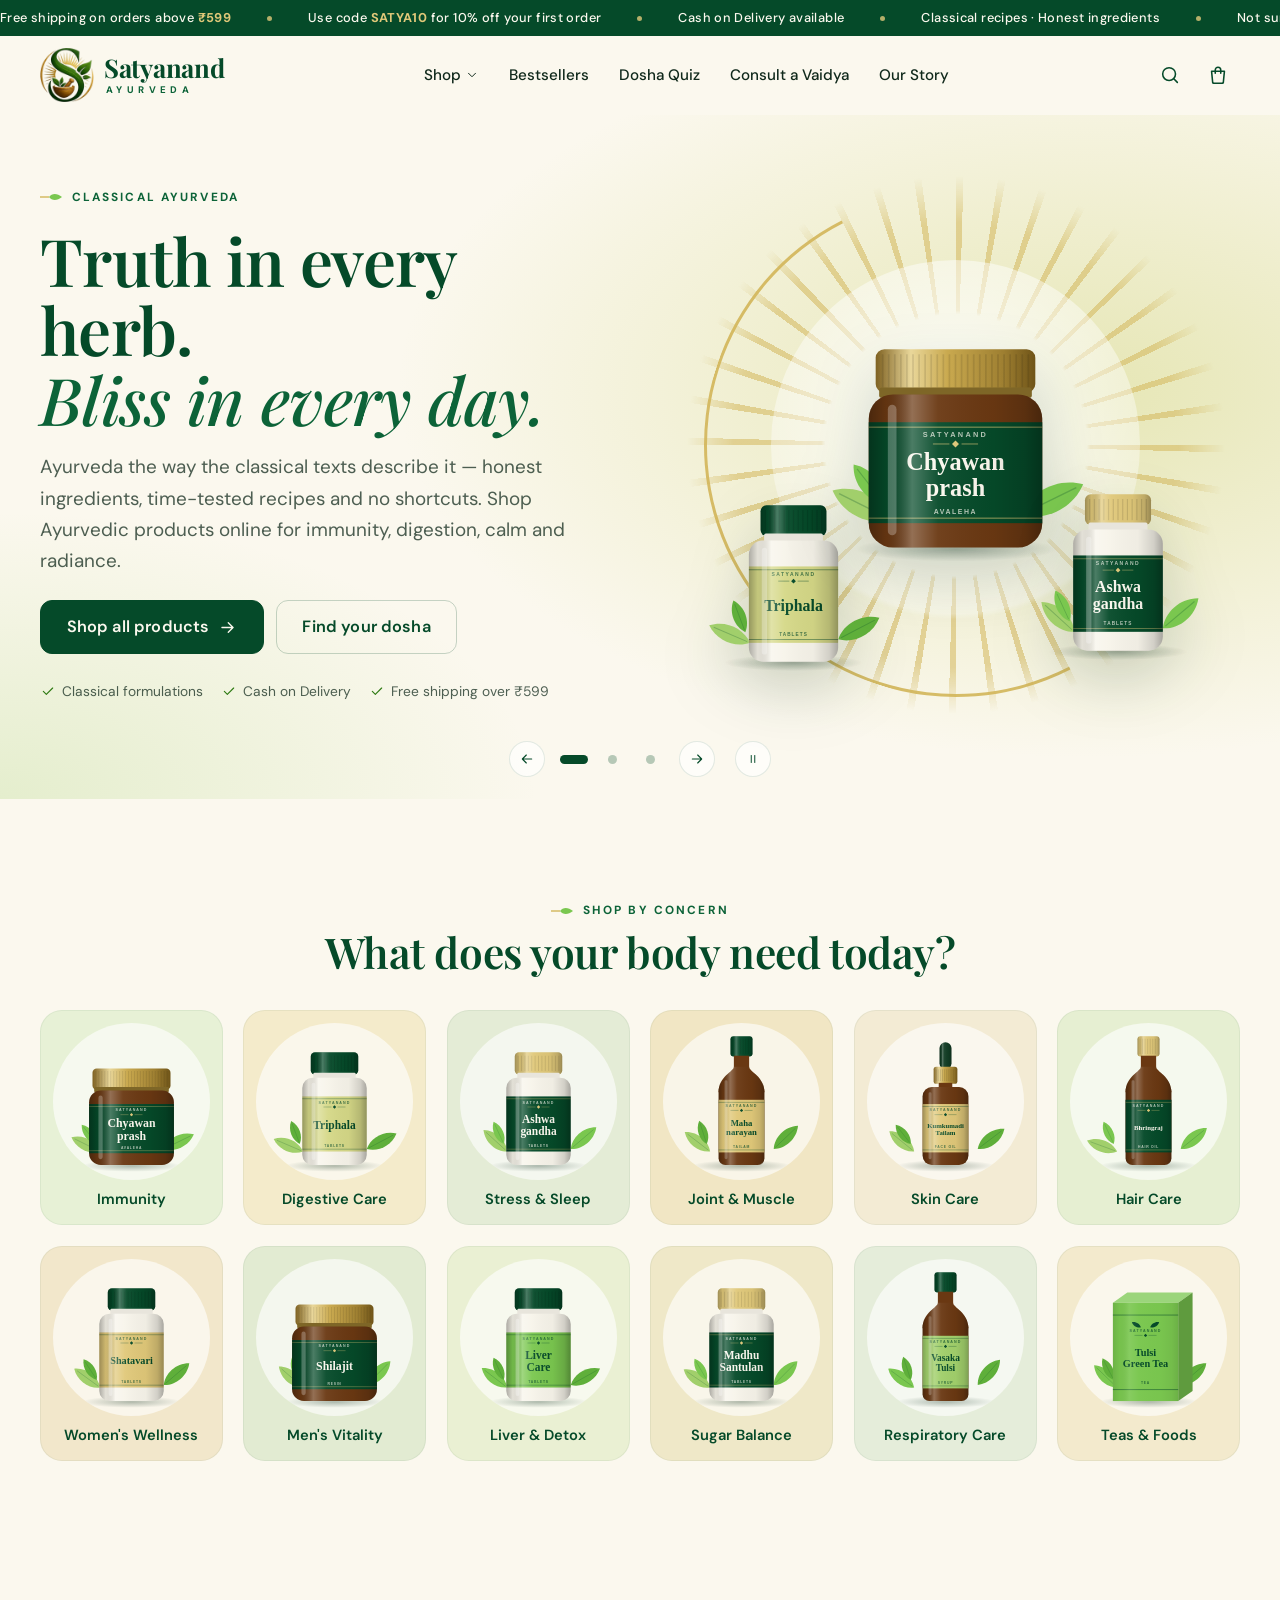
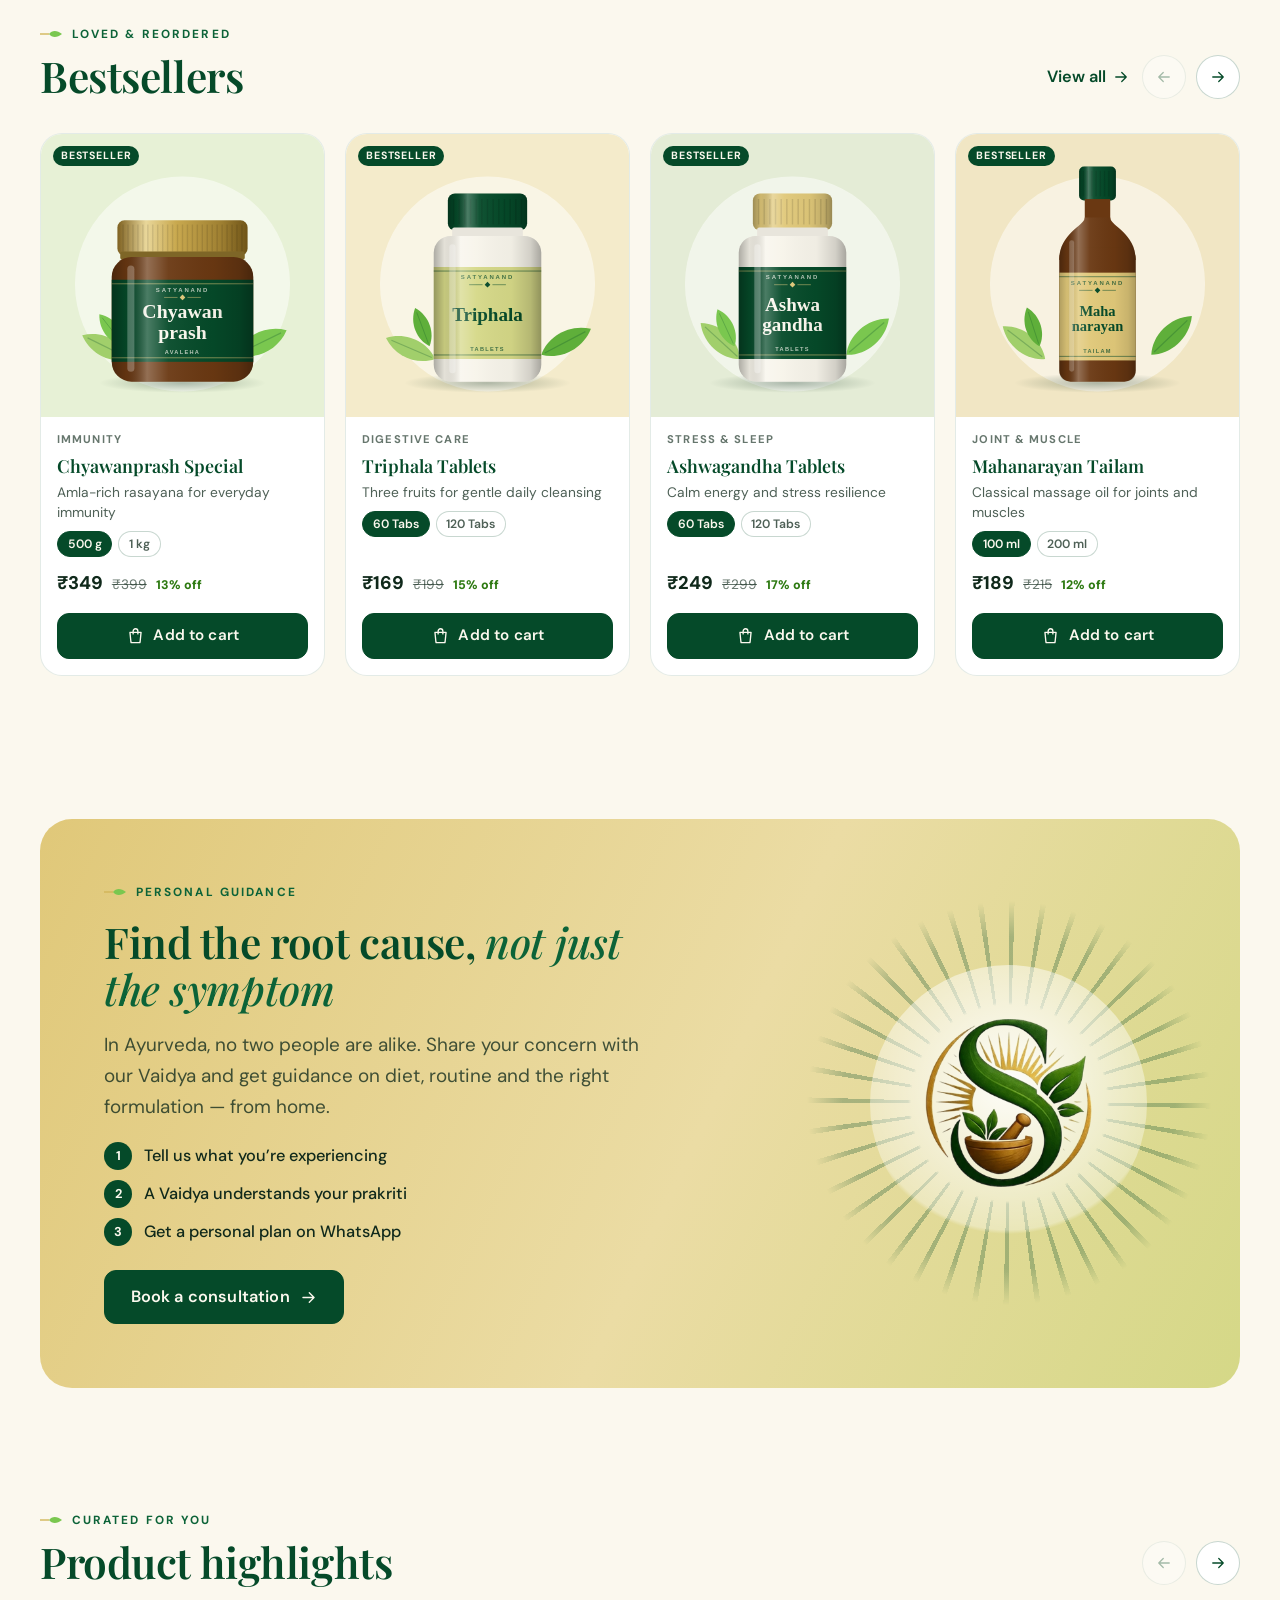
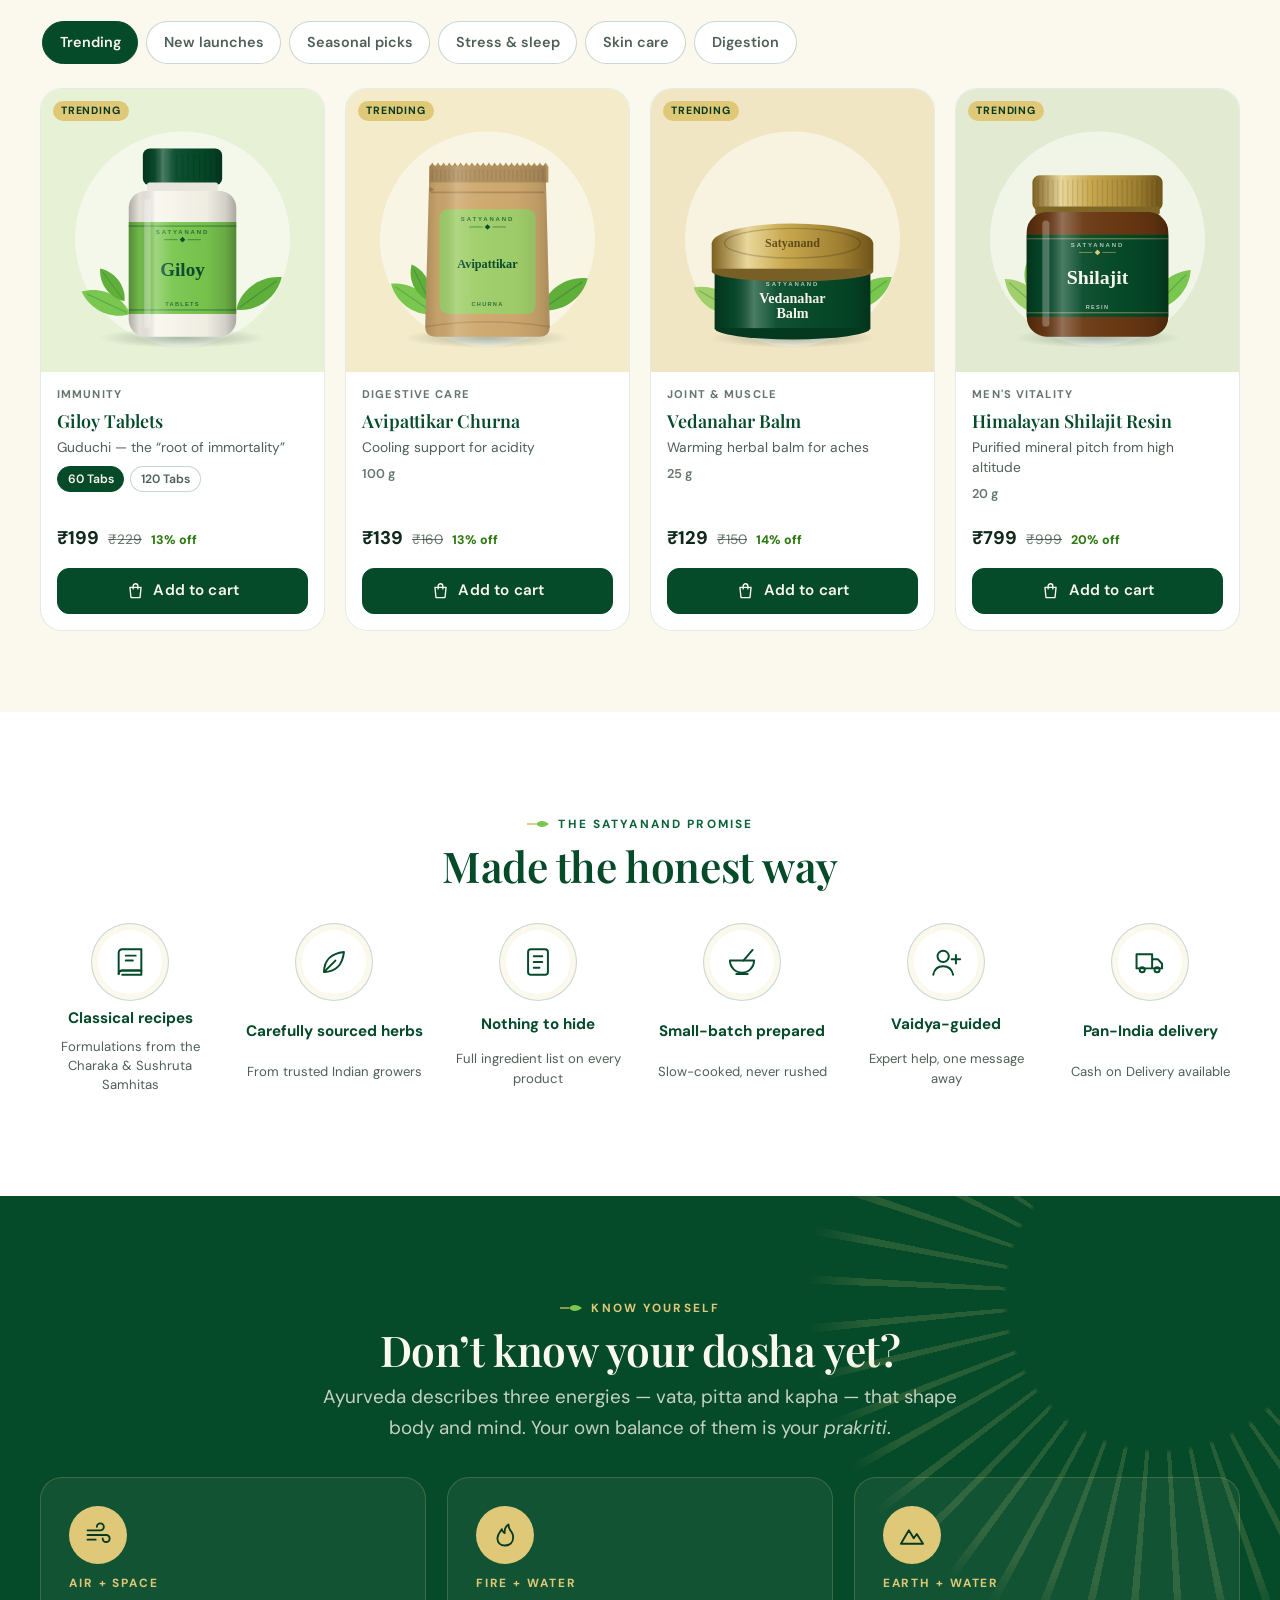
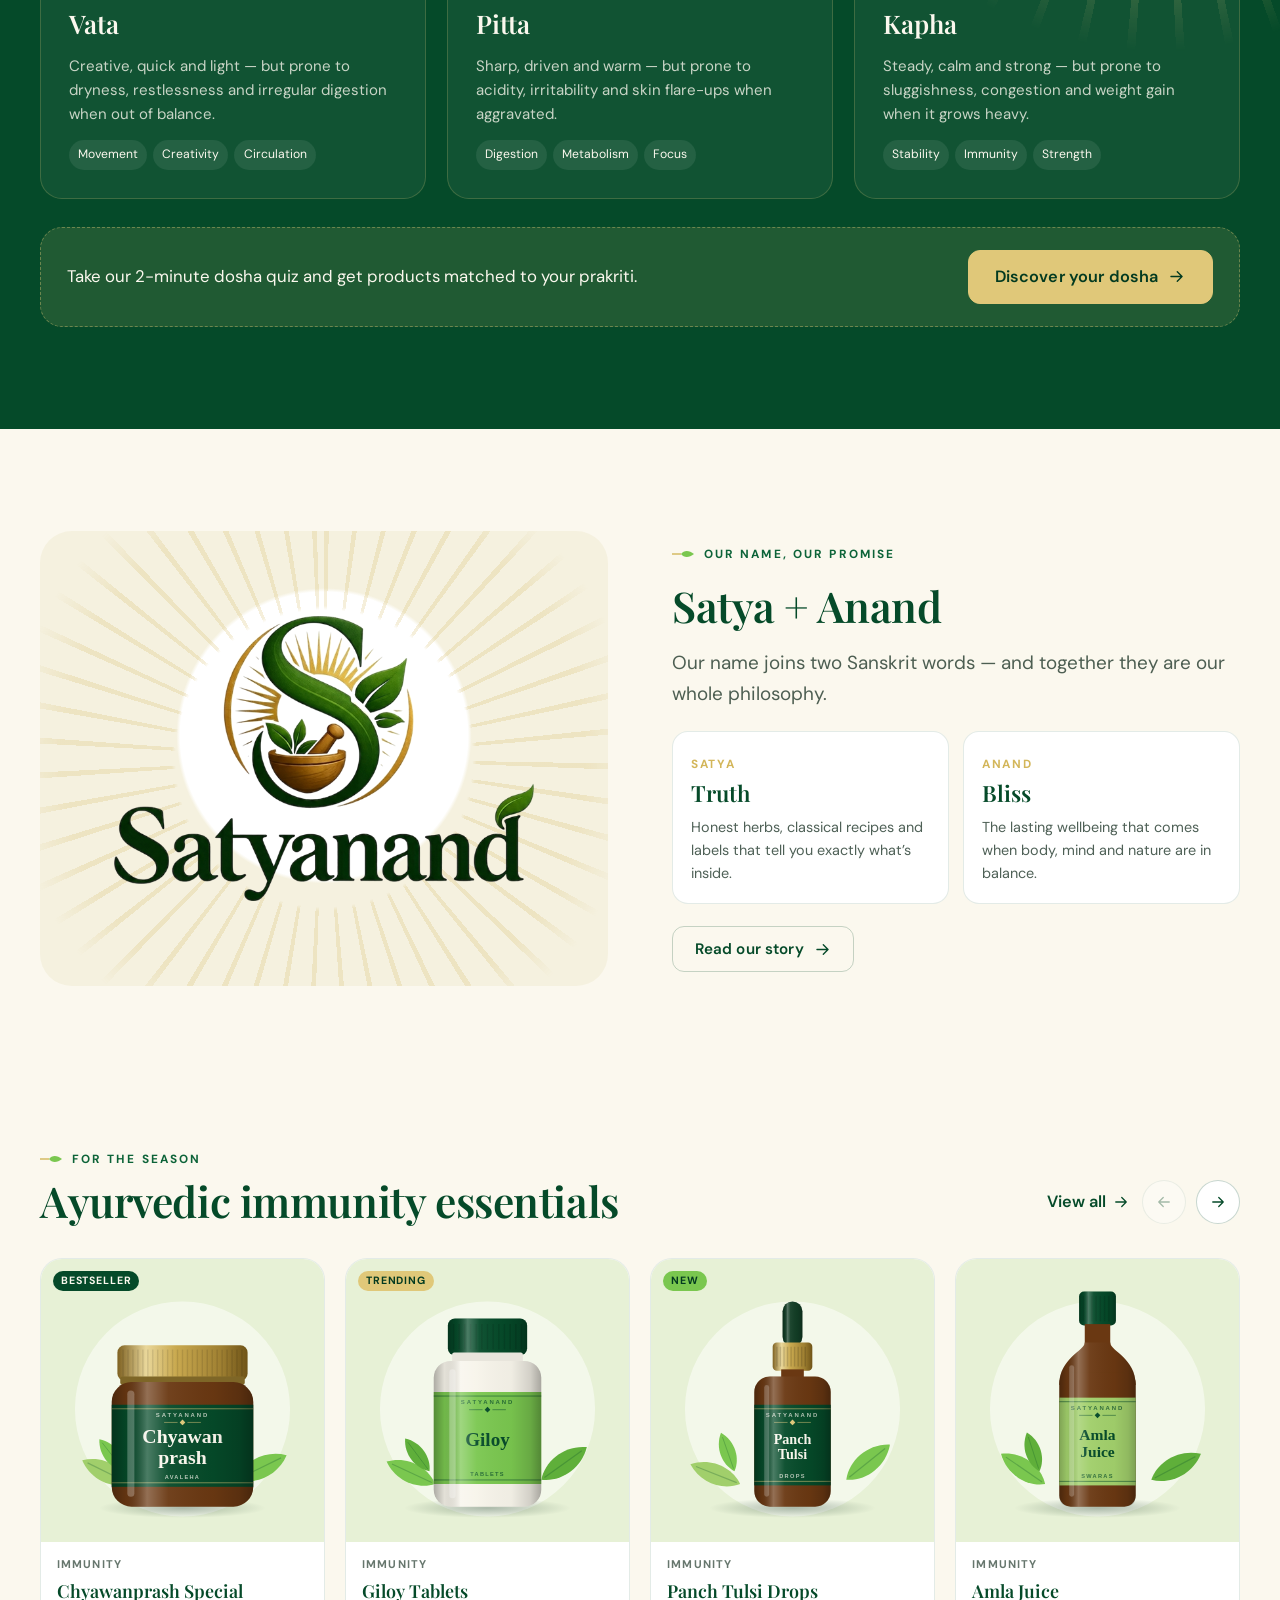
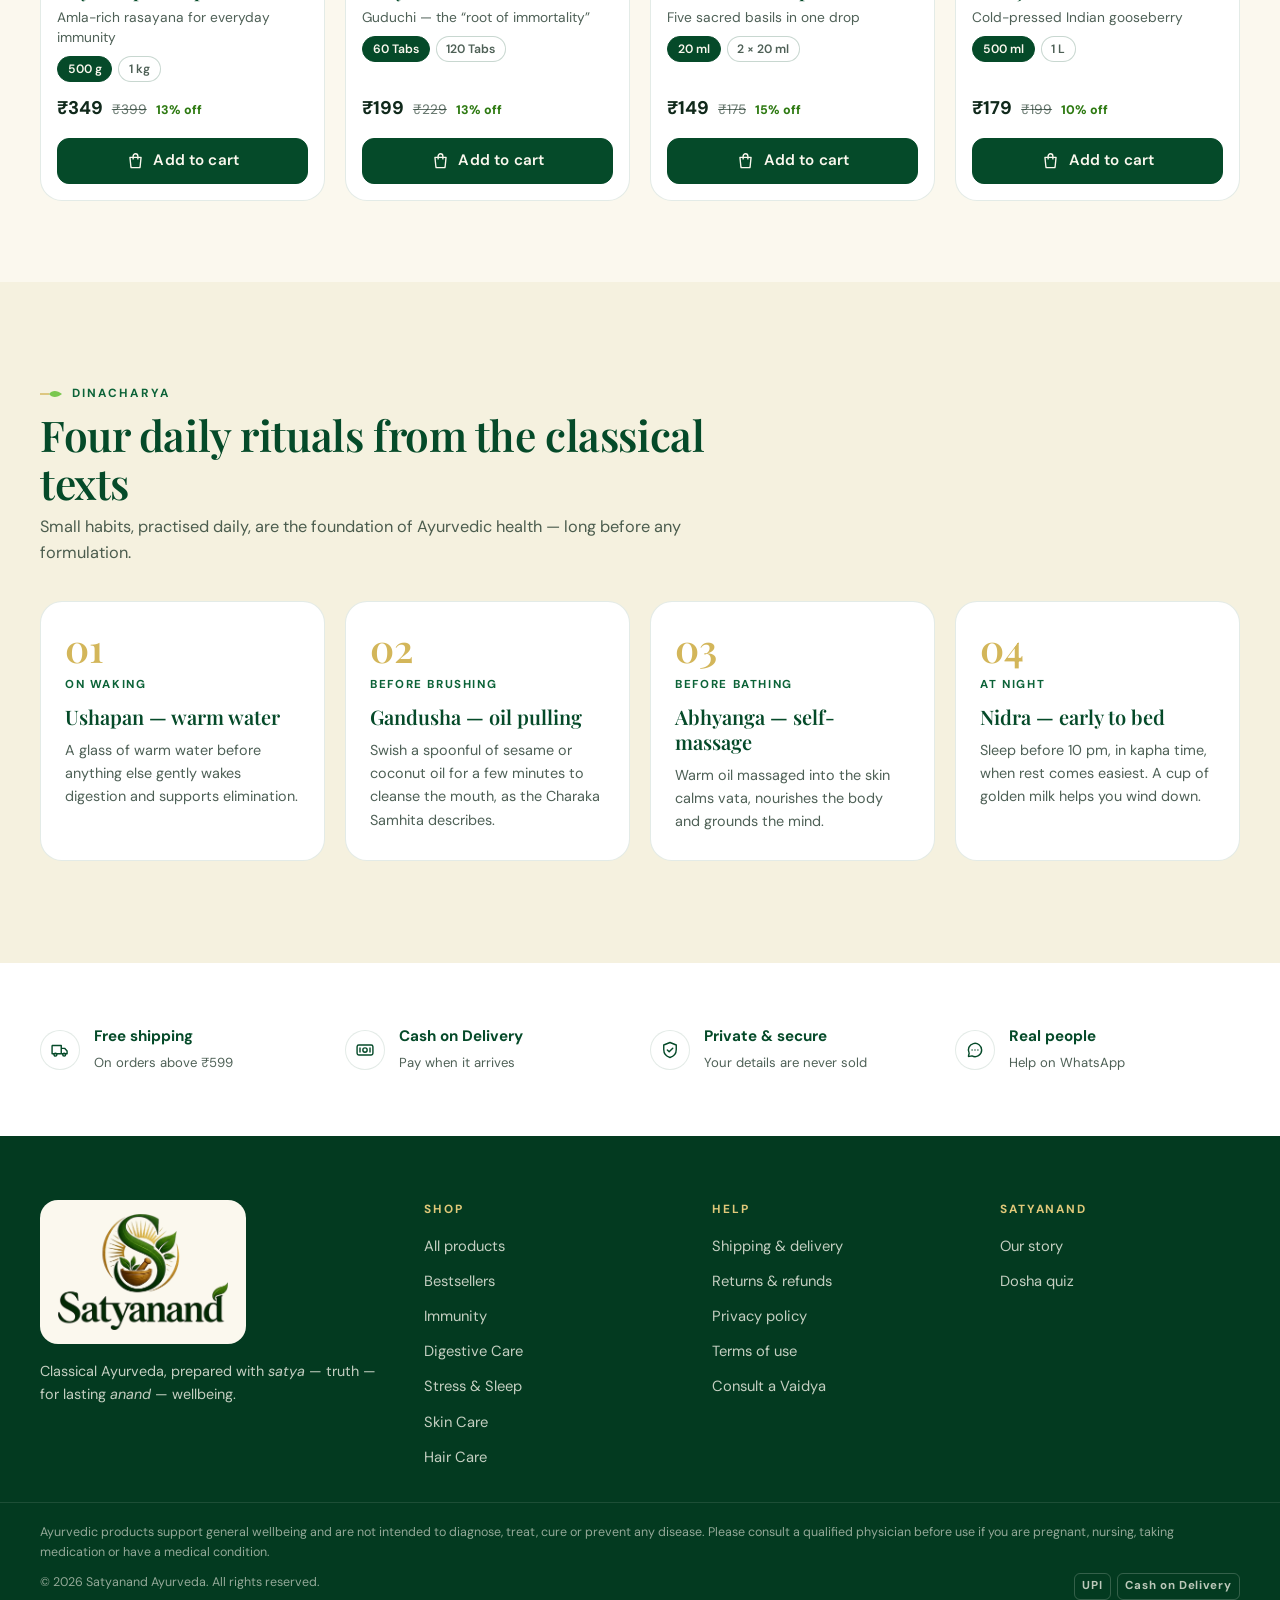
<file: index.html>
<!doctype html>
<html lang="en-IN">
<head>
<meta charset="utf-8">
<meta name="viewport" content="width=device-width, initial-scale=1, viewport-fit=cover">
<title>Ayurvedic Products Online in India | Satyanand Ayurveda</title>
<meta name="description" content="Shop Ayurvedic products online: classical formulations for immunity, digestion and stress, plus herbal skin and hair care. Cash on Delivery across India.">
<link rel="canonical" href="https://zeus-shourya.github.io/satyanand-ayurveda/">
<meta name="robots" content="index, follow, max-image-preview:large">
<meta name="theme-color" content="#054A29">
<meta property="og:type" content="website">
<meta property="og:site_name" content="Satyanand Ayurveda">
<meta property="og:locale" content="en_IN">
<meta property="og:title" content="Ayurvedic Products Online in India | Satyanand Ayurveda">
<meta property="og:description" content="Shop Ayurvedic products online: classical formulations for immunity, digestion and stress, plus herbal skin and hair care. Cash on Delivery across India.">
<meta property="og:url" content="https://zeus-shourya.github.io/satyanand-ayurveda/">
<meta property="og:image" content="https://zeus-shourya.github.io/satyanand-ayurveda/assets/img/og-image.jpg">
<meta property="og:image:width" content="1200">
<meta property="og:image:height" content="630">
<meta property="og:image:alt" content="Satyanand Ayurveda logo: a leaf-shaped S with a rising sun and a mortar and pestle">
<meta name="twitter:card" content="summary_large_image">
<meta name="twitter:title" content="Ayurvedic Products Online in India | Satyanand Ayurveda">
<meta name="twitter:description" content="Shop Ayurvedic products online: classical formulations for immunity, digestion and stress, plus herbal skin and hair care. Cash on Delivery across India.">
<meta name="twitter:image" content="https://zeus-shourya.github.io/satyanand-ayurveda/assets/img/og-image.jpg">
<script type="application/ld+json">
{
  "@context": "https://schema.org",
  "@graph": [
    {
      "@type": "OnlineStore",
      "@id": "https://zeus-shourya.github.io/satyanand-ayurveda/#business",
      "name": "Satyanand Ayurveda",
      "url": "https://zeus-shourya.github.io/satyanand-ayurveda/",
      "logo": {
        "@type": "ImageObject",
        "url": "https://zeus-shourya.github.io/satyanand-ayurveda/assets/img/icon-512.png",
        "width": 512,
        "height": 512
      },
      "image": "https://zeus-shourya.github.io/satyanand-ayurveda/assets/img/og-image.jpg",
      "description": "Online store for classical Ayurvedic formulations, herbal skin and hair care, and Ayurvedic teas and foods, delivered across India with Cash on Delivery.",
      "slogan": "Truth in every herb. Bliss in every day.",
      "areaServed": { "@type": "Country", "name": "India" }
    },
    {
      "@type": "WebSite",
      "@id": "https://zeus-shourya.github.io/satyanand-ayurveda/#website",
      "url": "https://zeus-shourya.github.io/satyanand-ayurveda/",
      "name": "Satyanand Ayurveda",
      "inLanguage": "en-IN",
      "publisher": { "@id": "https://zeus-shourya.github.io/satyanand-ayurveda/#business" }
    },
    {
      "@type": "WebPage",
      "@id": "https://zeus-shourya.github.io/satyanand-ayurveda/#webpage",
      "url": "https://zeus-shourya.github.io/satyanand-ayurveda/",
      "name": "Ayurvedic Products Online in India | Satyanand Ayurveda",
      "description": "Shop Ayurvedic products online: classical formulations for immunity, digestion and stress, plus herbal skin and hair care. Cash on Delivery across India.",
      "inLanguage": "en-IN",
      "isPartOf": { "@id": "https://zeus-shourya.github.io/satyanand-ayurveda/#website" },
      "about": { "@id": "https://zeus-shourya.github.io/satyanand-ayurveda/#business" }
    }
  ]
}
</script>
<link rel="icon" type="image/png" sizes="32x32" href="assets/img/favicon-32.png">
<link rel="apple-touch-icon" href="assets/img/apple-touch-icon.png">
<link rel="manifest" href="site.webmanifest">
<link rel="preconnect" href="https://fonts.googleapis.com">
<link rel="preconnect" href="https://fonts.gstatic.com" crossorigin>
<link rel="stylesheet" href="https://fonts.googleapis.com/css2?family=DM+Sans:opsz,wght@9..40,400..800&family=Playfair+Display:ital,wght@0,500..800;1,500..600&display=swap">
<link rel="stylesheet" href="assets/css/style.css?v=1">
<script>document.documentElement.classList.add('js')</script>
<script defer src="assets/js/config.js?v=1"></script>
<script defer src="assets/js/catalog.js?v=1"></script>
<script defer src="assets/js/packshot.js?v=1"></script>
<script defer src="assets/js/store.js?v=2"></script>
<script defer src="assets/js/home.js?v=1"></script>
</head>
<body data-page="home">

<a class="skip" href="#main">Skip to content</a>

<div class="announce" role="region" aria-label="Offers">
  <div class="announce__track">
    <div class="announce__group">
      <span>Free shipping on orders above <b>₹599</b></span><span class="announce__dot"></span>
      <span>Use code <b>SATYA10</b> for 10% off your first order</span><span class="announce__dot"></span>
      <span>Cash on Delivery available</span><span class="announce__dot"></span>
      <span>Classical recipes · Honest ingredients</span><span class="announce__dot"></span>
      <span>Not sure what to take? <b>Ask us on WhatsApp</b></span><span class="announce__dot"></span>
      <span>Free shipping on orders above <b>₹599</b></span><span class="announce__dot"></span>
      <span>Use code <b>SATYA10</b> for 10% off your first order</span><span class="announce__dot"></span>
      <span>Cash on Delivery available</span><span class="announce__dot"></span>
      <span>Classical recipes · Honest ingredients</span><span class="announce__dot"></span>
      <span>Not sure what to take? <b>Ask us on WhatsApp</b></span><span class="announce__dot"></span>
    </div>
    <div class="announce__group" aria-hidden="true">
      <span>Free shipping on orders above <b>₹599</b></span><span class="announce__dot"></span>
      <span>Use code <b>SATYA10</b> for 10% off your first order</span><span class="announce__dot"></span>
      <span>Cash on Delivery available</span><span class="announce__dot"></span>
      <span>Classical recipes · Honest ingredients</span><span class="announce__dot"></span>
      <span>Not sure what to take? <b>Ask us on WhatsApp</b></span><span class="announce__dot"></span>
      <span>Free shipping on orders above <b>₹599</b></span><span class="announce__dot"></span>
      <span>Use code <b>SATYA10</b> for 10% off your first order</span><span class="announce__dot"></span>
      <span>Cash on Delivery available</span><span class="announce__dot"></span>
      <span>Classical recipes · Honest ingredients</span><span class="announce__dot"></span>
      <span>Not sure what to take? <b>Ask us on WhatsApp</b></span><span class="announce__dot"></span>
    </div>
  </div>
</div>

<header class="site-header" data-header>
  <div class="wrap site-header__inner">
    <button class="icon-btn menu-btn" type="button" data-menu-open aria-controls="menu" aria-expanded="false" aria-label="Open menu"><svg class="i" viewBox="0 0 24 24" width="24" height="24" fill="none" stroke="currentColor" stroke-width="1.7" stroke-linecap="round" stroke-linejoin="round" aria-hidden="true" focusable="false"><path d="M4 7h16M4 12h16M4 17h11"/></svg></button>

    <a class="brand" href="index.html" aria-label="Satyanand Ayurveda — home">
      <img src="assets/img/emblem-128.png" alt="" width="54" height="54">
      <span class="brand__text"><span class="brand__name">Satyanand</span><span class="brand__sub">Ayurveda</span></span>
    </a>

    <nav class="primary-nav" aria-label="Main">
      <ul>
        <li class="has-mega">
          <a href="shop.html" data-nav="shop">Shop <svg class="i caret" viewBox="0 0 24 24" width="24" height="24" fill="none" stroke="currentColor" stroke-width="1.7" stroke-linecap="round" stroke-linejoin="round" aria-hidden="true" focusable="false"><path d="m6 9 6 6 6-6"/></svg></a>
          <div class="mega">
            <div class="wrap mega__inner">
              <div>
                <p class="mega__title">Everyday health</p>
                <ul class="mega__list">
                  <li><a href="shop.html?cat=immunity">Immunity<small>Everyday defence</small></a></li>
                  <li><a href="shop.html?cat=digestion">Digestive Care<small>Kindle agni, soothe the gut</small></a></li>
                  <li><a href="shop.html?cat=stress-sleep">Stress &amp; Sleep<small>A calmer mind, deeper rest</small></a></li>
                  <li><a href="shop.html?cat=joint-care">Joint &amp; Muscle<small>Move freely</small></a></li>
                  <li><a href="shop.html?cat=respiratory">Respiratory Care<small>Breathe easy</small></a></li>
                </ul>
              </div>
              <div>
                <p class="mega__title">Beauty &amp; vitality</p>
                <ul class="mega__list">
                  <li><a href="shop.html?cat=skin-care">Skin Care<small>Radiance through ritual</small></a></li>
                  <li><a href="shop.html?cat=hair-care">Hair Care<small>Rooted and strong</small></a></li>
                  <li><a href="shop.html?cat=womens-wellness">Women’s Wellness<small>Balance through every phase</small></a></li>
                  <li><a href="shop.html?cat=mens-vitality">Men’s Vitality<small>Stamina and strength</small></a></li>
                </ul>
              </div>
              <div>
                <p class="mega__title">Care &amp; kitchen</p>
                <ul class="mega__list">
                  <li><a href="shop.html?cat=liver-detox">Liver &amp; Detox<small>Cleanse and restore</small></a></li>
                  <li><a href="shop.html?cat=sugar-balance">Sugar Balance<small>Healthy metabolism</small></a></li>
                  <li><a href="shop.html?cat=teas-foods">Teas &amp; Foods<small>Ayurveda for your kitchen</small></a></li>
                  <li><a href="shop.html">All products<small>The full range</small></a></li>
                </ul>
              </div>
              <div class="mega__promo">
                <h3>Know your dosha, choose better</h3>
                <p>Ten questions, two minutes, products matched to your prakriti.</p>
                <a class="btn btn--gold btn--sm" href="dosha-quiz.html">Take the quiz <svg class="i" viewBox="0 0 24 24" width="24" height="24" fill="none" stroke="currentColor" stroke-width="1.7" stroke-linecap="round" stroke-linejoin="round" aria-hidden="true" focusable="false"><path d="M5 12h14M13 6l6 6-6 6"/></svg></a>
              </div>
            </div>
          </div>
        </li>
        <li><a href="shop.html?badge=bestseller" data-nav="bestsellers">Bestsellers</a></li>
        <li><a href="dosha-quiz.html" data-nav="quiz">Dosha Quiz</a></li>
        <li><a href="consult.html" data-nav="consult">Consult a Vaidya</a></li>
        <li><a href="about.html" data-nav="about">Our Story</a></li>
      </ul>
    </nav>

    <div class="site-header__actions">
      <button class="icon-btn" type="button" data-search-open aria-controls="search" aria-expanded="false" aria-label="Search products"><svg class="i" viewBox="0 0 24 24" width="24" height="24" fill="none" stroke="currentColor" stroke-width="1.7" stroke-linecap="round" stroke-linejoin="round" aria-hidden="true" focusable="false"><circle cx="11" cy="11" r="7"/><path d="m20 20-3.6-3.6"/></svg></button>
      <button class="icon-btn cart-btn" type="button" data-cart-open aria-controls="cart" aria-expanded="false" aria-label="Cart"><svg class="i" viewBox="0 0 24 24" width="24" height="24" fill="none" stroke="currentColor" stroke-width="1.7" stroke-linecap="round" stroke-linejoin="round" aria-hidden="true" focusable="false"><path d="M5 8h14l-1.2 12.2a1 1 0 0 1-1 .8H7.2a1 1 0 0 1-1-.8L5 8Z"/><path d="M9 10V6.5a3 3 0 0 1 6 0V10"/></svg><span class="cart-count" data-cart-count hidden>0</span></button>
    </div>
  </div>
</header>

<div class="drawer drawer--left" id="menu" role="dialog" aria-modal="true" aria-label="Menu" hidden>
  <div class="drawer__scrim" data-close></div>
  <div class="drawer__panel">
    <div class="drawer__head">
      <a class="brand" href="index.html" aria-label="Satyanand Ayurveda — home">
        <img src="assets/img/emblem-128.png" alt="" width="44" height="44">
        <span class="brand__text"><span class="brand__name">Satyanand</span><span class="brand__sub">Ayurveda</span></span>
      </a>
      <button class="icon-btn" type="button" data-close aria-label="Close menu"><svg class="i" viewBox="0 0 24 24" width="24" height="24" fill="none" stroke="currentColor" stroke-width="1.7" stroke-linecap="round" stroke-linejoin="round" aria-hidden="true" focusable="false"><path d="M6 6l12 12M18 6 6 18"/></svg></button>
    </div>
    <div class="drawer__body">
      <nav class="menu-nav" aria-label="Menu">
        <a href="shop.html">Shop all <svg class="i" viewBox="0 0 24 24" width="24" height="24" fill="none" stroke="currentColor" stroke-width="1.7" stroke-linecap="round" stroke-linejoin="round" aria-hidden="true" focusable="false"><path d="M5 12h14M13 6l6 6-6 6"/></svg></a>
        <a href="shop.html?badge=bestseller">Bestsellers <svg class="i" viewBox="0 0 24 24" width="24" height="24" fill="none" stroke="currentColor" stroke-width="1.7" stroke-linecap="round" stroke-linejoin="round" aria-hidden="true" focusable="false"><path d="M5 12h14M13 6l6 6-6 6"/></svg></a>
        <a href="dosha-quiz.html">Dosha Quiz <svg class="i" viewBox="0 0 24 24" width="24" height="24" fill="none" stroke="currentColor" stroke-width="1.7" stroke-linecap="round" stroke-linejoin="round" aria-hidden="true" focusable="false"><path d="M5 12h14M13 6l6 6-6 6"/></svg></a>
        <a href="consult.html">Consult a Vaidya <svg class="i" viewBox="0 0 24 24" width="24" height="24" fill="none" stroke="currentColor" stroke-width="1.7" stroke-linecap="round" stroke-linejoin="round" aria-hidden="true" focusable="false"><path d="M5 12h14M13 6l6 6-6 6"/></svg></a>
        <a href="about.html">Our Story <svg class="i" viewBox="0 0 24 24" width="24" height="24" fill="none" stroke="currentColor" stroke-width="1.7" stroke-linecap="round" stroke-linejoin="round" aria-hidden="true" focusable="false"><path d="M5 12h14M13 6l6 6-6 6"/></svg></a>
      </nav>
      <p class="menu-label">Shop by category</p>
      <div class="menu-cats">
        <a href="shop.html?cat=immunity">Immunity</a>
        <a href="shop.html?cat=digestion">Digestive Care</a>
        <a href="shop.html?cat=stress-sleep">Stress &amp; Sleep</a>
        <a href="shop.html?cat=joint-care">Joint &amp; Muscle</a>
        <a href="shop.html?cat=skin-care">Skin Care</a>
        <a href="shop.html?cat=hair-care">Hair Care</a>
        <a href="shop.html?cat=womens-wellness">Women’s Wellness</a>
        <a href="shop.html?cat=mens-vitality">Men’s Vitality</a>
        <a href="shop.html?cat=liver-detox">Liver &amp; Detox</a>
        <a href="shop.html?cat=sugar-balance">Sugar Balance</a>
        <a href="shop.html?cat=respiratory">Respiratory</a>
        <a href="shop.html?cat=teas-foods">Teas &amp; Foods</a>
      </div>
      <div data-wa-wrap>
        <p class="menu-label">Need help choosing?</p>
        <a class="btn btn--wa btn--block" style="margin-top:10px" href="#" data-wa="Hello Satyanand Ayurveda, I'd like help choosing a product."><svg class="i" viewBox="0 0 24 24" width="24" height="24" aria-hidden="true" focusable="false"><path fill="currentColor" d="M12.04 2a9.9 9.9 0 0 0-8.59 14.86L2 22l5.27-1.38A9.9 9.9 0 1 0 12.04 2Zm0 18.13a8.2 8.2 0 0 1-4.19-1.15l-.3-.18-3.12.82.83-3.04-.2-.31a8.23 8.23 0 1 1 6.98 3.86Zm4.51-6.16c-.25-.12-1.47-.72-1.7-.8-.23-.09-.39-.13-.56.12-.16.25-.64.8-.79.97-.14.16-.29.19-.54.06a6.73 6.73 0 0 1-3.34-2.92c-.25-.43.25-.4.72-1.34.08-.16.04-.3-.02-.43l-.76-1.83c-.2-.48-.4-.41-.56-.42h-.47a.9.9 0 0 0-.66.31 2.76 2.76 0 0 0-.86 2.05 4.8 4.8 0 0 0 1 2.55 11 11 0 0 0 4.2 3.71c1.57.68 2.18.73 2.97.62.48-.07 1.47-.6 1.68-1.18.2-.58.2-1.08.14-1.18-.06-.1-.23-.17-.48-.29Z"/></svg> Chat on WhatsApp</a>
      </div>
    </div>
  </div>
</div>

<main id="main">

  <!-- ============ HERO ============ -->
  <section class="hero" data-hero aria-roledescription="carousel" aria-label="Featured">
    <div class="hero__viewport">
      <div class="hero__track" data-hero-track aria-live="off">

        <div class="slide slide--cream" role="group" aria-roledescription="slide" aria-label="1 of 3">
          <div class="wrap slide__inner">
            <div class="slide__text">
              <span class="eyebrow">Classical Ayurveda</span>
              <h1 class="h1">Truth in every herb.<br><em>Bliss in every day.</em></h1>
              <p class="lead">Ayurveda the way the classical texts describe it — honest ingredients, time-tested recipes and no shortcuts. Shop Ayurvedic products online for immunity, digestion, calm and radiance.</p>
              <div class="slide__ctas">
                <a class="btn btn--primary btn--lg" href="shop.html">Shop all products <svg class="i" viewBox="0 0 24 24" width="24" height="24" fill="none" stroke="currentColor" stroke-width="1.7" stroke-linecap="round" stroke-linejoin="round" aria-hidden="true" focusable="false"><path d="M5 12h14M13 6l6 6-6 6"/></svg></a>
                <a class="btn btn--outline btn--lg" href="dosha-quiz.html">Find your dosha</a>
              </div>
              <ul class="slide__ticks">
                <li><svg class="i" viewBox="0 0 24 24" width="24" height="24" fill="none" stroke="currentColor" stroke-width="1.7" stroke-linecap="round" stroke-linejoin="round" aria-hidden="true" focusable="false"><path d="m5 12.5 4.5 4.5L19 7.5"/></svg> Classical formulations</li>
                <li><svg class="i" viewBox="0 0 24 24" width="24" height="24" fill="none" stroke="currentColor" stroke-width="1.7" stroke-linecap="round" stroke-linejoin="round" aria-hidden="true" focusable="false"><path d="m5 12.5 4.5 4.5L19 7.5"/></svg> Cash on Delivery</li>
                <li><svg class="i" viewBox="0 0 24 24" width="24" height="24" fill="none" stroke="currentColor" stroke-width="1.7" stroke-linecap="round" stroke-linejoin="round" aria-hidden="true" focusable="false"><path d="m5 12.5 4.5 4.5L19 7.5"/></svg> Free shipping over ₹599</li>
              </ul>
            </div>
            <div class="slide__art">
              <div class="art">
                <span class="art__sun"></span><span class="art__disc"></span><span class="art__arc"></span>
                <img class="art__left" data-packshot="triphala-tablets" data-bare src="[data-uri]" alt="" width="400" height="400">
                <img class="art__main" data-packshot="chyawanprash" data-bare src="[data-uri]" alt="Satyanand Chyawanprash Special" width="400" height="400">
                <img class="art__right" data-packshot="ashwagandha-tablets" data-bare src="[data-uri]" alt="" width="400" height="400">
              </div>
            </div>
          </div>
        </div>

        <div class="slide slide--forest on-dark" role="group" aria-roledescription="slide" aria-label="2 of 3">
          <div class="wrap slide__inner">
            <div class="slide__text">
              <span class="eyebrow">Seasonal ritual</span>
              <h2 class="h1">Build your <em>winter shield</em> the classical way</h2>
              <p class="lead">Chyawanprash, Giloy and Panch Tulsi — the trio Ayurveda has trusted through every change of season.</p>
              <p class="offer-tag">Save up to <b>15%</b> on immunity essentials</p>
              <div class="slide__ctas">
                <a class="btn btn--gold btn--lg" href="shop.html?cat=immunity">Shop immunity <svg class="i" viewBox="0 0 24 24" width="24" height="24" fill="none" stroke="currentColor" stroke-width="1.7" stroke-linecap="round" stroke-linejoin="round" aria-hidden="true" focusable="false"><path d="M5 12h14M13 6l6 6-6 6"/></svg></a>
                <a class="btn btn--outline btn--lg" href="product.html?id=chyawanprash">View Chyawanprash</a>
              </div>
            </div>
            <div class="slide__art">
              <div class="art" style="--ray:rgba(224,200,121,.4)">
                <span class="art__sun"></span><span class="art__disc"></span><span class="art__arc"></span>
                <img class="art__left" data-packshot="tulsi-drops" data-bare src="[data-uri]" alt="" width="400" height="400" loading="lazy">
                <img class="art__main" data-packshot="giloy-tablets" data-bare src="[data-uri]" alt="Satyanand Giloy Tablets" width="400" height="400" loading="lazy">
                <img class="art__right" data-packshot="chyawanprash" data-bare src="[data-uri]" alt="" width="400" height="400" loading="lazy">
              </div>
            </div>
          </div>
        </div>

        <div class="slide slide--gold" role="group" aria-roledescription="slide" aria-label="3 of 3">
          <div class="wrap slide__inner">
            <div class="slide__text">
              <span class="eyebrow">Herbal skin care</span>
              <h2 class="h1">The saffron secret to <em>radiant skin</em></h2>
              <p class="lead">Kumkumadi Tailam, Haldi Chandan Ubtan and pure Gulab Jal — beauty rituals from the classical texts, made the slow way.</p>
              <div class="slide__ctas">
                <a class="btn btn--primary btn--lg" href="shop.html?cat=skin-care">Shop skin care <svg class="i" viewBox="0 0 24 24" width="24" height="24" fill="none" stroke="currentColor" stroke-width="1.7" stroke-linecap="round" stroke-linejoin="round" aria-hidden="true" focusable="false"><path d="M5 12h14M13 6l6 6-6 6"/></svg></a>
                <a class="btn btn--outline btn--lg" href="product.html?id=kumkumadi-tailam">Explore Kumkumadi</a>
              </div>
            </div>
            <div class="slide__art">
              <div class="art" style="--ray:rgba(5,74,41,.22)">
                <span class="art__sun"></span><span class="art__disc"></span><span class="art__arc"></span>
                <img class="art__left" data-packshot="haldi-chandan-ubtan" data-bare src="[data-uri]" alt="" width="400" height="400" loading="lazy">
                <img class="art__main" data-packshot="kumkumadi-tailam" data-bare src="[data-uri]" alt="Satyanand Kumkumadi Tailam" width="400" height="400" loading="lazy">
                <img class="art__right" data-packshot="rose-water" data-bare src="[data-uri]" alt="" width="400" height="400" loading="lazy">
              </div>
            </div>
          </div>
        </div>

      </div>
    </div>

    <div class="hero__controls">
      <button class="hero__ctrl hero__ctrl--prev" type="button" data-hero-prev aria-label="Previous slide"><svg class="i" viewBox="0 0 24 24" width="24" height="24" fill="none" stroke="currentColor" stroke-width="1.7" stroke-linecap="round" stroke-linejoin="round" aria-hidden="true" focusable="false"><path d="M5 12h14M13 6l6 6-6 6"/></svg></button>
      <div class="hero__dots" data-hero-dots></div>
      <button class="hero__ctrl" type="button" data-hero-next aria-label="Next slide"><svg class="i" viewBox="0 0 24 24" width="24" height="24" fill="none" stroke="currentColor" stroke-width="1.7" stroke-linecap="round" stroke-linejoin="round" aria-hidden="true" focusable="false"><path d="M5 12h14M13 6l6 6-6 6"/></svg></button>
      <button class="hero__ctrl hero__pause" type="button" data-hero-pause aria-label="Pause slideshow"><svg class="i" viewBox="0 0 24 24" width="24" height="24" fill="none" stroke="currentColor" stroke-width="1.7" stroke-linecap="round" stroke-linejoin="round" aria-hidden="true" focusable="false"><path d="M9 6v12M15 6v12"/></svg></button>
    </div>
  </section>

  <!-- ============ CATEGORIES ============ -->
  <section class="section" aria-labelledby="cat-title">
    <div class="wrap">
      <div class="sec-head sec-head--center" data-reveal>
        <div class="sec-head__text">
          <span class="eyebrow">Shop by concern</span>
          <h2 class="h2" id="cat-title">What does your body need today?</h2>
        </div>
      </div>
      <div class="cats" data-categories data-reveal></div>
    </div>
  </section>

  <!-- ============ BESTSELLERS ============ -->
  <section class="section section--tight" aria-labelledby="best-title">
    <div class="wrap rail" data-rail>
      <div class="sec-head">
        <div class="sec-head__text">
          <span class="eyebrow">Loved &amp; reordered</span>
          <h2 class="h2" id="best-title">Bestsellers</h2>
        </div>
        <div class="sec-head__tools">
          <a class="link-arrow" href="shop.html?badge=bestseller">View all <svg class="i" viewBox="0 0 24 24" width="24" height="24" fill="none" stroke="currentColor" stroke-width="1.7" stroke-linecap="round" stroke-linejoin="round" aria-hidden="true" focusable="false"><path d="M5 12h14M13 6l6 6-6 6"/></svg></a>
          <button class="round-btn round-btn--prev" type="button" data-rail-prev aria-label="Scroll bestsellers left"><svg class="i" viewBox="0 0 24 24" width="24" height="24" fill="none" stroke="currentColor" stroke-width="1.7" stroke-linecap="round" stroke-linejoin="round" aria-hidden="true" focusable="false"><path d="M5 12h14M13 6l6 6-6 6"/></svg></button>
          <button class="round-btn" type="button" data-rail-next aria-label="Scroll bestsellers right"><svg class="i" viewBox="0 0 24 24" width="24" height="24" fill="none" stroke="currentColor" stroke-width="1.7" stroke-linecap="round" stroke-linejoin="round" aria-hidden="true" focusable="false"><path d="M5 12h14M13 6l6 6-6 6"/></svg></button>
        </div>
      </div>
      <div class="rail__track" data-rail-track data-products="badge:bestseller"></div>
    </div>
  </section>

  <!-- ============ CONSULT ============ -->
  <section class="section section--tight">
    <div class="wrap">
      <div class="consult" data-reveal>
        <div class="consult__text">
          <span class="eyebrow">Personal guidance</span>
          <h2 class="h2">Find the root cause, <em>not just the symptom</em></h2>
          <p class="lead">In Ayurveda, no two people are alike. Share your concern with our Vaidya and get guidance on diet, routine and the right formulation — from home.</p>
          <ol class="consult__steps">
            <li><b>1</b>Tell us what you’re experiencing</li>
            <li><b>2</b>A Vaidya understands your prakriti</li>
            <li><b>3</b>Get a personal plan on WhatsApp</li>
          </ol>
          <a class="btn btn--primary btn--lg" href="consult.html">Book a consultation <svg class="i" viewBox="0 0 24 24" width="24" height="24" fill="none" stroke="currentColor" stroke-width="1.7" stroke-linecap="round" stroke-linejoin="round" aria-hidden="true" focusable="false"><path d="M5 12h14M13 6l6 6-6 6"/></svg></a>
        </div>
        <div class="consult__art" aria-hidden="true">
          <div class="art">
            <span class="art__sun"></span><span class="art__disc"></span>
            <img class="art__emblem" src="assets/img/emblem.png" alt="" width="256" height="256" loading="lazy" decoding="async">
          </div>
        </div>
      </div>
    </div>
  </section>

  <!-- ============ HIGHLIGHTS (tabs) ============ -->
  <section class="section section--tight" aria-labelledby="hl-title">
    <div class="wrap rail" data-rail>
      <div class="sec-head">
        <div class="sec-head__text">
          <span class="eyebrow">Curated for you</span>
          <h2 class="h2" id="hl-title">Product highlights</h2>
        </div>
        <div class="sec-head__tools">
          <button class="round-btn round-btn--prev" type="button" data-rail-prev aria-label="Scroll highlights left"><svg class="i" viewBox="0 0 24 24" width="24" height="24" fill="none" stroke="currentColor" stroke-width="1.7" stroke-linecap="round" stroke-linejoin="round" aria-hidden="true" focusable="false"><path d="M5 12h14M13 6l6 6-6 6"/></svg></button>
          <button class="round-btn" type="button" data-rail-next aria-label="Scroll highlights right"><svg class="i" viewBox="0 0 24 24" width="24" height="24" fill="none" stroke="currentColor" stroke-width="1.7" stroke-linecap="round" stroke-linejoin="round" aria-hidden="true" focusable="false"><path d="M5 12h14M13 6l6 6-6 6"/></svg></button>
        </div>
      </div>
      <div class="tabs" role="tablist" aria-label="Highlights" data-tabs>
        <button class="tab" type="button" role="tab" id="tab-trending" aria-controls="hl-panel" aria-selected="true" data-tab="badge:trending">Trending</button>
        <button class="tab" type="button" role="tab" id="tab-new" aria-controls="hl-panel" aria-selected="false" tabindex="-1" data-tab="badge:new">New launches</button>
        <button class="tab" type="button" role="tab" id="tab-seasonal" aria-controls="hl-panel" aria-selected="false" tabindex="-1" data-tab="badge:seasonal">Seasonal picks</button>
        <button class="tab" type="button" role="tab" id="tab-sleep" aria-controls="hl-panel" aria-selected="false" tabindex="-1" data-tab="category:stress-sleep">Stress &amp; sleep</button>
        <button class="tab" type="button" role="tab" id="tab-skin" aria-controls="hl-panel" aria-selected="false" tabindex="-1" data-tab="category:skin-care">Skin care</button>
        <button class="tab" type="button" role="tab" id="tab-digest" aria-controls="hl-panel" aria-selected="false" tabindex="-1" data-tab="category:digestion">Digestion</button>
      </div>
      <div class="rail__track" id="hl-panel" role="tabpanel" aria-labelledby="tab-trending" data-rail-track data-products="badge:trending"></div>
    </div>
  </section>

  <!-- ============ PROMISE ============ -->
  <section class="section section--paper" aria-labelledby="usp-title">
    <div class="wrap">
      <div class="sec-head sec-head--center" data-reveal>
        <div class="sec-head__text">
          <span class="eyebrow">The Satyanand promise</span>
          <h2 class="h2" id="usp-title">Made the honest way</h2>
        </div>
      </div>
      <ul class="usps" data-reveal>
        <li class="usp"><span class="usp__icon"><svg class="i" viewBox="0 0 24 24" width="24" height="24" fill="none" stroke="currentColor" stroke-width="1.7" stroke-linecap="round" stroke-linejoin="round" aria-hidden="true" focusable="false"><path d="M4 5.5A2.5 2.5 0 0 1 6.5 3H20v15H6.5A2.5 2.5 0 0 0 4 20.5v-15Z"/><path d="M4 20.5A2.5 2.5 0 0 1 6.5 18H20v3H6.5"/><path d="M9 7.5h7M9 11h5"/></svg></span><h3>Classical recipes</h3><p>Formulations from the Charaka &amp; Sushruta Samhitas</p></li>
        <li class="usp"><span class="usp__icon"><svg class="i" viewBox="0 0 24 24" width="24" height="24" fill="none" stroke="currentColor" stroke-width="1.7" stroke-linecap="round" stroke-linejoin="round" aria-hidden="true" focusable="false"><path d="M5 19c0-8 5-13 14-14-1 9-6 14-14 14Z"/><path d="M5 19 13 11"/></svg></span><h3>Carefully sourced herbs</h3><p>From trusted Indian growers</p></li>
        <li class="usp"><span class="usp__icon"><svg class="i" viewBox="0 0 24 24" width="24" height="24" fill="none" stroke="currentColor" stroke-width="1.7" stroke-linecap="round" stroke-linejoin="round" aria-hidden="true" focusable="false"><rect x="5" y="3" width="14" height="18" rx="2"/><path d="M9 8h6M9 12h6M9 16h4"/></svg></span><h3>Nothing to hide</h3><p>Full ingredient list on every product</p></li>
        <li class="usp"><span class="usp__icon"><svg class="i" viewBox="0 0 24 24" width="24" height="24" fill="none" stroke="currentColor" stroke-width="1.7" stroke-linecap="round" stroke-linejoin="round" aria-hidden="true" focusable="false"><path d="M3.5 11h17a8.5 8.5 0 0 1-17 0Z"/><path d="m13 11 6.5-7.5"/><path d="M8 20.5h8"/></svg></span><h3>Small-batch prepared</h3><p>Slow-cooked, never rushed</p></li>
        <li class="usp"><span class="usp__icon"><svg class="i" viewBox="0 0 24 24" width="24" height="24" fill="none" stroke="currentColor" stroke-width="1.7" stroke-linecap="round" stroke-linejoin="round" aria-hidden="true" focusable="false"><circle cx="10" cy="8" r="4"/><path d="M3 21c.8-4 3.6-6 7-6s6.2 2 7 6"/><path d="M19 7v6M16 10h6"/></svg></span><h3>Vaidya-guided</h3><p>Expert help, one message away</p></li>
        <li class="usp"><span class="usp__icon"><svg class="i" viewBox="0 0 24 24" width="24" height="24" fill="none" stroke="currentColor" stroke-width="1.7" stroke-linecap="round" stroke-linejoin="round" aria-hidden="true" focusable="false"><path d="M2.5 6.5h11v10h-11zM13.5 10h4l3 3.2v3.3h-7"/><circle cx="6.5" cy="17.5" r="1.8"/><circle cx="17" cy="17.5" r="1.8"/></svg></span><h3>Pan-India delivery</h3><p>Cash on Delivery available</p></li>
      </ul>
    </div>
  </section>

  <!-- ============ DOSHA ============ -->
  <section class="section dosha-band on-dark" aria-labelledby="dosha-title">
    <div class="wrap">
      <div class="sec-head sec-head--center" data-reveal>
        <div class="sec-head__text">
          <span class="eyebrow">Know yourself</span>
          <h2 class="h2" id="dosha-title">Don’t know your dosha yet?</h2>
          <p class="lead">Ayurveda describes three energies — vata, pitta and kapha — that shape body and mind. Your own balance of them is your <em>prakriti</em>.</p>
        </div>
      </div>
      <div class="doshas" data-reveal>
        <article class="dosha">
          <span class="dosha__glyph"><svg class="i" viewBox="0 0 24 24" width="24" height="24" fill="none" stroke="currentColor" stroke-width="1.7" stroke-linecap="round" stroke-linejoin="round" aria-hidden="true" focusable="false"><path d="M3 8h11a3 3 0 1 0-3-3M3 12h16a3 3 0 1 1-3 3M3 16h7"/></svg></span>
          <span class="dosha__el">Air + Space</span>
          <h3>Vata</h3>
          <p>Creative, quick and light — but prone to dryness, restlessness and irregular digestion when out of balance.</p>
          <ul><li>Movement</li><li>Creativity</li><li>Circulation</li></ul>
        </article>
        <article class="dosha">
          <span class="dosha__glyph"><svg class="i" viewBox="0 0 24 24" width="24" height="24" fill="none" stroke="currentColor" stroke-width="1.7" stroke-linecap="round" stroke-linejoin="round" aria-hidden="true" focusable="false"><path d="M12 21c-3.9 0-6.5-2.6-6.5-6.2 0-3.3 2.4-5.4 3.7-7.8.4 1.8 1.4 2.9 2.5 3.4-.3-3.2 1-5.9 3.3-7.4-.2 3 1.2 4.6 2.5 6.3 1 1.3 1.5 2.8 1.5 4.5C19 18.4 16.1 21 12 21Z"/></svg></span>
          <span class="dosha__el">Fire + Water</span>
          <h3>Pitta</h3>
          <p>Sharp, driven and warm — but prone to acidity, irritability and skin flare-ups when aggravated.</p>
          <ul><li>Digestion</li><li>Metabolism</li><li>Focus</li></ul>
        </article>
        <article class="dosha">
          <span class="dosha__glyph"><svg class="i" viewBox="0 0 24 24" width="24" height="24" fill="none" stroke="currentColor" stroke-width="1.7" stroke-linecap="round" stroke-linejoin="round" aria-hidden="true" focusable="false"><path d="m2.5 19.5 6.8-11.5 4.2 6.8 2.6-3.6 5.4 8.3H2.5Z"/></svg></span>
          <span class="dosha__el">Earth + Water</span>
          <h3>Kapha</h3>
          <p>Steady, calm and strong — but prone to sluggishness, congestion and weight gain when it grows heavy.</p>
          <ul><li>Stability</li><li>Immunity</li><li>Strength</li></ul>
        </article>
      </div>
      <div class="dosha-cta" data-reveal>
        <p>Take our 2-minute dosha quiz and get products matched to your prakriti.</p>
        <a class="btn btn--gold btn--lg" href="dosha-quiz.html">Discover your dosha <svg class="i" viewBox="0 0 24 24" width="24" height="24" fill="none" stroke="currentColor" stroke-width="1.7" stroke-linecap="round" stroke-linejoin="round" aria-hidden="true" focusable="false"><path d="M5 12h14M13 6l6 6-6 6"/></svg></a>
      </div>
    </div>
  </section>

  <!-- ============ STORY ============ -->
  <section class="section" aria-labelledby="story-title">
    <div class="wrap story">
      <div class="story__art" data-reveal>
        <img src="assets/img/logo-full.png" alt="The Satyanand emblem: a leaf-shaped S, a rising sun and a mortar and pestle" width="640" height="435" loading="lazy" decoding="async">
      </div>
      <div class="story__text" data-reveal>
        <span class="eyebrow">Our name, our promise</span>
        <h2 class="h2" id="story-title">Satya + Anand</h2>
        <p class="lead">Our name joins two Sanskrit words — and together they are our whole philosophy.</p>
        <div class="story__meaning">
          <div class="meaning"><span>Satya</span><b>Truth</b><p>Honest herbs, classical recipes and labels that tell you exactly what’s inside.</p></div>
          <div class="meaning"><span>Anand</span><b>Bliss</b><p>The lasting wellbeing that comes when body, mind and nature are in balance.</p></div>
        </div>
        <a class="btn btn--outline" href="about.html">Read our story <svg class="i" viewBox="0 0 24 24" width="24" height="24" fill="none" stroke="currentColor" stroke-width="1.7" stroke-linecap="round" stroke-linejoin="round" aria-hidden="true" focusable="false"><path d="M5 12h14M13 6l6 6-6 6"/></svg></a>
      </div>
    </div>
  </section>

  <!-- ============ SEASONAL RAIL ============ -->
  <section class="section section--tight" aria-labelledby="imm-title">
    <div class="wrap rail" data-rail>
      <div class="sec-head">
        <div class="sec-head__text">
          <span class="eyebrow">For the season</span>
          <h2 class="h2" id="imm-title">Ayurvedic immunity essentials</h2>
        </div>
        <div class="sec-head__tools">
          <a class="link-arrow" href="shop.html?cat=immunity">View all <svg class="i" viewBox="0 0 24 24" width="24" height="24" fill="none" stroke="currentColor" stroke-width="1.7" stroke-linecap="round" stroke-linejoin="round" aria-hidden="true" focusable="false"><path d="M5 12h14M13 6l6 6-6 6"/></svg></a>
          <button class="round-btn round-btn--prev" type="button" data-rail-prev aria-label="Scroll immunity products left"><svg class="i" viewBox="0 0 24 24" width="24" height="24" fill="none" stroke="currentColor" stroke-width="1.7" stroke-linecap="round" stroke-linejoin="round" aria-hidden="true" focusable="false"><path d="M5 12h14M13 6l6 6-6 6"/></svg></button>
          <button class="round-btn" type="button" data-rail-next aria-label="Scroll immunity products right"><svg class="i" viewBox="0 0 24 24" width="24" height="24" fill="none" stroke="currentColor" stroke-width="1.7" stroke-linecap="round" stroke-linejoin="round" aria-hidden="true" focusable="false"><path d="M5 12h14M13 6l6 6-6 6"/></svg></button>
        </div>
      </div>
      <div class="rail__track" data-rail-track data-products="ids:chyawanprash,giloy-tablets,tulsi-drops,amla-juice,ayush-kadha,vasaka-tulsi-syrup,sitopaladi-churna,golden-milk"></div>
    </div>
  </section>

  <!-- ============ DINACHARYA ============ -->
  <section class="section section--cream2" aria-labelledby="ritual-title">
    <div class="wrap">
      <div class="sec-head" data-reveal>
        <div class="sec-head__text">
          <span class="eyebrow">Dinacharya</span>
          <h2 class="h2" id="ritual-title">Four daily rituals from the classical texts</h2>
          <p class="muted">Small habits, practised daily, are the foundation of Ayurvedic health — long before any formulation.</p>
        </div>
      </div>
      <ol class="rituals" data-reveal>
        <li class="ritual">
          <span class="ritual__n">01</span><span class="ritual__time">On waking</span>
          <h3>Ushapan — warm water</h3>
          <p>A glass of warm water before anything else gently wakes digestion and supports elimination.</p>
        </li>
        <li class="ritual">
          <span class="ritual__n">02</span><span class="ritual__time">Before brushing</span>
          <h3>Gandusha — oil pulling</h3>
          <p>Swish a spoonful of sesame or coconut oil for a few minutes to cleanse the mouth, as the Charaka Samhita describes.</p>
        </li>
        <li class="ritual">
          <span class="ritual__n">03</span><span class="ritual__time">Before bathing</span>
          <h3>Abhyanga — self-massage</h3>
          <p>Warm oil massaged into the skin calms vata, nourishes the body and grounds the mind.</p>
        </li>
        <li class="ritual">
          <span class="ritual__n">04</span><span class="ritual__time">At night</span>
          <h3>Nidra — early to bed</h3>
          <p>Sleep before 10 pm, in kapha time, when rest comes easiest. A cup of golden milk helps you wind down.</p>
        </li>
      </ol>
    </div>
  </section>

  <!-- ============ TRUST ============ -->
  <section class="section section--tight section--paper" aria-label="Shopping with Satyanand">
    <div class="wrap">
      <ul class="trust">
        <li class="trust__item"><svg class="i" viewBox="0 0 24 24" width="24" height="24" fill="none" stroke="currentColor" stroke-width="1.7" stroke-linecap="round" stroke-linejoin="round" aria-hidden="true" focusable="false"><path d="M2.5 6.5h11v10h-11zM13.5 10h4l3 3.2v3.3h-7"/><circle cx="6.5" cy="17.5" r="1.8"/><circle cx="17" cy="17.5" r="1.8"/></svg><div><b>Free shipping</b><span>On orders above ₹599</span></div></li>
        <li class="trust__item"><svg class="i" viewBox="0 0 24 24" width="24" height="24" fill="none" stroke="currentColor" stroke-width="1.7" stroke-linecap="round" stroke-linejoin="round" aria-hidden="true" focusable="false"><rect x="2.5" y="6" width="19" height="12" rx="2"/><circle cx="12" cy="12" r="2.6"/><path d="M6 9.5v5M18 9.5v5"/></svg><div><b>Cash on Delivery</b><span>Pay when it arrives</span></div></li>
        <li class="trust__item"><svg class="i" viewBox="0 0 24 24" width="24" height="24" fill="none" stroke="currentColor" stroke-width="1.7" stroke-linecap="round" stroke-linejoin="round" aria-hidden="true" focusable="false"><path d="M12 3 4.5 6v5.5c0 4.6 3.2 8.3 7.5 9.5 4.3-1.2 7.5-4.9 7.5-9.5V6L12 3Z"/><path d="m8.8 12 2.2 2.2 4.3-4.4"/></svg><div><b>Private &amp; secure</b><span>Your details are never sold</span></div></li>
        <li class="trust__item"><svg class="i" viewBox="0 0 24 24" width="24" height="24" fill="none" stroke="currentColor" stroke-width="1.7" stroke-linecap="round" stroke-linejoin="round" aria-hidden="true" focusable="false"><path d="M20 12a8 8 0 0 1-11.6 7.1L4 20l1-4.1A8 8 0 1 1 20 12Z"/><path d="M8.5 12h.01M12 12h.01M15.5 12h.01"/></svg><div><b>Real people</b><span>Help on WhatsApp</span></div></li>
      </ul>
    </div>
  </section>

</main>

<footer class="site-footer">
  <div class="footer-cta" data-wa-wrap>
    <div class="wrap">
      <div>
        <h2>Not sure where to start?</h2>
        <p>Tell us what you’re dealing with and we’ll suggest a starting point — the classical way.</p>
      </div>
      <a class="btn btn--wa btn--lg" href="#" data-wa="Hello Satyanand Ayurveda, I'd like help choosing a product."><svg class="i" viewBox="0 0 24 24" width="24" height="24" aria-hidden="true" focusable="false"><path fill="currentColor" d="M12.04 2a9.9 9.9 0 0 0-8.59 14.86L2 22l5.27-1.38A9.9 9.9 0 1 0 12.04 2Zm0 18.13a8.2 8.2 0 0 1-4.19-1.15l-.3-.18-3.12.82.83-3.04-.2-.31a8.23 8.23 0 1 1 6.98 3.86Zm4.51-6.16c-.25-.12-1.47-.72-1.7-.8-.23-.09-.39-.13-.56.12-.16.25-.64.8-.79.97-.14.16-.29.19-.54.06a6.73 6.73 0 0 1-3.34-2.92c-.25-.43.25-.4.72-1.34.08-.16.04-.3-.02-.43l-.76-1.83c-.2-.48-.4-.41-.56-.42h-.47a.9.9 0 0 0-.66.31 2.76 2.76 0 0 0-.86 2.05 4.8 4.8 0 0 0 1 2.55 11 11 0 0 0 4.2 3.71c1.57.68 2.18.73 2.97.62.48-.07 1.47-.6 1.68-1.18.2-.58.2-1.08.14-1.18-.06-.1-.23-.17-.48-.29Z"/></svg> Chat on WhatsApp</a>
    </div>
  </div>

  <div class="wrap footer-grid">
    <div class="footer-brand">
      <a class="footer-brand__plate" href="index.html" aria-label="Satyanand Ayurveda — home">
        <img src="assets/img/logo-360.png" alt="Satyanand" width="360" height="245" loading="lazy" decoding="async">
      </a>
      <p>Classical Ayurveda, prepared with <em>satya</em> — truth — for lasting <em>anand</em> — wellbeing.</p>
    </div>

    <nav class="footer-col" aria-label="Shop">
      <h3>Shop</h3>
      <ul>
        <li><a href="shop.html">All products</a></li>
        <li><a href="shop.html?badge=bestseller">Bestsellers</a></li>
        <li><a href="shop.html?cat=immunity">Immunity</a></li>
        <li><a href="shop.html?cat=digestion">Digestive Care</a></li>
        <li><a href="shop.html?cat=stress-sleep">Stress &amp; Sleep</a></li>
        <li><a href="shop.html?cat=skin-care">Skin Care</a></li>
        <li><a href="shop.html?cat=hair-care">Hair Care</a></li>
      </ul>
    </nav>

    <nav class="footer-col" aria-label="Help">
      <h3>Help</h3>
      <ul>
        <li><a href="policies.html#shipping">Shipping &amp; delivery</a></li>
        <li><a href="policies.html#returns">Returns &amp; refunds</a></li>
        <li><a href="policies.html#privacy">Privacy policy</a></li>
        <li><a href="policies.html#terms">Terms of use</a></li>
        <li><a href="consult.html">Consult a Vaidya</a></li>
      </ul>
    </nav>

    <div class="footer-col">
      <h3>Satyanand</h3>
      <ul>
        <li><a href="about.html">Our story</a></li>
        <li><a href="dosha-quiz.html">Dosha quiz</a></li>
        <li data-wa-wrap><a href="#" data-wa>WhatsApp us</a></li>
        <li data-contact-wrap><a href="#" data-contact="phone"></a></li>
        <li data-contact-wrap><a href="#" data-contact="email"></a></li>
      </ul>
    </div>
  </div>

  <div class="wrap footer-legal">
    <p>Ayurvedic products support general wellbeing and are not intended to diagnose, treat, cure or prevent any disease. Please consult a qualified physician before use if you are pregnant, nursing, taking medication or have a medical condition.</p>
    <div class="footer-legal__row">
      <span>© <span data-year>2026</span> Satyanand Ayurveda. All rights reserved.</span>
      <div class="pay-marks" aria-label="Ways to pay"><span>UPI</span><span>Cash on Delivery</span></div>
    </div>
  </div>
</footer>
</body>
</html>
</file>
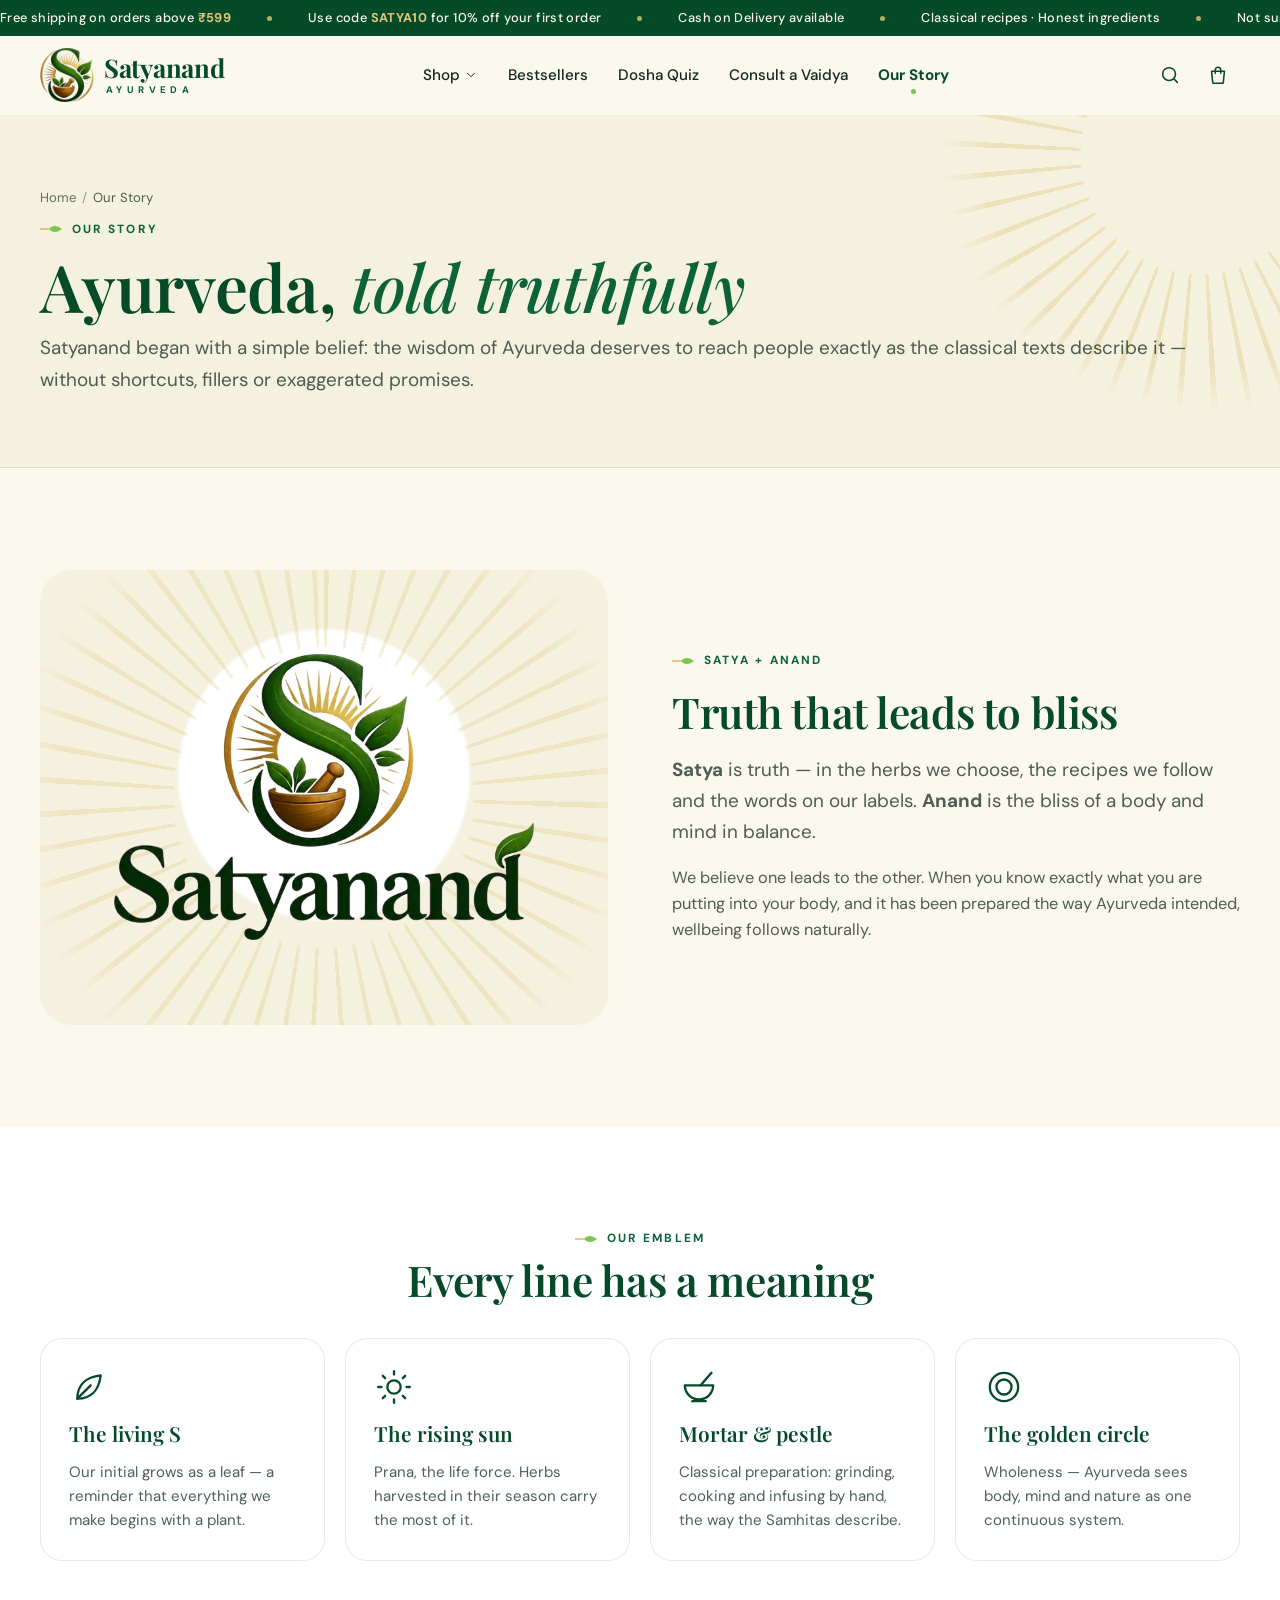
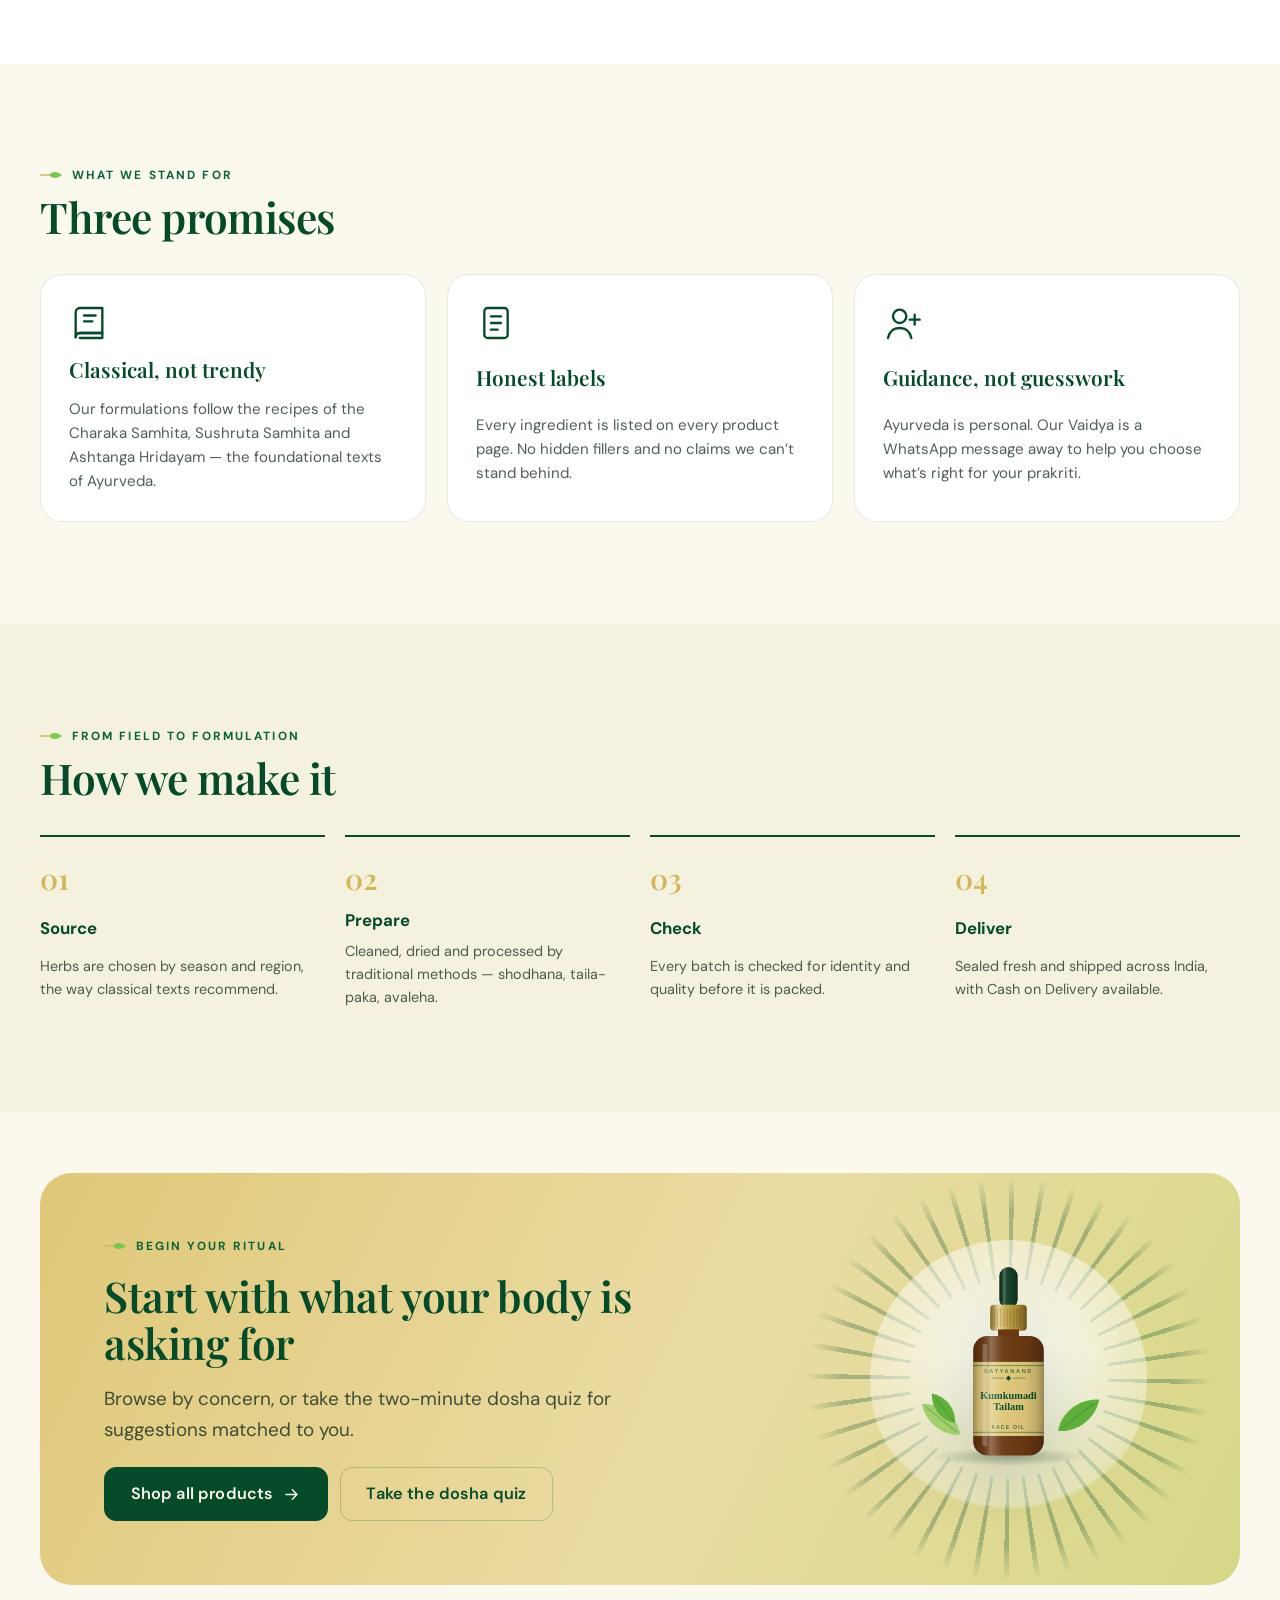
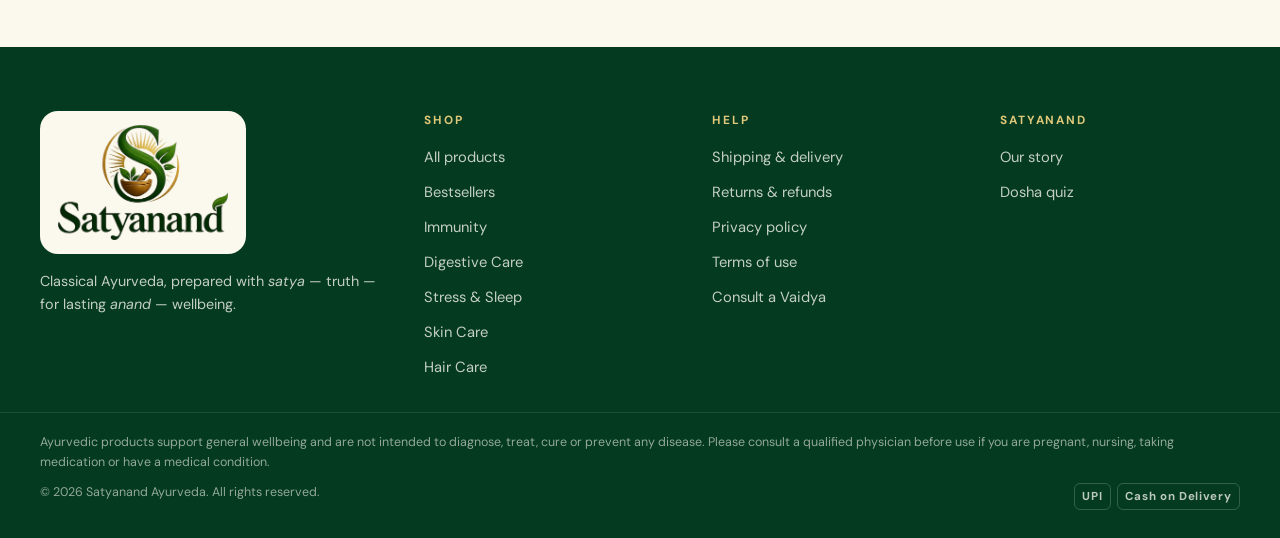
<file: about.html>
<!doctype html>
<html lang="en-IN">
<head>
<meta charset="utf-8">
<meta name="viewport" content="width=device-width, initial-scale=1, viewport-fit=cover">
<title>Our Story — Classical Ayurveda | Satyanand Ayurveda</title>
<meta name="description" content="Satya means truth, Anand means bliss. The story behind Satyanand Ayurveda, our emblem and the way we make classical Ayurvedic formulations.">
<link rel="canonical" href="https://zeus-shourya.github.io/satyanand-ayurveda/about.html">
<meta name="robots" content="index, follow, max-image-preview:large">
<meta name="theme-color" content="#054A29">
<meta property="og:type" content="website">
<meta property="og:site_name" content="Satyanand Ayurveda">
<meta property="og:locale" content="en_IN">
<meta property="og:title" content="Our Story — Classical Ayurveda | Satyanand Ayurveda">
<meta property="og:description" content="Satya means truth, Anand means bliss. The story behind Satyanand Ayurveda, our emblem and the way we make classical Ayurvedic formulations.">
<meta property="og:url" content="https://zeus-shourya.github.io/satyanand-ayurveda/about.html">
<meta property="og:image" content="https://zeus-shourya.github.io/satyanand-ayurveda/assets/img/og-image.jpg">
<meta property="og:image:width" content="1200">
<meta property="og:image:height" content="630">
<meta property="og:image:alt" content="Satyanand Ayurveda logo: a leaf-shaped S with a rising sun and a mortar and pestle">
<meta name="twitter:card" content="summary_large_image">
<meta name="twitter:title" content="Our Story — Classical Ayurveda | Satyanand Ayurveda">
<meta name="twitter:description" content="Satya means truth, Anand means bliss. The story behind Satyanand Ayurveda, our emblem and the way we make classical Ayurvedic formulations.">
<meta name="twitter:image" content="https://zeus-shourya.github.io/satyanand-ayurveda/assets/img/og-image.jpg">
<script type="application/ld+json">
{
  "@context": "https://schema.org",
  "@graph": [
    {
      "@type": "AboutPage",
      "@id": "https://zeus-shourya.github.io/satyanand-ayurveda/about.html#webpage",
      "url": "https://zeus-shourya.github.io/satyanand-ayurveda/about.html",
      "name": "Our Story — Classical Ayurveda | Satyanand Ayurveda",
      "description": "Satya means truth, Anand means bliss. The story behind Satyanand Ayurveda, our emblem and the way we make classical Ayurvedic formulations.",
      "inLanguage": "en-IN",
      "isPartOf": { "@id": "https://zeus-shourya.github.io/satyanand-ayurveda/#website" },
      "about": { "@id": "https://zeus-shourya.github.io/satyanand-ayurveda/#business" },
      "publisher": { "@id": "https://zeus-shourya.github.io/satyanand-ayurveda/#business" },
      "breadcrumb": { "@id": "https://zeus-shourya.github.io/satyanand-ayurveda/about.html#breadcrumb" }
    },
    {
      "@type": "BreadcrumbList",
      "@id": "https://zeus-shourya.github.io/satyanand-ayurveda/about.html#breadcrumb",
      "itemListElement": [
        { "@type": "ListItem", "position": 1, "name": "Home", "item": "https://zeus-shourya.github.io/satyanand-ayurveda/" },
        { "@type": "ListItem", "position": 2, "name": "Our Story", "item": "https://zeus-shourya.github.io/satyanand-ayurveda/about.html" }
      ]
    }
  ]
}
</script>
<link rel="icon" type="image/png" sizes="32x32" href="assets/img/favicon-32.png">
<link rel="apple-touch-icon" href="assets/img/apple-touch-icon.png">
<link rel="manifest" href="site.webmanifest">
<link rel="preconnect" href="https://fonts.googleapis.com">
<link rel="preconnect" href="https://fonts.gstatic.com" crossorigin>
<link rel="stylesheet" href="https://fonts.googleapis.com/css2?family=DM+Sans:opsz,wght@9..40,400..800&family=Playfair+Display:ital,wght@0,500..800;1,500..600&display=swap">
<link rel="stylesheet" href="assets/css/style.css?v=1">
<script>document.documentElement.classList.add('js')</script>
<script defer src="assets/js/config.js?v=1"></script>
<script defer src="assets/js/catalog.js?v=1"></script>
<script defer src="assets/js/packshot.js?v=1"></script>
<script defer src="assets/js/store.js?v=2"></script>
</head>
<body data-page="about">

<a class="skip" href="#main">Skip to content</a>

<div class="announce" role="region" aria-label="Offers">
  <div class="announce__track">
    <div class="announce__group">
      <span>Free shipping on orders above <b>₹599</b></span><span class="announce__dot"></span>
      <span>Use code <b>SATYA10</b> for 10% off your first order</span><span class="announce__dot"></span>
      <span>Cash on Delivery available</span><span class="announce__dot"></span>
      <span>Classical recipes · Honest ingredients</span><span class="announce__dot"></span>
      <span>Not sure what to take? <b>Ask us on WhatsApp</b></span><span class="announce__dot"></span>
      <span>Free shipping on orders above <b>₹599</b></span><span class="announce__dot"></span>
      <span>Use code <b>SATYA10</b> for 10% off your first order</span><span class="announce__dot"></span>
      <span>Cash on Delivery available</span><span class="announce__dot"></span>
      <span>Classical recipes · Honest ingredients</span><span class="announce__dot"></span>
      <span>Not sure what to take? <b>Ask us on WhatsApp</b></span><span class="announce__dot"></span>
    </div>
    <div class="announce__group" aria-hidden="true">
      <span>Free shipping on orders above <b>₹599</b></span><span class="announce__dot"></span>
      <span>Use code <b>SATYA10</b> for 10% off your first order</span><span class="announce__dot"></span>
      <span>Cash on Delivery available</span><span class="announce__dot"></span>
      <span>Classical recipes · Honest ingredients</span><span class="announce__dot"></span>
      <span>Not sure what to take? <b>Ask us on WhatsApp</b></span><span class="announce__dot"></span>
      <span>Free shipping on orders above <b>₹599</b></span><span class="announce__dot"></span>
      <span>Use code <b>SATYA10</b> for 10% off your first order</span><span class="announce__dot"></span>
      <span>Cash on Delivery available</span><span class="announce__dot"></span>
      <span>Classical recipes · Honest ingredients</span><span class="announce__dot"></span>
      <span>Not sure what to take? <b>Ask us on WhatsApp</b></span><span class="announce__dot"></span>
    </div>
  </div>
</div>

<header class="site-header" data-header>
  <div class="wrap site-header__inner">
    <button class="icon-btn menu-btn" type="button" data-menu-open aria-controls="menu" aria-expanded="false" aria-label="Open menu"><svg class="i" viewBox="0 0 24 24" width="24" height="24" fill="none" stroke="currentColor" stroke-width="1.7" stroke-linecap="round" stroke-linejoin="round" aria-hidden="true" focusable="false"><path d="M4 7h16M4 12h16M4 17h11"/></svg></button>

    <a class="brand" href="index.html" aria-label="Satyanand Ayurveda — home">
      <img src="assets/img/emblem-128.png" alt="" width="54" height="54">
      <span class="brand__text"><span class="brand__name">Satyanand</span><span class="brand__sub">Ayurveda</span></span>
    </a>

    <nav class="primary-nav" aria-label="Main">
      <ul>
        <li class="has-mega">
          <a href="shop.html" data-nav="shop">Shop <svg class="i caret" viewBox="0 0 24 24" width="24" height="24" fill="none" stroke="currentColor" stroke-width="1.7" stroke-linecap="round" stroke-linejoin="round" aria-hidden="true" focusable="false"><path d="m6 9 6 6 6-6"/></svg></a>
          <div class="mega">
            <div class="wrap mega__inner">
              <div>
                <p class="mega__title">Everyday health</p>
                <ul class="mega__list">
                  <li><a href="shop.html?cat=immunity">Immunity<small>Everyday defence</small></a></li>
                  <li><a href="shop.html?cat=digestion">Digestive Care<small>Kindle agni, soothe the gut</small></a></li>
                  <li><a href="shop.html?cat=stress-sleep">Stress &amp; Sleep<small>A calmer mind, deeper rest</small></a></li>
                  <li><a href="shop.html?cat=joint-care">Joint &amp; Muscle<small>Move freely</small></a></li>
                  <li><a href="shop.html?cat=respiratory">Respiratory Care<small>Breathe easy</small></a></li>
                </ul>
              </div>
              <div>
                <p class="mega__title">Beauty &amp; vitality</p>
                <ul class="mega__list">
                  <li><a href="shop.html?cat=skin-care">Skin Care<small>Radiance through ritual</small></a></li>
                  <li><a href="shop.html?cat=hair-care">Hair Care<small>Rooted and strong</small></a></li>
                  <li><a href="shop.html?cat=womens-wellness">Women’s Wellness<small>Balance through every phase</small></a></li>
                  <li><a href="shop.html?cat=mens-vitality">Men’s Vitality<small>Stamina and strength</small></a></li>
                </ul>
              </div>
              <div>
                <p class="mega__title">Care &amp; kitchen</p>
                <ul class="mega__list">
                  <li><a href="shop.html?cat=liver-detox">Liver &amp; Detox<small>Cleanse and restore</small></a></li>
                  <li><a href="shop.html?cat=sugar-balance">Sugar Balance<small>Healthy metabolism</small></a></li>
                  <li><a href="shop.html?cat=teas-foods">Teas &amp; Foods<small>Ayurveda for your kitchen</small></a></li>
                  <li><a href="shop.html">All products<small>The full range</small></a></li>
                </ul>
              </div>
              <div class="mega__promo">
                <h3>Know your dosha, choose better</h3>
                <p>Ten questions, two minutes, products matched to your prakriti.</p>
                <a class="btn btn--gold btn--sm" href="dosha-quiz.html">Take the quiz <svg class="i" viewBox="0 0 24 24" width="24" height="24" fill="none" stroke="currentColor" stroke-width="1.7" stroke-linecap="round" stroke-linejoin="round" aria-hidden="true" focusable="false"><path d="M5 12h14M13 6l6 6-6 6"/></svg></a>
              </div>
            </div>
          </div>
        </li>
        <li><a href="shop.html?badge=bestseller" data-nav="bestsellers">Bestsellers</a></li>
        <li><a href="dosha-quiz.html" data-nav="quiz">Dosha Quiz</a></li>
        <li><a href="consult.html" data-nav="consult">Consult a Vaidya</a></li>
        <li><a href="about.html" data-nav="about">Our Story</a></li>
      </ul>
    </nav>

    <div class="site-header__actions">
      <button class="icon-btn" type="button" data-search-open aria-controls="search" aria-expanded="false" aria-label="Search products"><svg class="i" viewBox="0 0 24 24" width="24" height="24" fill="none" stroke="currentColor" stroke-width="1.7" stroke-linecap="round" stroke-linejoin="round" aria-hidden="true" focusable="false"><circle cx="11" cy="11" r="7"/><path d="m20 20-3.6-3.6"/></svg></button>
      <button class="icon-btn cart-btn" type="button" data-cart-open aria-controls="cart" aria-expanded="false" aria-label="Cart"><svg class="i" viewBox="0 0 24 24" width="24" height="24" fill="none" stroke="currentColor" stroke-width="1.7" stroke-linecap="round" stroke-linejoin="round" aria-hidden="true" focusable="false"><path d="M5 8h14l-1.2 12.2a1 1 0 0 1-1 .8H7.2a1 1 0 0 1-1-.8L5 8Z"/><path d="M9 10V6.5a3 3 0 0 1 6 0V10"/></svg><span class="cart-count" data-cart-count hidden>0</span></button>
    </div>
  </div>
</header>

<div class="drawer drawer--left" id="menu" role="dialog" aria-modal="true" aria-label="Menu" hidden>
  <div class="drawer__scrim" data-close></div>
  <div class="drawer__panel">
    <div class="drawer__head">
      <a class="brand" href="index.html" aria-label="Satyanand Ayurveda — home">
        <img src="assets/img/emblem-128.png" alt="" width="44" height="44">
        <span class="brand__text"><span class="brand__name">Satyanand</span><span class="brand__sub">Ayurveda</span></span>
      </a>
      <button class="icon-btn" type="button" data-close aria-label="Close menu"><svg class="i" viewBox="0 0 24 24" width="24" height="24" fill="none" stroke="currentColor" stroke-width="1.7" stroke-linecap="round" stroke-linejoin="round" aria-hidden="true" focusable="false"><path d="M6 6l12 12M18 6 6 18"/></svg></button>
    </div>
    <div class="drawer__body">
      <nav class="menu-nav" aria-label="Menu">
        <a href="shop.html">Shop all <svg class="i" viewBox="0 0 24 24" width="24" height="24" fill="none" stroke="currentColor" stroke-width="1.7" stroke-linecap="round" stroke-linejoin="round" aria-hidden="true" focusable="false"><path d="M5 12h14M13 6l6 6-6 6"/></svg></a>
        <a href="shop.html?badge=bestseller">Bestsellers <svg class="i" viewBox="0 0 24 24" width="24" height="24" fill="none" stroke="currentColor" stroke-width="1.7" stroke-linecap="round" stroke-linejoin="round" aria-hidden="true" focusable="false"><path d="M5 12h14M13 6l6 6-6 6"/></svg></a>
        <a href="dosha-quiz.html">Dosha Quiz <svg class="i" viewBox="0 0 24 24" width="24" height="24" fill="none" stroke="currentColor" stroke-width="1.7" stroke-linecap="round" stroke-linejoin="round" aria-hidden="true" focusable="false"><path d="M5 12h14M13 6l6 6-6 6"/></svg></a>
        <a href="consult.html">Consult a Vaidya <svg class="i" viewBox="0 0 24 24" width="24" height="24" fill="none" stroke="currentColor" stroke-width="1.7" stroke-linecap="round" stroke-linejoin="round" aria-hidden="true" focusable="false"><path d="M5 12h14M13 6l6 6-6 6"/></svg></a>
        <a href="about.html">Our Story <svg class="i" viewBox="0 0 24 24" width="24" height="24" fill="none" stroke="currentColor" stroke-width="1.7" stroke-linecap="round" stroke-linejoin="round" aria-hidden="true" focusable="false"><path d="M5 12h14M13 6l6 6-6 6"/></svg></a>
      </nav>
      <p class="menu-label">Shop by category</p>
      <div class="menu-cats">
        <a href="shop.html?cat=immunity">Immunity</a>
        <a href="shop.html?cat=digestion">Digestive Care</a>
        <a href="shop.html?cat=stress-sleep">Stress &amp; Sleep</a>
        <a href="shop.html?cat=joint-care">Joint &amp; Muscle</a>
        <a href="shop.html?cat=skin-care">Skin Care</a>
        <a href="shop.html?cat=hair-care">Hair Care</a>
        <a href="shop.html?cat=womens-wellness">Women’s Wellness</a>
        <a href="shop.html?cat=mens-vitality">Men’s Vitality</a>
        <a href="shop.html?cat=liver-detox">Liver &amp; Detox</a>
        <a href="shop.html?cat=sugar-balance">Sugar Balance</a>
        <a href="shop.html?cat=respiratory">Respiratory</a>
        <a href="shop.html?cat=teas-foods">Teas &amp; Foods</a>
      </div>
      <div data-wa-wrap>
        <p class="menu-label">Need help choosing?</p>
        <a class="btn btn--wa btn--block" style="margin-top:10px" href="#" data-wa="Hello Satyanand Ayurveda, I'd like help choosing a product."><svg class="i" viewBox="0 0 24 24" width="24" height="24" aria-hidden="true" focusable="false"><path fill="currentColor" d="M12.04 2a9.9 9.9 0 0 0-8.59 14.86L2 22l5.27-1.38A9.9 9.9 0 1 0 12.04 2Zm0 18.13a8.2 8.2 0 0 1-4.19-1.15l-.3-.18-3.12.82.83-3.04-.2-.31a8.23 8.23 0 1 1 6.98 3.86Zm4.51-6.16c-.25-.12-1.47-.72-1.7-.8-.23-.09-.39-.13-.56.12-.16.25-.64.8-.79.97-.14.16-.29.19-.54.06a6.73 6.73 0 0 1-3.34-2.92c-.25-.43.25-.4.72-1.34.08-.16.04-.3-.02-.43l-.76-1.83c-.2-.48-.4-.41-.56-.42h-.47a.9.9 0 0 0-.66.31 2.76 2.76 0 0 0-.86 2.05 4.8 4.8 0 0 0 1 2.55 11 11 0 0 0 4.2 3.71c1.57.68 2.18.73 2.97.62.48-.07 1.47-.6 1.68-1.18.2-.58.2-1.08.14-1.18-.06-.1-.23-.17-.48-.29Z"/></svg> Chat on WhatsApp</a>
      </div>
    </div>
  </div>
</div>

<main id="main">
  <section class="page-hero">
    <div class="wrap">
      <nav aria-label="Breadcrumb">
        <ol class="crumbs"><li><a href="index.html">Home</a></li><li aria-current="page">Our Story</li></ol>
      </nav>
      <span class="eyebrow">Our story</span>
      <h1 class="h1">Ayurveda, <em>told truthfully</em></h1>
      <p class="lead">Satyanand began with a simple belief: the wisdom of Ayurveda deserves to reach people exactly as the classical texts describe it — without shortcuts, fillers or exaggerated promises.</p>
    </div>
  </section>

  <section class="section">
    <div class="wrap story">
      <div class="story__art" data-reveal>
        <img src="assets/img/logo-full.png" alt="The Satyanand Ayurveda emblem: a leaf-shaped S, a rising sun and a mortar and pestle" width="640" height="435" decoding="async">
      </div>
      <div class="story__text" data-reveal>
        <span class="eyebrow">Satya + Anand</span>
        <h2 class="h2">Truth that leads to bliss</h2>
        <p class="lead"><b>Satya</b> is truth — in the herbs we choose, the recipes we follow and the words on our labels. <b>Anand</b> is the bliss of a body and mind in balance.</p>
        <p class="muted">We believe one leads to the other. When you know exactly what you are putting into your body, and it has been prepared the way Ayurveda intended, wellbeing follows naturally.</p>
      </div>
    </div>
  </section>

  <section class="section section--paper" aria-labelledby="emblem-title">
    <div class="wrap">
      <div class="sec-head sec-head--center" data-reveal>
        <div class="sec-head__text">
          <span class="eyebrow">Our emblem</span>
          <h2 class="h2" id="emblem-title">Every line has a meaning</h2>
        </div>
      </div>
      <div class="values" data-reveal style="grid-template-columns:repeat(auto-fit,minmax(220px,1fr))">
        <article class="value"><svg class="i" viewBox="0 0 24 24" width="24" height="24" fill="none" stroke="currentColor" stroke-width="1.7" stroke-linecap="round" stroke-linejoin="round" aria-hidden="true" focusable="false"><path d="M5 19c0-8 5-13 14-14-1 9-6 14-14 14Z"/><path d="M5 19 13 11"/></svg><h3>The living S</h3><p>Our initial grows as a leaf — a reminder that everything we make begins with a plant.</p></article>
        <article class="value"><svg class="i" viewBox="0 0 24 24" width="24" height="24" fill="none" stroke="currentColor" stroke-width="1.7" stroke-linecap="round" stroke-linejoin="round" aria-hidden="true" focusable="false"><circle cx="12" cy="12" r="4"/><path d="M12 2.5v2M12 19.5v2M2.5 12h2M19.5 12h2M5.3 5.3l1.4 1.4M17.3 17.3l1.4 1.4M5.3 18.7l1.4-1.4M17.3 6.7l1.4-1.4"/></svg><h3>The rising sun</h3><p>Prana, the life force. Herbs harvested in their season carry the most of it.</p></article>
        <article class="value"><svg class="i" viewBox="0 0 24 24" width="24" height="24" fill="none" stroke="currentColor" stroke-width="1.7" stroke-linecap="round" stroke-linejoin="round" aria-hidden="true" focusable="false"><path d="M3.5 11h17a8.5 8.5 0 0 1-17 0Z"/><path d="m13 11 6.5-7.5"/><path d="M8 20.5h8"/></svg><h3>Mortar &amp; pestle</h3><p>Classical preparation: grinding, cooking and infusing by hand, the way the Samhitas describe.</p></article>
        <article class="value"><svg class="i" viewBox="0 0 24 24" width="24" height="24" fill="none" stroke="currentColor" stroke-width="1.7" stroke-linecap="round" stroke-linejoin="round" aria-hidden="true" focusable="false"><circle cx="12" cy="12" r="8.5"/><circle cx="12" cy="12" r="4.5"/></svg><h3>The golden circle</h3><p>Wholeness — Ayurveda sees body, mind and nature as one continuous system.</p></article>
      </div>
    </div>
  </section>

  <section class="section" aria-labelledby="values-title">
    <div class="wrap">
      <div class="sec-head" data-reveal>
        <div class="sec-head__text">
          <span class="eyebrow">What we stand for</span>
          <h2 class="h2" id="values-title">Three promises</h2>
        </div>
      </div>
      <div class="values" data-reveal>
        <article class="value"><svg class="i" viewBox="0 0 24 24" width="24" height="24" fill="none" stroke="currentColor" stroke-width="1.7" stroke-linecap="round" stroke-linejoin="round" aria-hidden="true" focusable="false"><path d="M4 5.5A2.5 2.5 0 0 1 6.5 3H20v15H6.5A2.5 2.5 0 0 0 4 20.5v-15Z"/><path d="M4 20.5A2.5 2.5 0 0 1 6.5 18H20v3H6.5"/><path d="M9 7.5h7M9 11h5"/></svg><h3>Classical, not trendy</h3><p>Our formulations follow the recipes of the Charaka Samhita, Sushruta Samhita and Ashtanga Hridayam — the foundational texts of Ayurveda.</p></article>
        <article class="value"><svg class="i" viewBox="0 0 24 24" width="24" height="24" fill="none" stroke="currentColor" stroke-width="1.7" stroke-linecap="round" stroke-linejoin="round" aria-hidden="true" focusable="false"><rect x="5" y="3" width="14" height="18" rx="2"/><path d="M9 8h6M9 12h6M9 16h4"/></svg><h3>Honest labels</h3><p>Every ingredient is listed on every product page. No hidden fillers and no claims we can’t stand behind.</p></article>
        <article class="value"><svg class="i" viewBox="0 0 24 24" width="24" height="24" fill="none" stroke="currentColor" stroke-width="1.7" stroke-linecap="round" stroke-linejoin="round" aria-hidden="true" focusable="false"><circle cx="10" cy="8" r="4"/><path d="M3 21c.8-4 3.6-6 7-6s6.2 2 7 6"/><path d="M19 7v6M16 10h6"/></svg><h3>Guidance, not guesswork</h3><p>Ayurveda is personal. Our Vaidya is a WhatsApp message away to help you choose what’s right for your prakriti.</p></article>
      </div>
    </div>
  </section>

  <section class="section section--cream2" aria-labelledby="process-title">
    <div class="wrap">
      <div class="sec-head" data-reveal>
        <div class="sec-head__text">
          <span class="eyebrow">From field to formulation</span>
          <h2 class="h2" id="process-title">How we make it</h2>
        </div>
      </div>
      <ol class="process" data-reveal>
        <li><b>Source</b><p>Herbs are chosen by season and region, the way classical texts recommend.</p></li>
        <li><b>Prepare</b><p>Cleaned, dried and processed by traditional methods — shodhana, taila-paka, avaleha.</p></li>
        <li><b>Check</b><p>Every batch is checked for identity and quality before it is packed.</p></li>
        <li><b>Deliver</b><p>Sealed fresh and shipped across India, with Cash on Delivery available.</p></li>
      </ol>
    </div>
  </section>

  <section class="section section--tight">
    <div class="wrap">
      <div class="consult" data-reveal>
        <div class="consult__text">
          <span class="eyebrow">Begin your ritual</span>
          <h2 class="h2">Start with what your body is asking for</h2>
          <p class="lead">Browse by concern, or take the two-minute dosha quiz for suggestions matched to you.</p>
          <div class="slide__ctas">
            <a class="btn btn--primary btn--lg" href="shop.html">Shop all products <svg class="i" viewBox="0 0 24 24" width="24" height="24" fill="none" stroke="currentColor" stroke-width="1.7" stroke-linecap="round" stroke-linejoin="round" aria-hidden="true" focusable="false"><path d="M5 12h14M13 6l6 6-6 6"/></svg></a>
            <a class="btn btn--outline btn--lg" href="dosha-quiz.html">Take the dosha quiz</a>
          </div>
        </div>
        <div class="consult__art" aria-hidden="true">
          <div class="art">
            <span class="art__sun"></span><span class="art__disc"></span>
            <img class="art__main" data-packshot="kumkumadi-tailam" data-bare src="[data-uri]" alt="" width="400" height="400" loading="lazy">
          </div>
        </div>
      </div>
    </div>
  </section>
</main>

<footer class="site-footer">
  <div class="footer-cta" data-wa-wrap>
    <div class="wrap">
      <div>
        <h2>Not sure where to start?</h2>
        <p>Tell us what you’re dealing with and we’ll suggest a starting point — the classical way.</p>
      </div>
      <a class="btn btn--wa btn--lg" href="#" data-wa="Hello Satyanand Ayurveda, I'd like help choosing a product."><svg class="i" viewBox="0 0 24 24" width="24" height="24" aria-hidden="true" focusable="false"><path fill="currentColor" d="M12.04 2a9.9 9.9 0 0 0-8.59 14.86L2 22l5.27-1.38A9.9 9.9 0 1 0 12.04 2Zm0 18.13a8.2 8.2 0 0 1-4.19-1.15l-.3-.18-3.12.82.83-3.04-.2-.31a8.23 8.23 0 1 1 6.98 3.86Zm4.51-6.16c-.25-.12-1.47-.72-1.7-.8-.23-.09-.39-.13-.56.12-.16.25-.64.8-.79.97-.14.16-.29.19-.54.06a6.73 6.73 0 0 1-3.34-2.92c-.25-.43.25-.4.72-1.34.08-.16.04-.3-.02-.43l-.76-1.83c-.2-.48-.4-.41-.56-.42h-.47a.9.9 0 0 0-.66.31 2.76 2.76 0 0 0-.86 2.05 4.8 4.8 0 0 0 1 2.55 11 11 0 0 0 4.2 3.71c1.57.68 2.18.73 2.97.62.48-.07 1.47-.6 1.68-1.18.2-.58.2-1.08.14-1.18-.06-.1-.23-.17-.48-.29Z"/></svg> Chat on WhatsApp</a>
    </div>
  </div>

  <div class="wrap footer-grid">
    <div class="footer-brand">
      <a class="footer-brand__plate" href="index.html" aria-label="Satyanand Ayurveda — home">
        <img src="assets/img/logo-360.png" alt="Satyanand" width="360" height="245" loading="lazy" decoding="async">
      </a>
      <p>Classical Ayurveda, prepared with <em>satya</em> — truth — for lasting <em>anand</em> — wellbeing.</p>
    </div>

    <nav class="footer-col" aria-label="Shop">
      <h3>Shop</h3>
      <ul>
        <li><a href="shop.html">All products</a></li>
        <li><a href="shop.html?badge=bestseller">Bestsellers</a></li>
        <li><a href="shop.html?cat=immunity">Immunity</a></li>
        <li><a href="shop.html?cat=digestion">Digestive Care</a></li>
        <li><a href="shop.html?cat=stress-sleep">Stress &amp; Sleep</a></li>
        <li><a href="shop.html?cat=skin-care">Skin Care</a></li>
        <li><a href="shop.html?cat=hair-care">Hair Care</a></li>
      </ul>
    </nav>

    <nav class="footer-col" aria-label="Help">
      <h3>Help</h3>
      <ul>
        <li><a href="policies.html#shipping">Shipping &amp; delivery</a></li>
        <li><a href="policies.html#returns">Returns &amp; refunds</a></li>
        <li><a href="policies.html#privacy">Privacy policy</a></li>
        <li><a href="policies.html#terms">Terms of use</a></li>
        <li><a href="consult.html">Consult a Vaidya</a></li>
      </ul>
    </nav>

    <div class="footer-col">
      <h3>Satyanand</h3>
      <ul>
        <li><a href="about.html">Our story</a></li>
        <li><a href="dosha-quiz.html">Dosha quiz</a></li>
        <li data-wa-wrap><a href="#" data-wa>WhatsApp us</a></li>
        <li data-contact-wrap><a href="#" data-contact="phone"></a></li>
        <li data-contact-wrap><a href="#" data-contact="email"></a></li>
      </ul>
    </div>
  </div>

  <div class="wrap footer-legal">
    <p>Ayurvedic products support general wellbeing and are not intended to diagnose, treat, cure or prevent any disease. Please consult a qualified physician before use if you are pregnant, nursing, taking medication or have a medical condition.</p>
    <div class="footer-legal__row">
      <span>© <span data-year>2026</span> Satyanand Ayurveda. All rights reserved.</span>
      <div class="pay-marks" aria-label="Ways to pay"><span>UPI</span><span>Cash on Delivery</span></div>
    </div>
  </div>
</footer>
</body>
</html>
</file>
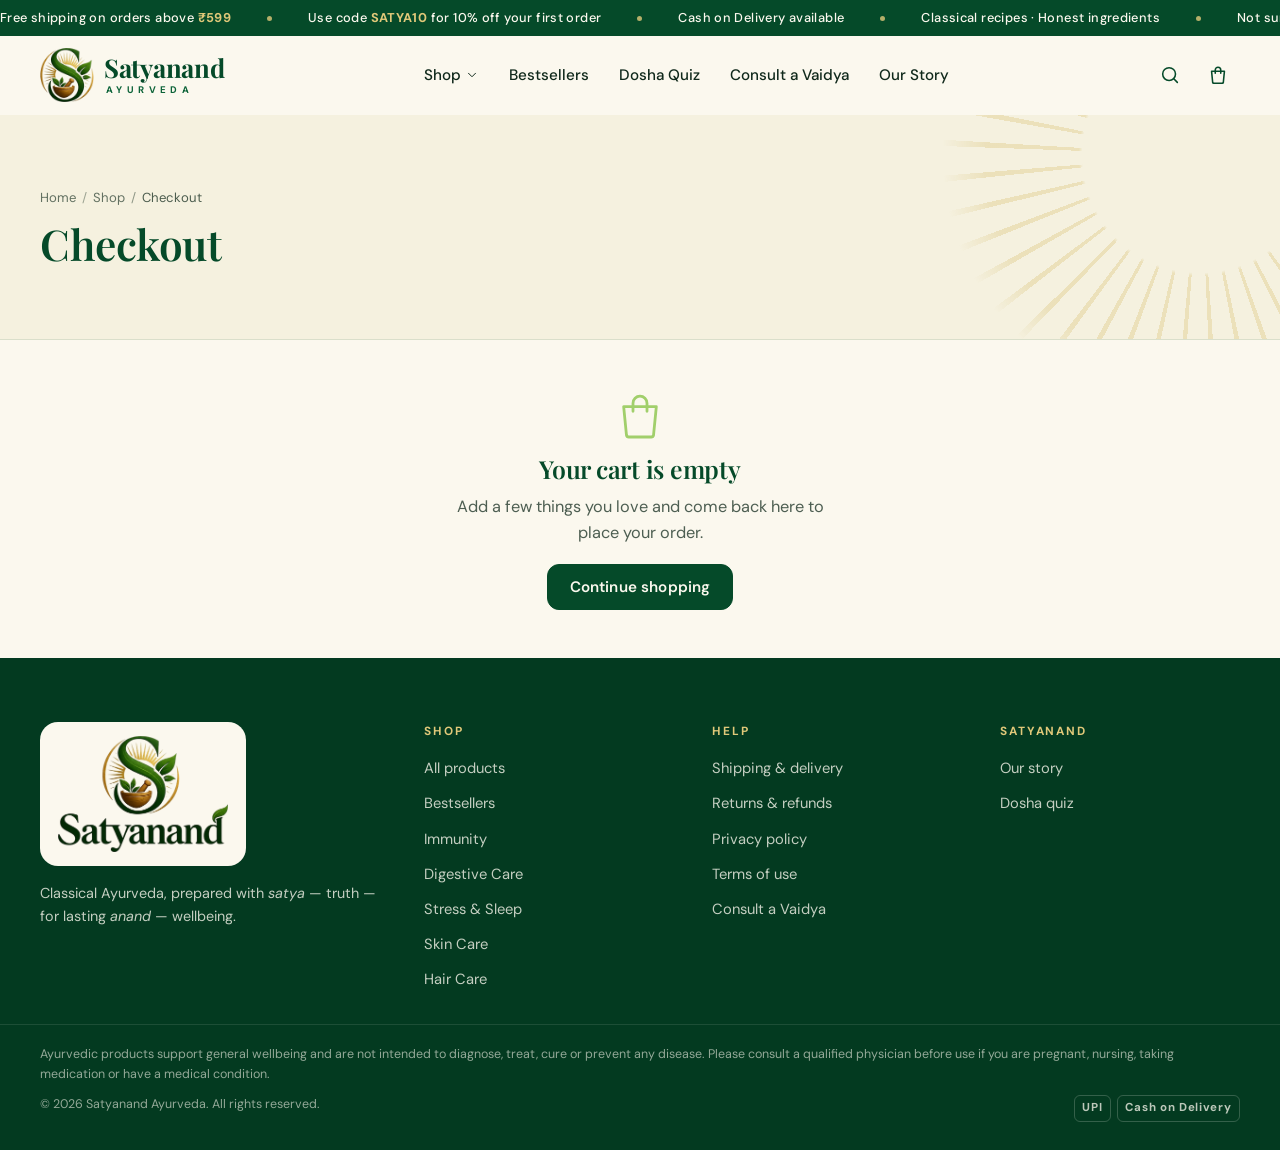
<file: checkout.html>
<!doctype html>
<html lang="en-IN">
<head>
<meta charset="utf-8">
<meta name="viewport" content="width=device-width, initial-scale=1, viewport-fit=cover">
<title>Checkout | Satyanand Ayurveda</title>
<meta name="description" content="Complete your Satyanand Ayurveda order. Cash on Delivery or UPI, free shipping above ₹599.">
<meta name="robots" content="noindex, follow">
<meta name="theme-color" content="#054A29">
<meta property="og:type" content="website">
<meta property="og:site_name" content="Satyanand Ayurveda">
<meta property="og:locale" content="en_IN">
<meta property="og:title" content="Checkout | Satyanand Ayurveda">
<meta property="og:description" content="Complete your Satyanand Ayurveda order. Cash on Delivery or UPI, free shipping above ₹599.">
<meta property="og:image" content="https://zeus-shourya.github.io/satyanand-ayurveda/assets/img/og-image.jpg">
<meta name="twitter:card" content="summary_large_image">
<link rel="icon" type="image/png" sizes="32x32" href="assets/img/favicon-32.png">
<link rel="apple-touch-icon" href="assets/img/apple-touch-icon.png">
<link rel="manifest" href="site.webmanifest">
<link rel="preconnect" href="https://fonts.googleapis.com">
<link rel="preconnect" href="https://fonts.gstatic.com" crossorigin>
<link rel="stylesheet" href="https://fonts.googleapis.com/css2?family=DM+Sans:opsz,wght@9..40,400..800&family=Playfair+Display:ital,wght@0,500..800;1,500..600&display=swap">
<link rel="stylesheet" href="assets/css/style.css?v=1">
<script>document.documentElement.classList.add('js')</script>
<script defer src="assets/js/config.js?v=1"></script>
<script defer src="assets/js/catalog.js?v=1"></script>
<script defer src="assets/js/packshot.js?v=1"></script>
<script defer src="assets/js/store.js?v=2"></script>
<script defer src="assets/js/checkout.js?v=1"></script>
</head>
<body data-page="checkout">

<a class="skip" href="#main">Skip to content</a>

<div class="announce" role="region" aria-label="Offers">
  <div class="announce__track">
    <div class="announce__group">
      <span>Free shipping on orders above <b>₹599</b></span><span class="announce__dot"></span>
      <span>Use code <b>SATYA10</b> for 10% off your first order</span><span class="announce__dot"></span>
      <span>Cash on Delivery available</span><span class="announce__dot"></span>
      <span>Classical recipes · Honest ingredients</span><span class="announce__dot"></span>
      <span>Not sure what to take? <b>Ask us on WhatsApp</b></span><span class="announce__dot"></span>
      <span>Free shipping on orders above <b>₹599</b></span><span class="announce__dot"></span>
      <span>Use code <b>SATYA10</b> for 10% off your first order</span><span class="announce__dot"></span>
      <span>Cash on Delivery available</span><span class="announce__dot"></span>
      <span>Classical recipes · Honest ingredients</span><span class="announce__dot"></span>
      <span>Not sure what to take? <b>Ask us on WhatsApp</b></span><span class="announce__dot"></span>
    </div>
    <div class="announce__group" aria-hidden="true">
      <span>Free shipping on orders above <b>₹599</b></span><span class="announce__dot"></span>
      <span>Use code <b>SATYA10</b> for 10% off your first order</span><span class="announce__dot"></span>
      <span>Cash on Delivery available</span><span class="announce__dot"></span>
      <span>Classical recipes · Honest ingredients</span><span class="announce__dot"></span>
      <span>Not sure what to take? <b>Ask us on WhatsApp</b></span><span class="announce__dot"></span>
      <span>Free shipping on orders above <b>₹599</b></span><span class="announce__dot"></span>
      <span>Use code <b>SATYA10</b> for 10% off your first order</span><span class="announce__dot"></span>
      <span>Cash on Delivery available</span><span class="announce__dot"></span>
      <span>Classical recipes · Honest ingredients</span><span class="announce__dot"></span>
      <span>Not sure what to take? <b>Ask us on WhatsApp</b></span><span class="announce__dot"></span>
    </div>
  </div>
</div>

<header class="site-header" data-header>
  <div class="wrap site-header__inner">
    <button class="icon-btn menu-btn" type="button" data-menu-open aria-controls="menu" aria-expanded="false" aria-label="Open menu"><svg class="i" viewBox="0 0 24 24" width="24" height="24" fill="none" stroke="currentColor" stroke-width="1.7" stroke-linecap="round" stroke-linejoin="round" aria-hidden="true" focusable="false"><path d="M4 7h16M4 12h16M4 17h11"/></svg></button>

    <a class="brand" href="index.html" aria-label="Satyanand Ayurveda — home">
      <img src="assets/img/emblem-128.png" alt="" width="54" height="54">
      <span class="brand__text"><span class="brand__name">Satyanand</span><span class="brand__sub">Ayurveda</span></span>
    </a>

    <nav class="primary-nav" aria-label="Main">
      <ul>
        <li class="has-mega">
          <a href="shop.html" data-nav="shop">Shop <svg class="i caret" viewBox="0 0 24 24" width="24" height="24" fill="none" stroke="currentColor" stroke-width="1.7" stroke-linecap="round" stroke-linejoin="round" aria-hidden="true" focusable="false"><path d="m6 9 6 6 6-6"/></svg></a>
          <div class="mega">
            <div class="wrap mega__inner">
              <div>
                <p class="mega__title">Everyday health</p>
                <ul class="mega__list">
                  <li><a href="shop.html?cat=immunity">Immunity<small>Everyday defence</small></a></li>
                  <li><a href="shop.html?cat=digestion">Digestive Care<small>Kindle agni, soothe the gut</small></a></li>
                  <li><a href="shop.html?cat=stress-sleep">Stress &amp; Sleep<small>A calmer mind, deeper rest</small></a></li>
                  <li><a href="shop.html?cat=joint-care">Joint &amp; Muscle<small>Move freely</small></a></li>
                  <li><a href="shop.html?cat=respiratory">Respiratory Care<small>Breathe easy</small></a></li>
                </ul>
              </div>
              <div>
                <p class="mega__title">Beauty &amp; vitality</p>
                <ul class="mega__list">
                  <li><a href="shop.html?cat=skin-care">Skin Care<small>Radiance through ritual</small></a></li>
                  <li><a href="shop.html?cat=hair-care">Hair Care<small>Rooted and strong</small></a></li>
                  <li><a href="shop.html?cat=womens-wellness">Women’s Wellness<small>Balance through every phase</small></a></li>
                  <li><a href="shop.html?cat=mens-vitality">Men’s Vitality<small>Stamina and strength</small></a></li>
                </ul>
              </div>
              <div>
                <p class="mega__title">Care &amp; kitchen</p>
                <ul class="mega__list">
                  <li><a href="shop.html?cat=liver-detox">Liver &amp; Detox<small>Cleanse and restore</small></a></li>
                  <li><a href="shop.html?cat=sugar-balance">Sugar Balance<small>Healthy metabolism</small></a></li>
                  <li><a href="shop.html?cat=teas-foods">Teas &amp; Foods<small>Ayurveda for your kitchen</small></a></li>
                  <li><a href="shop.html">All products<small>The full range</small></a></li>
                </ul>
              </div>
              <div class="mega__promo">
                <h3>Know your dosha, choose better</h3>
                <p>Ten questions, two minutes, products matched to your prakriti.</p>
                <a class="btn btn--gold btn--sm" href="dosha-quiz.html">Take the quiz <svg class="i" viewBox="0 0 24 24" width="24" height="24" fill="none" stroke="currentColor" stroke-width="1.7" stroke-linecap="round" stroke-linejoin="round" aria-hidden="true" focusable="false"><path d="M5 12h14M13 6l6 6-6 6"/></svg></a>
              </div>
            </div>
          </div>
        </li>
        <li><a href="shop.html?badge=bestseller" data-nav="bestsellers">Bestsellers</a></li>
        <li><a href="dosha-quiz.html" data-nav="quiz">Dosha Quiz</a></li>
        <li><a href="consult.html" data-nav="consult">Consult a Vaidya</a></li>
        <li><a href="about.html" data-nav="about">Our Story</a></li>
      </ul>
    </nav>

    <div class="site-header__actions">
      <button class="icon-btn" type="button" data-search-open aria-controls="search" aria-expanded="false" aria-label="Search products"><svg class="i" viewBox="0 0 24 24" width="24" height="24" fill="none" stroke="currentColor" stroke-width="1.7" stroke-linecap="round" stroke-linejoin="round" aria-hidden="true" focusable="false"><circle cx="11" cy="11" r="7"/><path d="m20 20-3.6-3.6"/></svg></button>
      <button class="icon-btn cart-btn" type="button" data-cart-open aria-controls="cart" aria-expanded="false" aria-label="Cart"><svg class="i" viewBox="0 0 24 24" width="24" height="24" fill="none" stroke="currentColor" stroke-width="1.7" stroke-linecap="round" stroke-linejoin="round" aria-hidden="true" focusable="false"><path d="M5 8h14l-1.2 12.2a1 1 0 0 1-1 .8H7.2a1 1 0 0 1-1-.8L5 8Z"/><path d="M9 10V6.5a3 3 0 0 1 6 0V10"/></svg><span class="cart-count" data-cart-count hidden>0</span></button>
    </div>
  </div>
</header>

<div class="drawer drawer--left" id="menu" role="dialog" aria-modal="true" aria-label="Menu" hidden>
  <div class="drawer__scrim" data-close></div>
  <div class="drawer__panel">
    <div class="drawer__head">
      <a class="brand" href="index.html" aria-label="Satyanand Ayurveda — home">
        <img src="assets/img/emblem-128.png" alt="" width="44" height="44">
        <span class="brand__text"><span class="brand__name">Satyanand</span><span class="brand__sub">Ayurveda</span></span>
      </a>
      <button class="icon-btn" type="button" data-close aria-label="Close menu"><svg class="i" viewBox="0 0 24 24" width="24" height="24" fill="none" stroke="currentColor" stroke-width="1.7" stroke-linecap="round" stroke-linejoin="round" aria-hidden="true" focusable="false"><path d="M6 6l12 12M18 6 6 18"/></svg></button>
    </div>
    <div class="drawer__body">
      <nav class="menu-nav" aria-label="Menu">
        <a href="shop.html">Shop all <svg class="i" viewBox="0 0 24 24" width="24" height="24" fill="none" stroke="currentColor" stroke-width="1.7" stroke-linecap="round" stroke-linejoin="round" aria-hidden="true" focusable="false"><path d="M5 12h14M13 6l6 6-6 6"/></svg></a>
        <a href="shop.html?badge=bestseller">Bestsellers <svg class="i" viewBox="0 0 24 24" width="24" height="24" fill="none" stroke="currentColor" stroke-width="1.7" stroke-linecap="round" stroke-linejoin="round" aria-hidden="true" focusable="false"><path d="M5 12h14M13 6l6 6-6 6"/></svg></a>
        <a href="dosha-quiz.html">Dosha Quiz <svg class="i" viewBox="0 0 24 24" width="24" height="24" fill="none" stroke="currentColor" stroke-width="1.7" stroke-linecap="round" stroke-linejoin="round" aria-hidden="true" focusable="false"><path d="M5 12h14M13 6l6 6-6 6"/></svg></a>
        <a href="consult.html">Consult a Vaidya <svg class="i" viewBox="0 0 24 24" width="24" height="24" fill="none" stroke="currentColor" stroke-width="1.7" stroke-linecap="round" stroke-linejoin="round" aria-hidden="true" focusable="false"><path d="M5 12h14M13 6l6 6-6 6"/></svg></a>
        <a href="about.html">Our Story <svg class="i" viewBox="0 0 24 24" width="24" height="24" fill="none" stroke="currentColor" stroke-width="1.7" stroke-linecap="round" stroke-linejoin="round" aria-hidden="true" focusable="false"><path d="M5 12h14M13 6l6 6-6 6"/></svg></a>
      </nav>
      <p class="menu-label">Shop by category</p>
      <div class="menu-cats">
        <a href="shop.html?cat=immunity">Immunity</a>
        <a href="shop.html?cat=digestion">Digestive Care</a>
        <a href="shop.html?cat=stress-sleep">Stress &amp; Sleep</a>
        <a href="shop.html?cat=joint-care">Joint &amp; Muscle</a>
        <a href="shop.html?cat=skin-care">Skin Care</a>
        <a href="shop.html?cat=hair-care">Hair Care</a>
        <a href="shop.html?cat=womens-wellness">Women’s Wellness</a>
        <a href="shop.html?cat=mens-vitality">Men’s Vitality</a>
        <a href="shop.html?cat=liver-detox">Liver &amp; Detox</a>
        <a href="shop.html?cat=sugar-balance">Sugar Balance</a>
        <a href="shop.html?cat=respiratory">Respiratory</a>
        <a href="shop.html?cat=teas-foods">Teas &amp; Foods</a>
      </div>
      <div data-wa-wrap>
        <p class="menu-label">Need help choosing?</p>
        <a class="btn btn--wa btn--block" style="margin-top:10px" href="#" data-wa="Hello Satyanand Ayurveda, I'd like help choosing a product."><svg class="i" viewBox="0 0 24 24" width="24" height="24" aria-hidden="true" focusable="false"><path fill="currentColor" d="M12.04 2a9.9 9.9 0 0 0-8.59 14.86L2 22l5.27-1.38A9.9 9.9 0 1 0 12.04 2Zm0 18.13a8.2 8.2 0 0 1-4.19-1.15l-.3-.18-3.12.82.83-3.04-.2-.31a8.23 8.23 0 1 1 6.98 3.86Zm4.51-6.16c-.25-.12-1.47-.72-1.7-.8-.23-.09-.39-.13-.56.12-.16.25-.64.8-.79.97-.14.16-.29.19-.54.06a6.73 6.73 0 0 1-3.34-2.92c-.25-.43.25-.4.72-1.34.08-.16.04-.3-.02-.43l-.76-1.83c-.2-.48-.4-.41-.56-.42h-.47a.9.9 0 0 0-.66.31 2.76 2.76 0 0 0-.86 2.05 4.8 4.8 0 0 0 1 2.55 11 11 0 0 0 4.2 3.71c1.57.68 2.18.73 2.97.62.48-.07 1.47-.6 1.68-1.18.2-.58.2-1.08.14-1.18-.06-.1-.23-.17-.48-.29Z"/></svg> Chat on WhatsApp</a>
      </div>
    </div>
  </div>
</div>

<main id="main">
  <section class="page-hero">
    <div class="wrap">
      <nav aria-label="Breadcrumb">
        <ol class="crumbs"><li><a href="index.html">Home</a></li><li><a href="shop.html">Shop</a></li><li aria-current="page">Checkout</li></ol>
      </nav>
      <h1 class="h2" data-co-title>Checkout</h1>
    </div>
  </section>

  <div class="wrap">
    <div class="empty" data-co-empty hidden>
      <svg class="i" viewBox="0 0 24 24" width="24" height="24" fill="none" stroke="currentColor" stroke-width="1.7" stroke-linecap="round" stroke-linejoin="round" aria-hidden="true" focusable="false"><path d="M5 8h14l-1.2 12.2a1 1 0 0 1-1 .8H7.2a1 1 0 0 1-1-.8L5 8Z"/><path d="M9 10V6.5a3 3 0 0 1 6 0V10"/></svg>
      <h2 class="h3">Your cart is empty</h2>
      <p>Add a few things you love and come back here to place your order.</p>
      <a class="btn btn--primary" href="shop.html">Continue shopping</a>
    </div>

    <form class="checkout" data-co-form novalidate hidden>
      <div>
        <section class="panel" aria-labelledby="co-contact">
          <h2 class="panel__title" id="co-contact"><span class="step">1</span>Contact</h2>
          <div class="form-grid">
            <div class="field">
              <label for="co-name">Full name <span class="req" aria-hidden="true">*</span></label>
              <input class="input" id="co-name" name="name" autocomplete="name" required maxlength="80">
              <p class="field__err" id="co-name-err"></p>
            </div>
            <div class="field">
              <label for="co-phone">Mobile number <span class="req" aria-hidden="true">*</span></label>
              <input class="input" id="co-phone" name="phone" type="tel" inputmode="numeric" autocomplete="tel-national" placeholder="10-digit mobile number" required maxlength="14">
              <p class="field__err" id="co-phone-err"></p>
            </div>
            <div class="field span-2">
              <label for="co-email">Email <span class="field__hint">(optional — for order updates)</span></label>
              <input class="input" id="co-email" name="email" type="email" autocomplete="email" maxlength="120">
              <p class="field__err" id="co-email-err"></p>
            </div>
          </div>
        </section>

        <section class="panel" aria-labelledby="co-address">
          <h2 class="panel__title" id="co-address"><span class="step">2</span>Delivery address</h2>
          <div class="form-grid">
            <div class="field span-2">
              <label for="co-line1">House / flat no., building, street <span class="req" aria-hidden="true">*</span></label>
              <input class="input" id="co-line1" name="line1" autocomplete="address-line1" required maxlength="120">
              <p class="field__err" id="co-line1-err"></p>
            </div>
            <div class="field span-2">
              <label for="co-line2">Area, locality</label>
              <input class="input" id="co-line2" name="line2" autocomplete="address-line2" maxlength="120">
            </div>
            <div class="field">
              <label for="co-landmark">Landmark</label>
              <input class="input" id="co-landmark" name="landmark" maxlength="80" placeholder="Near…">
            </div>
            <div class="field">
              <label for="co-pin">PIN code <span class="req" aria-hidden="true">*</span></label>
              <input class="input" id="co-pin" name="pincode" inputmode="numeric" autocomplete="postal-code" required maxlength="6">
              <p class="field__err" id="co-pin-err"></p>
            </div>
            <div class="field">
              <label for="co-city">City / town <span class="req" aria-hidden="true">*</span></label>
              <input class="input" id="co-city" name="city" autocomplete="address-level2" required maxlength="60">
              <p class="field__err" id="co-city-err"></p>
            </div>
            <div class="field">
              <label for="co-state">State <span class="req" aria-hidden="true">*</span></label>
              <select class="input" id="co-state" name="state" autocomplete="address-level1" required>
                <option value="">Select state</option>
                <option>Andaman and Nicobar Islands</option><option>Andhra Pradesh</option><option>Arunachal Pradesh</option>
                <option>Assam</option><option>Bihar</option><option>Chandigarh</option><option>Chhattisgarh</option>
                <option>Dadra and Nagar Haveli and Daman and Diu</option><option>Delhi</option><option>Goa</option>
                <option>Gujarat</option><option>Haryana</option><option>Himachal Pradesh</option><option>Jammu and Kashmir</option>
                <option>Jharkhand</option><option>Karnataka</option><option>Kerala</option><option>Ladakh</option>
                <option>Lakshadweep</option><option>Madhya Pradesh</option><option>Maharashtra</option><option>Manipur</option>
                <option>Meghalaya</option><option>Mizoram</option><option>Nagaland</option><option>Odisha</option>
                <option>Puducherry</option><option>Punjab</option><option>Rajasthan</option><option>Sikkim</option>
                <option>Tamil Nadu</option><option>Telangana</option><option>Tripura</option><option>Uttar Pradesh</option>
                <option>Uttarakhand</option><option>West Bengal</option>
              </select>
              <p class="field__err" id="co-state-err"></p>
            </div>
          </div>
        </section>

        <section class="panel" aria-labelledby="co-pay">
          <h2 class="panel__title" id="co-pay"><span class="step">3</span>Payment</h2>
          <div class="pay-opts" role="radiogroup" aria-labelledby="co-pay">
            <label class="pay-opt">
              <input type="radio" name="payment" value="upi" checked>
              <div><b>UPI / Prepaid</b><span>We’ll send a secure UPI payment link on WhatsApp when we confirm your order.</span></div>
            </label>
            <label class="pay-opt">
              <input type="radio" name="payment" value="cod">
              <div><b>Cash on Delivery</b><span data-cod-note>Pay in cash or by UPI when your order arrives.</span></div>
            </label>
          </div>
          <div class="field" style="margin-top:18px">
            <label for="co-note">Order note <span class="field__hint">(optional)</span></label>
            <textarea class="input" id="co-note" name="note" maxlength="400" placeholder="Anything we should know? e.g. best time to deliver"></textarea>
          </div>
          <label class="check" style="margin-top:14px"><input type="checkbox" name="remember" checked> Save my details on this device for next time</label>
        </section>
      </div>

      <aside class="summary">
        <section class="panel" aria-labelledby="co-sum">
          <h2 class="panel__title" id="co-sum">Order summary</h2>
          <ul class="lines" data-co-lines></ul>
          <div data-co-coupon></div>
          <dl class="sum" data-co-totals></dl>
          <p class="coupon__hint" style="margin:10px 0 0" data-co-ship hidden></p>
          <button class="btn btn--primary btn--lg btn--block" type="submit" data-co-submit style="margin-top:18px">Place order</button>
          <p class="secure"><svg class="i" viewBox="0 0 24 24" width="24" height="24" fill="none" stroke="currentColor" stroke-width="1.7" stroke-linecap="round" stroke-linejoin="round" aria-hidden="true" focusable="false"><path d="M12 3 4.5 6v5.5c0 4.6 3.2 8.3 7.5 9.5 4.3-1.2 7.5-4.9 7.5-9.5V6L12 3Z"/><path d="m8.8 12 2.2 2.2 4.3-4.4"/></svg> Your details are only used to deliver your order.</p>
          <p class="fine" style="margin-top:6px;text-align:center">By placing this order you agree to our <a href="policies.html#terms" style="text-decoration:underline">terms</a> and <a href="policies.html#returns" style="text-decoration:underline">returns policy</a>.</p>
        </section>
      </aside>
    </form>

    <div class="success" data-co-success hidden tabindex="-1"></div>
  </div>
</main>

<footer class="site-footer">
  <div class="footer-cta" data-wa-wrap>
    <div class="wrap">
      <div>
        <h2>Not sure where to start?</h2>
        <p>Tell us what you’re dealing with and we’ll suggest a starting point — the classical way.</p>
      </div>
      <a class="btn btn--wa btn--lg" href="#" data-wa="Hello Satyanand Ayurveda, I'd like help choosing a product."><svg class="i" viewBox="0 0 24 24" width="24" height="24" aria-hidden="true" focusable="false"><path fill="currentColor" d="M12.04 2a9.9 9.9 0 0 0-8.59 14.86L2 22l5.27-1.38A9.9 9.9 0 1 0 12.04 2Zm0 18.13a8.2 8.2 0 0 1-4.19-1.15l-.3-.18-3.12.82.83-3.04-.2-.31a8.23 8.23 0 1 1 6.98 3.86Zm4.51-6.16c-.25-.12-1.47-.72-1.7-.8-.23-.09-.39-.13-.56.12-.16.25-.64.8-.79.97-.14.16-.29.19-.54.06a6.73 6.73 0 0 1-3.34-2.92c-.25-.43.25-.4.72-1.34.08-.16.04-.3-.02-.43l-.76-1.83c-.2-.48-.4-.41-.56-.42h-.47a.9.9 0 0 0-.66.31 2.76 2.76 0 0 0-.86 2.05 4.8 4.8 0 0 0 1 2.55 11 11 0 0 0 4.2 3.71c1.57.68 2.18.73 2.97.62.48-.07 1.47-.6 1.68-1.18.2-.58.2-1.08.14-1.18-.06-.1-.23-.17-.48-.29Z"/></svg> Chat on WhatsApp</a>
    </div>
  </div>

  <div class="wrap footer-grid">
    <div class="footer-brand">
      <a class="footer-brand__plate" href="index.html" aria-label="Satyanand Ayurveda — home">
        <img src="assets/img/logo-360.png" alt="Satyanand" width="360" height="245" loading="lazy" decoding="async">
      </a>
      <p>Classical Ayurveda, prepared with <em>satya</em> — truth — for lasting <em>anand</em> — wellbeing.</p>
    </div>

    <nav class="footer-col" aria-label="Shop">
      <h3>Shop</h3>
      <ul>
        <li><a href="shop.html">All products</a></li>
        <li><a href="shop.html?badge=bestseller">Bestsellers</a></li>
        <li><a href="shop.html?cat=immunity">Immunity</a></li>
        <li><a href="shop.html?cat=digestion">Digestive Care</a></li>
        <li><a href="shop.html?cat=stress-sleep">Stress &amp; Sleep</a></li>
        <li><a href="shop.html?cat=skin-care">Skin Care</a></li>
        <li><a href="shop.html?cat=hair-care">Hair Care</a></li>
      </ul>
    </nav>

    <nav class="footer-col" aria-label="Help">
      <h3>Help</h3>
      <ul>
        <li><a href="policies.html#shipping">Shipping &amp; delivery</a></li>
        <li><a href="policies.html#returns">Returns &amp; refunds</a></li>
        <li><a href="policies.html#privacy">Privacy policy</a></li>
        <li><a href="policies.html#terms">Terms of use</a></li>
        <li><a href="consult.html">Consult a Vaidya</a></li>
      </ul>
    </nav>

    <div class="footer-col">
      <h3>Satyanand</h3>
      <ul>
        <li><a href="about.html">Our story</a></li>
        <li><a href="dosha-quiz.html">Dosha quiz</a></li>
        <li data-wa-wrap><a href="#" data-wa>WhatsApp us</a></li>
        <li data-contact-wrap><a href="#" data-contact="phone"></a></li>
        <li data-contact-wrap><a href="#" data-contact="email"></a></li>
      </ul>
    </div>
  </div>

  <div class="wrap footer-legal">
    <p>Ayurvedic products support general wellbeing and are not intended to diagnose, treat, cure or prevent any disease. Please consult a qualified physician before use if you are pregnant, nursing, taking medication or have a medical condition.</p>
    <div class="footer-legal__row">
      <span>© <span data-year>2026</span> Satyanand Ayurveda. All rights reserved.</span>
      <div class="pay-marks" aria-label="Ways to pay"><span>UPI</span><span>Cash on Delivery</span></div>
    </div>
  </div>
</footer>
</body>
</html>
</file>
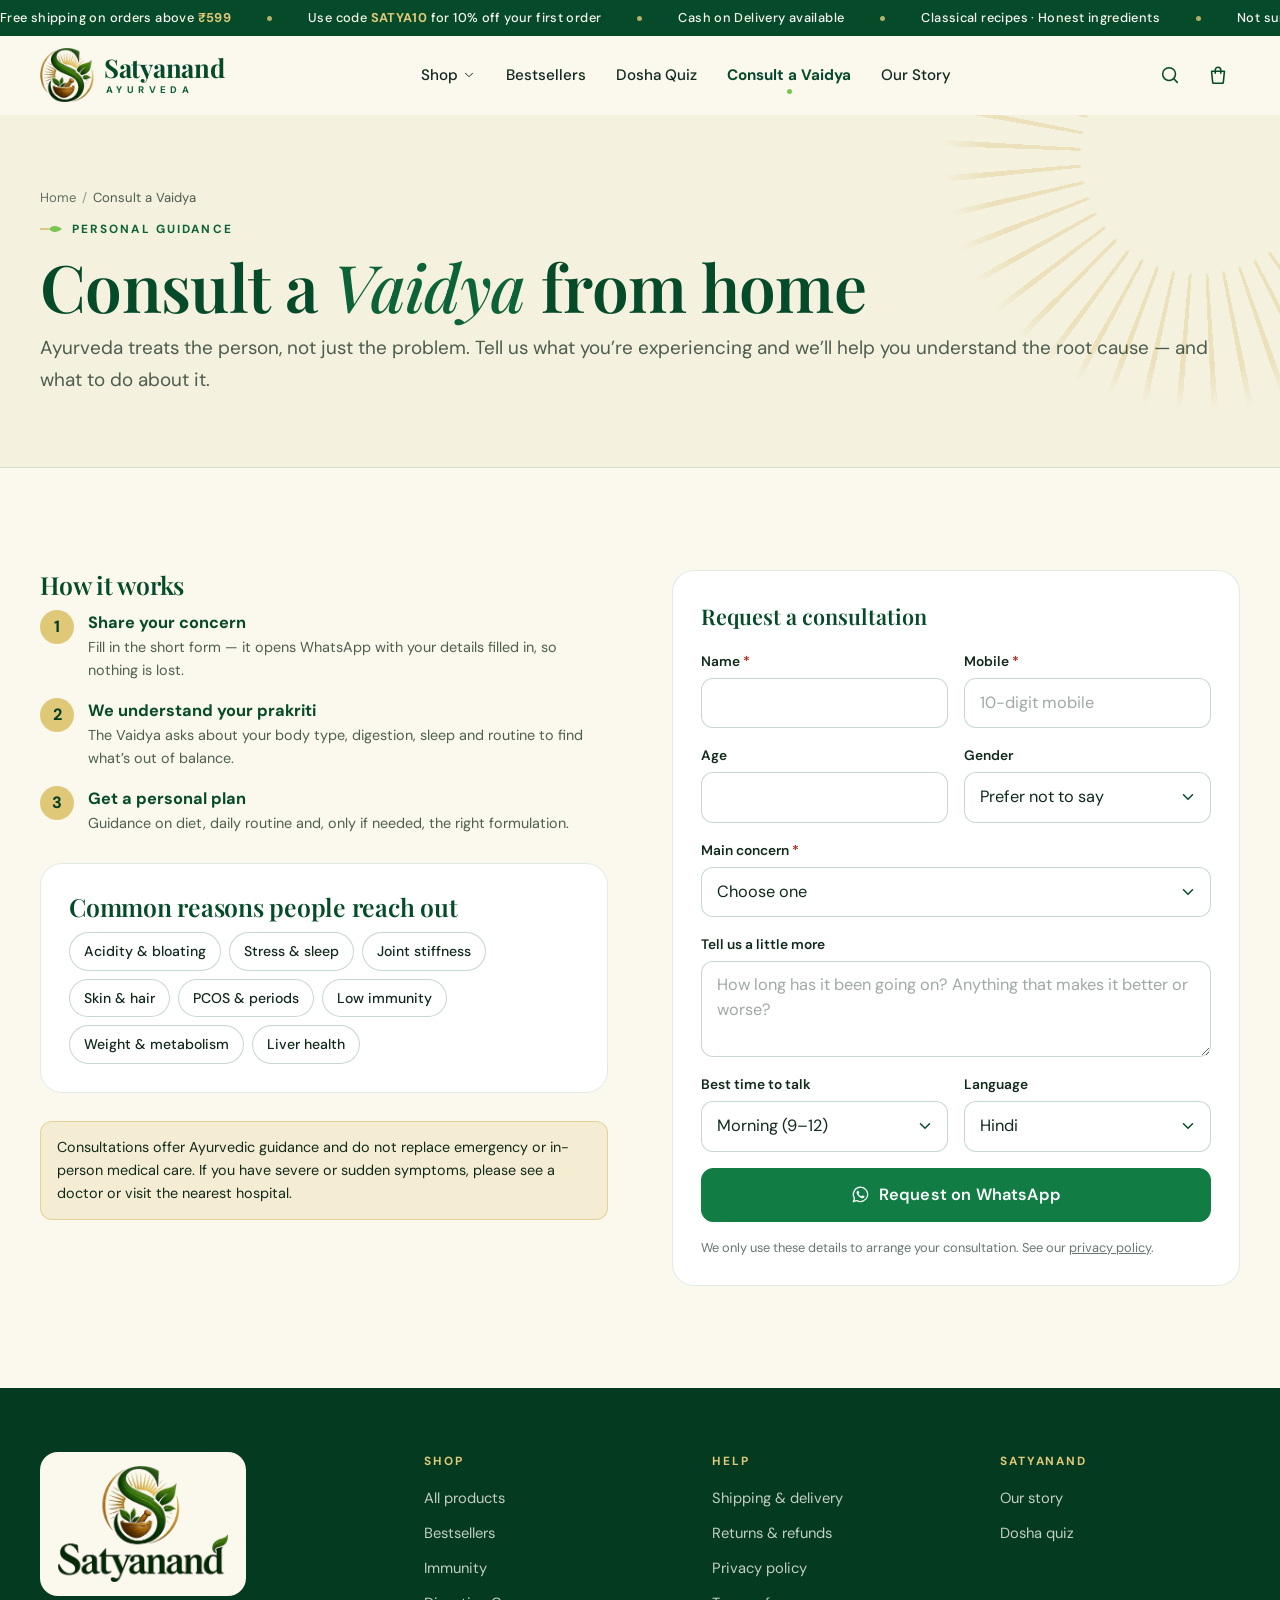
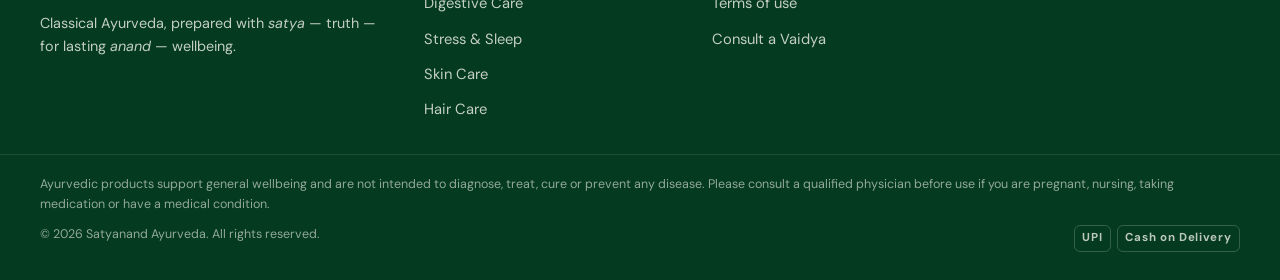
<file: consult.html>
<!doctype html>
<html lang="en-IN">
<head>
<meta charset="utf-8">
<meta name="viewport" content="width=device-width, initial-scale=1, viewport-fit=cover">
<title>Consult a Vaidya Online | Satyanand Ayurveda</title>
<meta name="description" content="Get personal Ayurvedic guidance from home. Share your concern and a Vaidya will help with diet, routine and the right formulation — over WhatsApp.">
<link rel="canonical" href="https://zeus-shourya.github.io/satyanand-ayurveda/consult.html">
<meta name="robots" content="index, follow, max-image-preview:large">
<meta name="theme-color" content="#054A29">
<meta property="og:type" content="website">
<meta property="og:site_name" content="Satyanand Ayurveda">
<meta property="og:locale" content="en_IN">
<meta property="og:title" content="Consult a Vaidya Online | Satyanand Ayurveda">
<meta property="og:description" content="Get personal Ayurvedic guidance from home. Share your concern and a Vaidya will help with diet, routine and the right formulation — over WhatsApp.">
<meta property="og:url" content="https://zeus-shourya.github.io/satyanand-ayurveda/consult.html">
<meta property="og:image" content="https://zeus-shourya.github.io/satyanand-ayurveda/assets/img/og-image.jpg">
<meta property="og:image:width" content="1200">
<meta property="og:image:height" content="630">
<meta property="og:image:alt" content="Satyanand Ayurveda logo: a leaf-shaped S with a rising sun and a mortar and pestle">
<meta name="twitter:card" content="summary_large_image">
<meta name="twitter:title" content="Consult a Vaidya Online | Satyanand Ayurveda">
<meta name="twitter:description" content="Get personal Ayurvedic guidance from home. Share your concern and a Vaidya will help with diet, routine and the right formulation — over WhatsApp.">
<meta name="twitter:image" content="https://zeus-shourya.github.io/satyanand-ayurveda/assets/img/og-image.jpg">
<script type="application/ld+json">
{
  "@context": "https://schema.org",
  "@graph": [
    {
      "@type": "WebPage",
      "@id": "https://zeus-shourya.github.io/satyanand-ayurveda/consult.html#webpage",
      "url": "https://zeus-shourya.github.io/satyanand-ayurveda/consult.html",
      "name": "Consult a Vaidya Online | Satyanand Ayurveda",
      "inLanguage": "en-IN",
      "isPartOf": { "@id": "https://zeus-shourya.github.io/satyanand-ayurveda/#website" },
      "about": { "@id": "https://zeus-shourya.github.io/satyanand-ayurveda/#business" },
      "publisher": { "@id": "https://zeus-shourya.github.io/satyanand-ayurveda/#business" },
      "breadcrumb": { "@id": "https://zeus-shourya.github.io/satyanand-ayurveda/consult.html#breadcrumb" }
    },
    {
      "@type": "BreadcrumbList",
      "@id": "https://zeus-shourya.github.io/satyanand-ayurveda/consult.html#breadcrumb",
      "itemListElement": [
        { "@type": "ListItem", "position": 1, "name": "Home", "item": "https://zeus-shourya.github.io/satyanand-ayurveda/" },
        { "@type": "ListItem", "position": 2, "name": "Consult a Vaidya", "item": "https://zeus-shourya.github.io/satyanand-ayurveda/consult.html" }
      ]
    }
  ]
}
</script>
<link rel="icon" type="image/png" sizes="32x32" href="assets/img/favicon-32.png">
<link rel="apple-touch-icon" href="assets/img/apple-touch-icon.png">
<link rel="manifest" href="site.webmanifest">
<link rel="preconnect" href="https://fonts.googleapis.com">
<link rel="preconnect" href="https://fonts.gstatic.com" crossorigin>
<link rel="stylesheet" href="https://fonts.googleapis.com/css2?family=DM+Sans:opsz,wght@9..40,400..800&family=Playfair+Display:ital,wght@0,500..800;1,500..600&display=swap">
<link rel="stylesheet" href="assets/css/style.css?v=1">
<script>document.documentElement.classList.add('js')</script>
<script defer src="assets/js/config.js?v=1"></script>
<script defer src="assets/js/catalog.js?v=1"></script>
<script defer src="assets/js/packshot.js?v=1"></script>
<script defer src="assets/js/store.js?v=2"></script>
</head>
<body data-page="consult">

<a class="skip" href="#main">Skip to content</a>

<div class="announce" role="region" aria-label="Offers">
  <div class="announce__track">
    <div class="announce__group">
      <span>Free shipping on orders above <b>₹599</b></span><span class="announce__dot"></span>
      <span>Use code <b>SATYA10</b> for 10% off your first order</span><span class="announce__dot"></span>
      <span>Cash on Delivery available</span><span class="announce__dot"></span>
      <span>Classical recipes · Honest ingredients</span><span class="announce__dot"></span>
      <span>Not sure what to take? <b>Ask us on WhatsApp</b></span><span class="announce__dot"></span>
      <span>Free shipping on orders above <b>₹599</b></span><span class="announce__dot"></span>
      <span>Use code <b>SATYA10</b> for 10% off your first order</span><span class="announce__dot"></span>
      <span>Cash on Delivery available</span><span class="announce__dot"></span>
      <span>Classical recipes · Honest ingredients</span><span class="announce__dot"></span>
      <span>Not sure what to take? <b>Ask us on WhatsApp</b></span><span class="announce__dot"></span>
    </div>
    <div class="announce__group" aria-hidden="true">
      <span>Free shipping on orders above <b>₹599</b></span><span class="announce__dot"></span>
      <span>Use code <b>SATYA10</b> for 10% off your first order</span><span class="announce__dot"></span>
      <span>Cash on Delivery available</span><span class="announce__dot"></span>
      <span>Classical recipes · Honest ingredients</span><span class="announce__dot"></span>
      <span>Not sure what to take? <b>Ask us on WhatsApp</b></span><span class="announce__dot"></span>
      <span>Free shipping on orders above <b>₹599</b></span><span class="announce__dot"></span>
      <span>Use code <b>SATYA10</b> for 10% off your first order</span><span class="announce__dot"></span>
      <span>Cash on Delivery available</span><span class="announce__dot"></span>
      <span>Classical recipes · Honest ingredients</span><span class="announce__dot"></span>
      <span>Not sure what to take? <b>Ask us on WhatsApp</b></span><span class="announce__dot"></span>
    </div>
  </div>
</div>

<header class="site-header" data-header>
  <div class="wrap site-header__inner">
    <button class="icon-btn menu-btn" type="button" data-menu-open aria-controls="menu" aria-expanded="false" aria-label="Open menu"><svg class="i" viewBox="0 0 24 24" width="24" height="24" fill="none" stroke="currentColor" stroke-width="1.7" stroke-linecap="round" stroke-linejoin="round" aria-hidden="true" focusable="false"><path d="M4 7h16M4 12h16M4 17h11"/></svg></button>

    <a class="brand" href="index.html" aria-label="Satyanand Ayurveda — home">
      <img src="assets/img/emblem-128.png" alt="" width="54" height="54">
      <span class="brand__text"><span class="brand__name">Satyanand</span><span class="brand__sub">Ayurveda</span></span>
    </a>

    <nav class="primary-nav" aria-label="Main">
      <ul>
        <li class="has-mega">
          <a href="shop.html" data-nav="shop">Shop <svg class="i caret" viewBox="0 0 24 24" width="24" height="24" fill="none" stroke="currentColor" stroke-width="1.7" stroke-linecap="round" stroke-linejoin="round" aria-hidden="true" focusable="false"><path d="m6 9 6 6 6-6"/></svg></a>
          <div class="mega">
            <div class="wrap mega__inner">
              <div>
                <p class="mega__title">Everyday health</p>
                <ul class="mega__list">
                  <li><a href="shop.html?cat=immunity">Immunity<small>Everyday defence</small></a></li>
                  <li><a href="shop.html?cat=digestion">Digestive Care<small>Kindle agni, soothe the gut</small></a></li>
                  <li><a href="shop.html?cat=stress-sleep">Stress &amp; Sleep<small>A calmer mind, deeper rest</small></a></li>
                  <li><a href="shop.html?cat=joint-care">Joint &amp; Muscle<small>Move freely</small></a></li>
                  <li><a href="shop.html?cat=respiratory">Respiratory Care<small>Breathe easy</small></a></li>
                </ul>
              </div>
              <div>
                <p class="mega__title">Beauty &amp; vitality</p>
                <ul class="mega__list">
                  <li><a href="shop.html?cat=skin-care">Skin Care<small>Radiance through ritual</small></a></li>
                  <li><a href="shop.html?cat=hair-care">Hair Care<small>Rooted and strong</small></a></li>
                  <li><a href="shop.html?cat=womens-wellness">Women’s Wellness<small>Balance through every phase</small></a></li>
                  <li><a href="shop.html?cat=mens-vitality">Men’s Vitality<small>Stamina and strength</small></a></li>
                </ul>
              </div>
              <div>
                <p class="mega__title">Care &amp; kitchen</p>
                <ul class="mega__list">
                  <li><a href="shop.html?cat=liver-detox">Liver &amp; Detox<small>Cleanse and restore</small></a></li>
                  <li><a href="shop.html?cat=sugar-balance">Sugar Balance<small>Healthy metabolism</small></a></li>
                  <li><a href="shop.html?cat=teas-foods">Teas &amp; Foods<small>Ayurveda for your kitchen</small></a></li>
                  <li><a href="shop.html">All products<small>The full range</small></a></li>
                </ul>
              </div>
              <div class="mega__promo">
                <h3>Know your dosha, choose better</h3>
                <p>Ten questions, two minutes, products matched to your prakriti.</p>
                <a class="btn btn--gold btn--sm" href="dosha-quiz.html">Take the quiz <svg class="i" viewBox="0 0 24 24" width="24" height="24" fill="none" stroke="currentColor" stroke-width="1.7" stroke-linecap="round" stroke-linejoin="round" aria-hidden="true" focusable="false"><path d="M5 12h14M13 6l6 6-6 6"/></svg></a>
              </div>
            </div>
          </div>
        </li>
        <li><a href="shop.html?badge=bestseller" data-nav="bestsellers">Bestsellers</a></li>
        <li><a href="dosha-quiz.html" data-nav="quiz">Dosha Quiz</a></li>
        <li><a href="consult.html" data-nav="consult">Consult a Vaidya</a></li>
        <li><a href="about.html" data-nav="about">Our Story</a></li>
      </ul>
    </nav>

    <div class="site-header__actions">
      <button class="icon-btn" type="button" data-search-open aria-controls="search" aria-expanded="false" aria-label="Search products"><svg class="i" viewBox="0 0 24 24" width="24" height="24" fill="none" stroke="currentColor" stroke-width="1.7" stroke-linecap="round" stroke-linejoin="round" aria-hidden="true" focusable="false"><circle cx="11" cy="11" r="7"/><path d="m20 20-3.6-3.6"/></svg></button>
      <button class="icon-btn cart-btn" type="button" data-cart-open aria-controls="cart" aria-expanded="false" aria-label="Cart"><svg class="i" viewBox="0 0 24 24" width="24" height="24" fill="none" stroke="currentColor" stroke-width="1.7" stroke-linecap="round" stroke-linejoin="round" aria-hidden="true" focusable="false"><path d="M5 8h14l-1.2 12.2a1 1 0 0 1-1 .8H7.2a1 1 0 0 1-1-.8L5 8Z"/><path d="M9 10V6.5a3 3 0 0 1 6 0V10"/></svg><span class="cart-count" data-cart-count hidden>0</span></button>
    </div>
  </div>
</header>

<div class="drawer drawer--left" id="menu" role="dialog" aria-modal="true" aria-label="Menu" hidden>
  <div class="drawer__scrim" data-close></div>
  <div class="drawer__panel">
    <div class="drawer__head">
      <a class="brand" href="index.html" aria-label="Satyanand Ayurveda — home">
        <img src="assets/img/emblem-128.png" alt="" width="44" height="44">
        <span class="brand__text"><span class="brand__name">Satyanand</span><span class="brand__sub">Ayurveda</span></span>
      </a>
      <button class="icon-btn" type="button" data-close aria-label="Close menu"><svg class="i" viewBox="0 0 24 24" width="24" height="24" fill="none" stroke="currentColor" stroke-width="1.7" stroke-linecap="round" stroke-linejoin="round" aria-hidden="true" focusable="false"><path d="M6 6l12 12M18 6 6 18"/></svg></button>
    </div>
    <div class="drawer__body">
      <nav class="menu-nav" aria-label="Menu">
        <a href="shop.html">Shop all <svg class="i" viewBox="0 0 24 24" width="24" height="24" fill="none" stroke="currentColor" stroke-width="1.7" stroke-linecap="round" stroke-linejoin="round" aria-hidden="true" focusable="false"><path d="M5 12h14M13 6l6 6-6 6"/></svg></a>
        <a href="shop.html?badge=bestseller">Bestsellers <svg class="i" viewBox="0 0 24 24" width="24" height="24" fill="none" stroke="currentColor" stroke-width="1.7" stroke-linecap="round" stroke-linejoin="round" aria-hidden="true" focusable="false"><path d="M5 12h14M13 6l6 6-6 6"/></svg></a>
        <a href="dosha-quiz.html">Dosha Quiz <svg class="i" viewBox="0 0 24 24" width="24" height="24" fill="none" stroke="currentColor" stroke-width="1.7" stroke-linecap="round" stroke-linejoin="round" aria-hidden="true" focusable="false"><path d="M5 12h14M13 6l6 6-6 6"/></svg></a>
        <a href="consult.html">Consult a Vaidya <svg class="i" viewBox="0 0 24 24" width="24" height="24" fill="none" stroke="currentColor" stroke-width="1.7" stroke-linecap="round" stroke-linejoin="round" aria-hidden="true" focusable="false"><path d="M5 12h14M13 6l6 6-6 6"/></svg></a>
        <a href="about.html">Our Story <svg class="i" viewBox="0 0 24 24" width="24" height="24" fill="none" stroke="currentColor" stroke-width="1.7" stroke-linecap="round" stroke-linejoin="round" aria-hidden="true" focusable="false"><path d="M5 12h14M13 6l6 6-6 6"/></svg></a>
      </nav>
      <p class="menu-label">Shop by category</p>
      <div class="menu-cats">
        <a href="shop.html?cat=immunity">Immunity</a>
        <a href="shop.html?cat=digestion">Digestive Care</a>
        <a href="shop.html?cat=stress-sleep">Stress &amp; Sleep</a>
        <a href="shop.html?cat=joint-care">Joint &amp; Muscle</a>
        <a href="shop.html?cat=skin-care">Skin Care</a>
        <a href="shop.html?cat=hair-care">Hair Care</a>
        <a href="shop.html?cat=womens-wellness">Women’s Wellness</a>
        <a href="shop.html?cat=mens-vitality">Men’s Vitality</a>
        <a href="shop.html?cat=liver-detox">Liver &amp; Detox</a>
        <a href="shop.html?cat=sugar-balance">Sugar Balance</a>
        <a href="shop.html?cat=respiratory">Respiratory</a>
        <a href="shop.html?cat=teas-foods">Teas &amp; Foods</a>
      </div>
      <div data-wa-wrap>
        <p class="menu-label">Need help choosing?</p>
        <a class="btn btn--wa btn--block" style="margin-top:10px" href="#" data-wa="Hello Satyanand Ayurveda, I'd like help choosing a product."><svg class="i" viewBox="0 0 24 24" width="24" height="24" aria-hidden="true" focusable="false"><path fill="currentColor" d="M12.04 2a9.9 9.9 0 0 0-8.59 14.86L2 22l5.27-1.38A9.9 9.9 0 1 0 12.04 2Zm0 18.13a8.2 8.2 0 0 1-4.19-1.15l-.3-.18-3.12.82.83-3.04-.2-.31a8.23 8.23 0 1 1 6.98 3.86Zm4.51-6.16c-.25-.12-1.47-.72-1.7-.8-.23-.09-.39-.13-.56.12-.16.25-.64.8-.79.97-.14.16-.29.19-.54.06a6.73 6.73 0 0 1-3.34-2.92c-.25-.43.25-.4.72-1.34.08-.16.04-.3-.02-.43l-.76-1.83c-.2-.48-.4-.41-.56-.42h-.47a.9.9 0 0 0-.66.31 2.76 2.76 0 0 0-.86 2.05 4.8 4.8 0 0 0 1 2.55 11 11 0 0 0 4.2 3.71c1.57.68 2.18.73 2.97.62.48-.07 1.47-.6 1.68-1.18.2-.58.2-1.08.14-1.18-.06-.1-.23-.17-.48-.29Z"/></svg> Chat on WhatsApp</a>
      </div>
    </div>
  </div>
</div>

<main id="main">
  <section class="page-hero">
    <div class="wrap">
      <nav aria-label="Breadcrumb">
        <ol class="crumbs"><li><a href="index.html">Home</a></li><li aria-current="page">Consult a Vaidya</li></ol>
      </nav>
      <span class="eyebrow">Personal guidance</span>
      <h1 class="h1">Consult a <em>Vaidya</em> from home</h1>
      <p class="lead">Ayurveda treats the person, not just the problem. Tell us what you’re experiencing and we’ll help you understand the root cause — and what to do about it.</p>
    </div>
  </section>

  <section class="section">
    <div class="wrap split">
      <div style="display:grid;gap:28px">
        <div style="display:grid;gap:10px">
          <h2 class="h3">How it works</h2>
          <ol class="steps">
            <li><b>1</b><div><h3>Share your concern</h3><p>Fill in the short form — it opens WhatsApp with your details filled in, so nothing is lost.</p></div></li>
            <li><b>2</b><div><h3>We understand your prakriti</h3><p>The Vaidya asks about your body type, digestion, sleep and routine to find what’s out of balance.</p></div></li>
            <li><b>3</b><div><h3>Get a personal plan</h3><p>Guidance on diet, daily routine and, only if needed, the right formulation.</p></div></li>
          </ol>
        </div>
        <div class="panel" style="display:grid;gap:10px">
          <h2 class="h3">Common reasons people reach out</h2>
          <div class="chips" style="gap:8px">
            <span class="pill">Acidity &amp; bloating</span><span class="pill">Stress &amp; sleep</span><span class="pill">Joint stiffness</span>
            <span class="pill">Skin &amp; hair</span><span class="pill">PCOS &amp; periods</span><span class="pill">Low immunity</span>
            <span class="pill">Weight &amp; metabolism</span><span class="pill">Liver health</span>
          </div>
        </div>
        <p class="notice">Consultations offer Ayurvedic guidance and do not replace emergency or in-person medical care. If you have severe or sudden symptoms, please see a doctor or visit the nearest hospital.</p>
      </div>

      <form class="panel" data-wa-form="Consultation request" style="display:grid;gap:16px">
        <h2 class="panel__title" style="margin:0">Request a consultation</h2>
        <div class="form-grid">
          <div class="field">
            <label for="c-name">Name <span class="req" aria-hidden="true">*</span></label>
            <input class="input" id="c-name" name="name" data-label="Name" autocomplete="name" required maxlength="80">
          </div>
          <div class="field">
            <label for="c-phone">Mobile <span class="req" aria-hidden="true">*</span></label>
            <input class="input" id="c-phone" name="phone" data-label="Mobile" type="tel" inputmode="numeric" autocomplete="tel-national" required pattern="[0-9 +\-]{10,14}" maxlength="14" placeholder="10-digit mobile">
          </div>
          <div class="field">
            <label for="c-age">Age</label>
            <input class="input" id="c-age" name="age" data-label="Age" type="number" min="1" max="110" inputmode="numeric">
          </div>
          <div class="field">
            <label for="c-gender">Gender</label>
            <select class="input" id="c-gender" name="gender" data-label="Gender">
              <option value="">Prefer not to say</option><option>Female</option><option>Male</option><option>Other</option>
            </select>
          </div>
          <div class="field span-2">
            <label for="c-concern">Main concern <span class="req" aria-hidden="true">*</span></label>
            <select class="input" id="c-concern" name="concern" data-label="Main concern" required>
              <option value="">Choose one</option>
              <option>Digestion, acidity or constipation</option>
              <option>Stress, anxiety or sleep</option>
              <option>Joint or muscle pain</option>
              <option>Skin concerns</option>
              <option>Hair fall or scalp</option>
              <option>Women’s health (periods, PCOS, menopause)</option>
              <option>Weight or metabolism</option>
              <option>Blood sugar</option>
              <option>Immunity or frequent colds</option>
              <option>Something else</option>
            </select>
          </div>
          <div class="field span-2">
            <label for="c-details">Tell us a little more</label>
            <textarea class="input" id="c-details" name="details" data-label="Details" maxlength="800" placeholder="How long has it been going on? Anything that makes it better or worse?"></textarea>
          </div>
          <div class="field">
            <label for="c-time">Best time to talk</label>
            <select class="input" id="c-time" name="time" data-label="Best time">
              <option>Morning (9–12)</option><option>Afternoon (12–4)</option><option>Evening (4–8)</option>
            </select>
          </div>
          <div class="field">
            <label for="c-lang">Language</label>
            <select class="input" id="c-lang" name="lang" data-label="Language">
              <option>Hindi</option><option>English</option>
            </select>
          </div>
        </div>
        <button class="btn btn--wa btn--lg btn--block" type="submit"><svg class="i" viewBox="0 0 24 24" width="24" height="24" aria-hidden="true" focusable="false"><path fill="currentColor" d="M12.04 2a9.9 9.9 0 0 0-8.59 14.86L2 22l5.27-1.38A9.9 9.9 0 1 0 12.04 2Zm0 18.13a8.2 8.2 0 0 1-4.19-1.15l-.3-.18-3.12.82.83-3.04-.2-.31a8.23 8.23 0 1 1 6.98 3.86Zm4.51-6.16c-.25-.12-1.47-.72-1.7-.8-.23-.09-.39-.13-.56.12-.16.25-.64.8-.79.97-.14.16-.29.19-.54.06a6.73 6.73 0 0 1-3.34-2.92c-.25-.43.25-.4.72-1.34.08-.16.04-.3-.02-.43l-.76-1.83c-.2-.48-.4-.41-.56-.42h-.47a.9.9 0 0 0-.66.31 2.76 2.76 0 0 0-.86 2.05 4.8 4.8 0 0 0 1 2.55 11 11 0 0 0 4.2 3.71c1.57.68 2.18.73 2.97.62.48-.07 1.47-.6 1.68-1.18.2-.58.2-1.08.14-1.18-.06-.1-.23-.17-.48-.29Z"/></svg> Request on WhatsApp</button>
        <p class="status" data-form-status role="status"></p>
        <p class="fine">We only use these details to arrange your consultation. See our <a href="policies.html#privacy" style="text-decoration:underline">privacy policy</a>.</p>
      </form>
    </div>
  </section>
</main>

<footer class="site-footer">
  <div class="footer-cta" data-wa-wrap>
    <div class="wrap">
      <div>
        <h2>Not sure where to start?</h2>
        <p>Tell us what you’re dealing with and we’ll suggest a starting point — the classical way.</p>
      </div>
      <a class="btn btn--wa btn--lg" href="#" data-wa="Hello Satyanand Ayurveda, I'd like help choosing a product."><svg class="i" viewBox="0 0 24 24" width="24" height="24" aria-hidden="true" focusable="false"><path fill="currentColor" d="M12.04 2a9.9 9.9 0 0 0-8.59 14.86L2 22l5.27-1.38A9.9 9.9 0 1 0 12.04 2Zm0 18.13a8.2 8.2 0 0 1-4.19-1.15l-.3-.18-3.12.82.83-3.04-.2-.31a8.23 8.23 0 1 1 6.98 3.86Zm4.51-6.16c-.25-.12-1.47-.72-1.7-.8-.23-.09-.39-.13-.56.12-.16.25-.64.8-.79.97-.14.16-.29.19-.54.06a6.73 6.73 0 0 1-3.34-2.92c-.25-.43.25-.4.72-1.34.08-.16.04-.3-.02-.43l-.76-1.83c-.2-.48-.4-.41-.56-.42h-.47a.9.9 0 0 0-.66.31 2.76 2.76 0 0 0-.86 2.05 4.8 4.8 0 0 0 1 2.55 11 11 0 0 0 4.2 3.71c1.57.68 2.18.73 2.97.62.48-.07 1.47-.6 1.68-1.18.2-.58.2-1.08.14-1.18-.06-.1-.23-.17-.48-.29Z"/></svg> Chat on WhatsApp</a>
    </div>
  </div>

  <div class="wrap footer-grid">
    <div class="footer-brand">
      <a class="footer-brand__plate" href="index.html" aria-label="Satyanand Ayurveda — home">
        <img src="assets/img/logo-360.png" alt="Satyanand" width="360" height="245" loading="lazy" decoding="async">
      </a>
      <p>Classical Ayurveda, prepared with <em>satya</em> — truth — for lasting <em>anand</em> — wellbeing.</p>
    </div>

    <nav class="footer-col" aria-label="Shop">
      <h3>Shop</h3>
      <ul>
        <li><a href="shop.html">All products</a></li>
        <li><a href="shop.html?badge=bestseller">Bestsellers</a></li>
        <li><a href="shop.html?cat=immunity">Immunity</a></li>
        <li><a href="shop.html?cat=digestion">Digestive Care</a></li>
        <li><a href="shop.html?cat=stress-sleep">Stress &amp; Sleep</a></li>
        <li><a href="shop.html?cat=skin-care">Skin Care</a></li>
        <li><a href="shop.html?cat=hair-care">Hair Care</a></li>
      </ul>
    </nav>

    <nav class="footer-col" aria-label="Help">
      <h3>Help</h3>
      <ul>
        <li><a href="policies.html#shipping">Shipping &amp; delivery</a></li>
        <li><a href="policies.html#returns">Returns &amp; refunds</a></li>
        <li><a href="policies.html#privacy">Privacy policy</a></li>
        <li><a href="policies.html#terms">Terms of use</a></li>
        <li><a href="consult.html">Consult a Vaidya</a></li>
      </ul>
    </nav>

    <div class="footer-col">
      <h3>Satyanand</h3>
      <ul>
        <li><a href="about.html">Our story</a></li>
        <li><a href="dosha-quiz.html">Dosha quiz</a></li>
        <li data-wa-wrap><a href="#" data-wa>WhatsApp us</a></li>
        <li data-contact-wrap><a href="#" data-contact="phone"></a></li>
        <li data-contact-wrap><a href="#" data-contact="email"></a></li>
      </ul>
    </div>
  </div>

  <div class="wrap footer-legal">
    <p>Ayurvedic products support general wellbeing and are not intended to diagnose, treat, cure or prevent any disease. Please consult a qualified physician before use if you are pregnant, nursing, taking medication or have a medical condition.</p>
    <div class="footer-legal__row">
      <span>© <span data-year>2026</span> Satyanand Ayurveda. All rights reserved.</span>
      <div class="pay-marks" aria-label="Ways to pay"><span>UPI</span><span>Cash on Delivery</span></div>
    </div>
  </div>
</footer>
</body>
</html>
</file>
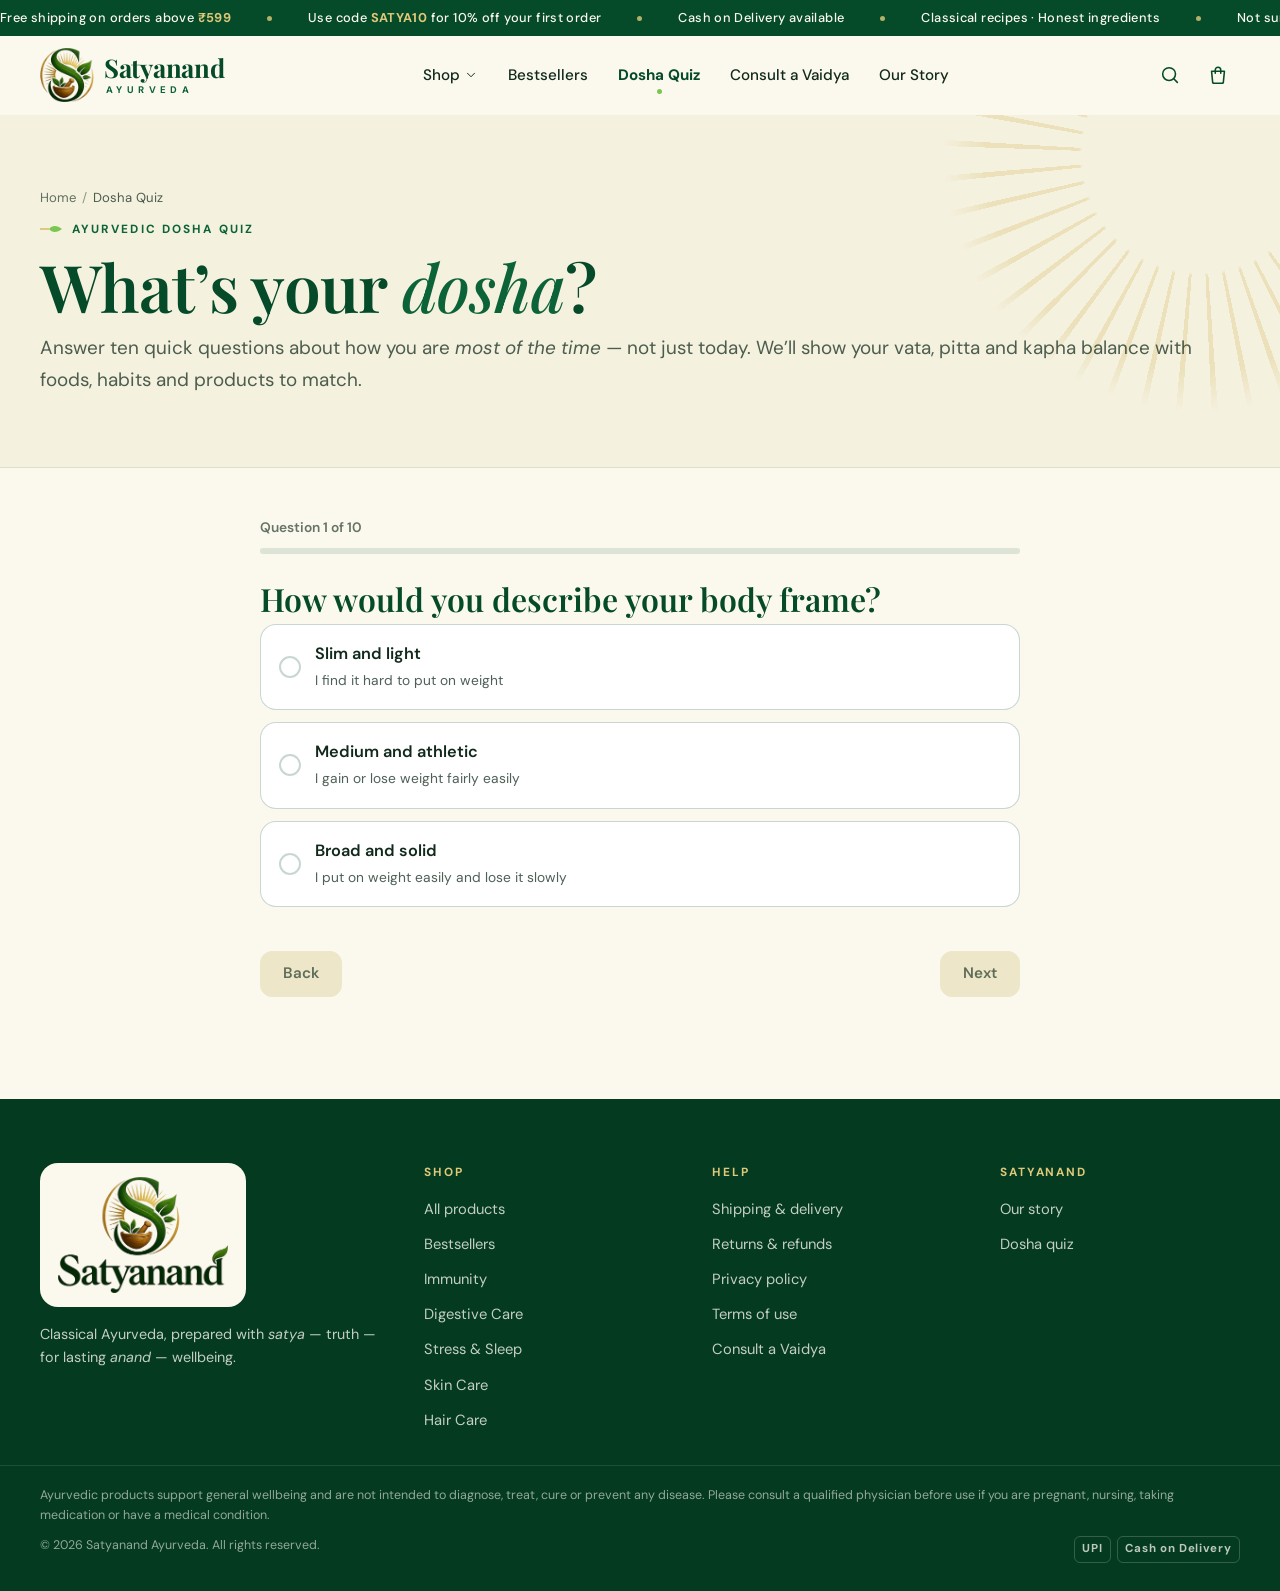
<file: dosha-quiz.html>
<!doctype html>
<html lang="en-IN">
<head>
<meta charset="utf-8">
<meta name="viewport" content="width=device-width, initial-scale=1, viewport-fit=cover">
<title>Dosha Quiz — Discover Your Prakriti | Satyanand Ayurveda</title>
<meta name="description" content="Take our free dosha quiz: ten questions, two minutes. Find out if you are vata, pitta or kapha dominant and get Ayurvedic products and tips matched to you.">
<link rel="canonical" href="https://zeus-shourya.github.io/satyanand-ayurveda/dosha-quiz.html">
<meta name="robots" content="index, follow, max-image-preview:large">
<meta name="theme-color" content="#054A29">
<meta property="og:type" content="website">
<meta property="og:site_name" content="Satyanand Ayurveda">
<meta property="og:locale" content="en_IN">
<meta property="og:title" content="Dosha Quiz — Discover Your Prakriti | Satyanand Ayurveda">
<meta property="og:description" content="Take our free dosha quiz: ten questions, two minutes. Find out if you are vata, pitta or kapha dominant and get Ayurvedic products and tips matched to you.">
<meta property="og:url" content="https://zeus-shourya.github.io/satyanand-ayurveda/dosha-quiz.html">
<meta property="og:image" content="https://zeus-shourya.github.io/satyanand-ayurveda/assets/img/og-image.jpg">
<meta property="og:image:width" content="1200">
<meta property="og:image:height" content="630">
<meta property="og:image:alt" content="Satyanand Ayurveda logo: a leaf-shaped S with a rising sun and a mortar and pestle">
<meta name="twitter:card" content="summary_large_image">
<meta name="twitter:title" content="Dosha Quiz — Discover Your Prakriti | Satyanand Ayurveda">
<meta name="twitter:description" content="Take our free dosha quiz: ten questions, two minutes. Find out if you are vata, pitta or kapha dominant and get Ayurvedic products and tips matched to you.">
<meta name="twitter:image" content="https://zeus-shourya.github.io/satyanand-ayurveda/assets/img/og-image.jpg">
<script type="application/ld+json">
{
  "@context": "https://schema.org",
  "@graph": [
    {
      "@type": "WebPage",
      "@id": "https://zeus-shourya.github.io/satyanand-ayurveda/dosha-quiz.html#webpage",
      "url": "https://zeus-shourya.github.io/satyanand-ayurveda/dosha-quiz.html",
      "name": "Dosha Quiz — Discover Your Prakriti | Satyanand Ayurveda",
      "description": "Take our free dosha quiz: ten questions, two minutes. Find out if you are vata, pitta or kapha dominant and get Ayurvedic products and tips matched to you.",
      "inLanguage": "en-IN",
      "isPartOf": { "@id": "https://zeus-shourya.github.io/satyanand-ayurveda/#website" },
      "about": { "@id": "https://zeus-shourya.github.io/satyanand-ayurveda/#business" },
      "publisher": { "@id": "https://zeus-shourya.github.io/satyanand-ayurveda/#business" },
      "breadcrumb": { "@id": "https://zeus-shourya.github.io/satyanand-ayurveda/dosha-quiz.html#breadcrumb" }
    },
    {
      "@type": "BreadcrumbList",
      "@id": "https://zeus-shourya.github.io/satyanand-ayurveda/dosha-quiz.html#breadcrumb",
      "itemListElement": [
        { "@type": "ListItem", "position": 1, "name": "Home", "item": "https://zeus-shourya.github.io/satyanand-ayurveda/" },
        { "@type": "ListItem", "position": 2, "name": "Dosha Quiz", "item": "https://zeus-shourya.github.io/satyanand-ayurveda/dosha-quiz.html" }
      ]
    }
  ]
}
</script>
<link rel="icon" type="image/png" sizes="32x32" href="assets/img/favicon-32.png">
<link rel="apple-touch-icon" href="assets/img/apple-touch-icon.png">
<link rel="manifest" href="site.webmanifest">
<link rel="preconnect" href="https://fonts.googleapis.com">
<link rel="preconnect" href="https://fonts.gstatic.com" crossorigin>
<link rel="stylesheet" href="https://fonts.googleapis.com/css2?family=DM+Sans:opsz,wght@9..40,400..800&family=Playfair+Display:ital,wght@0,500..800;1,500..600&display=swap">
<link rel="stylesheet" href="assets/css/style.css?v=1">
<script>document.documentElement.classList.add('js')</script>
<script defer src="assets/js/config.js?v=1"></script>
<script defer src="assets/js/catalog.js?v=1"></script>
<script defer src="assets/js/packshot.js?v=1"></script>
<script defer src="assets/js/store.js?v=2"></script>
<script defer src="assets/js/quiz.js?v=1"></script>
</head>
<body data-page="quiz">

<a class="skip" href="#main">Skip to content</a>

<div class="announce" role="region" aria-label="Offers">
  <div class="announce__track">
    <div class="announce__group">
      <span>Free shipping on orders above <b>₹599</b></span><span class="announce__dot"></span>
      <span>Use code <b>SATYA10</b> for 10% off your first order</span><span class="announce__dot"></span>
      <span>Cash on Delivery available</span><span class="announce__dot"></span>
      <span>Classical recipes · Honest ingredients</span><span class="announce__dot"></span>
      <span>Not sure what to take? <b>Ask us on WhatsApp</b></span><span class="announce__dot"></span>
      <span>Free shipping on orders above <b>₹599</b></span><span class="announce__dot"></span>
      <span>Use code <b>SATYA10</b> for 10% off your first order</span><span class="announce__dot"></span>
      <span>Cash on Delivery available</span><span class="announce__dot"></span>
      <span>Classical recipes · Honest ingredients</span><span class="announce__dot"></span>
      <span>Not sure what to take? <b>Ask us on WhatsApp</b></span><span class="announce__dot"></span>
    </div>
    <div class="announce__group" aria-hidden="true">
      <span>Free shipping on orders above <b>₹599</b></span><span class="announce__dot"></span>
      <span>Use code <b>SATYA10</b> for 10% off your first order</span><span class="announce__dot"></span>
      <span>Cash on Delivery available</span><span class="announce__dot"></span>
      <span>Classical recipes · Honest ingredients</span><span class="announce__dot"></span>
      <span>Not sure what to take? <b>Ask us on WhatsApp</b></span><span class="announce__dot"></span>
      <span>Free shipping on orders above <b>₹599</b></span><span class="announce__dot"></span>
      <span>Use code <b>SATYA10</b> for 10% off your first order</span><span class="announce__dot"></span>
      <span>Cash on Delivery available</span><span class="announce__dot"></span>
      <span>Classical recipes · Honest ingredients</span><span class="announce__dot"></span>
      <span>Not sure what to take? <b>Ask us on WhatsApp</b></span><span class="announce__dot"></span>
    </div>
  </div>
</div>

<header class="site-header" data-header>
  <div class="wrap site-header__inner">
    <button class="icon-btn menu-btn" type="button" data-menu-open aria-controls="menu" aria-expanded="false" aria-label="Open menu"><svg class="i" viewBox="0 0 24 24" width="24" height="24" fill="none" stroke="currentColor" stroke-width="1.7" stroke-linecap="round" stroke-linejoin="round" aria-hidden="true" focusable="false"><path d="M4 7h16M4 12h16M4 17h11"/></svg></button>

    <a class="brand" href="index.html" aria-label="Satyanand Ayurveda — home">
      <img src="assets/img/emblem-128.png" alt="" width="54" height="54">
      <span class="brand__text"><span class="brand__name">Satyanand</span><span class="brand__sub">Ayurveda</span></span>
    </a>

    <nav class="primary-nav" aria-label="Main">
      <ul>
        <li class="has-mega">
          <a href="shop.html" data-nav="shop">Shop <svg class="i caret" viewBox="0 0 24 24" width="24" height="24" fill="none" stroke="currentColor" stroke-width="1.7" stroke-linecap="round" stroke-linejoin="round" aria-hidden="true" focusable="false"><path d="m6 9 6 6 6-6"/></svg></a>
          <div class="mega">
            <div class="wrap mega__inner">
              <div>
                <p class="mega__title">Everyday health</p>
                <ul class="mega__list">
                  <li><a href="shop.html?cat=immunity">Immunity<small>Everyday defence</small></a></li>
                  <li><a href="shop.html?cat=digestion">Digestive Care<small>Kindle agni, soothe the gut</small></a></li>
                  <li><a href="shop.html?cat=stress-sleep">Stress &amp; Sleep<small>A calmer mind, deeper rest</small></a></li>
                  <li><a href="shop.html?cat=joint-care">Joint &amp; Muscle<small>Move freely</small></a></li>
                  <li><a href="shop.html?cat=respiratory">Respiratory Care<small>Breathe easy</small></a></li>
                </ul>
              </div>
              <div>
                <p class="mega__title">Beauty &amp; vitality</p>
                <ul class="mega__list">
                  <li><a href="shop.html?cat=skin-care">Skin Care<small>Radiance through ritual</small></a></li>
                  <li><a href="shop.html?cat=hair-care">Hair Care<small>Rooted and strong</small></a></li>
                  <li><a href="shop.html?cat=womens-wellness">Women’s Wellness<small>Balance through every phase</small></a></li>
                  <li><a href="shop.html?cat=mens-vitality">Men’s Vitality<small>Stamina and strength</small></a></li>
                </ul>
              </div>
              <div>
                <p class="mega__title">Care &amp; kitchen</p>
                <ul class="mega__list">
                  <li><a href="shop.html?cat=liver-detox">Liver &amp; Detox<small>Cleanse and restore</small></a></li>
                  <li><a href="shop.html?cat=sugar-balance">Sugar Balance<small>Healthy metabolism</small></a></li>
                  <li><a href="shop.html?cat=teas-foods">Teas &amp; Foods<small>Ayurveda for your kitchen</small></a></li>
                  <li><a href="shop.html">All products<small>The full range</small></a></li>
                </ul>
              </div>
              <div class="mega__promo">
                <h3>Know your dosha, choose better</h3>
                <p>Ten questions, two minutes, products matched to your prakriti.</p>
                <a class="btn btn--gold btn--sm" href="dosha-quiz.html">Take the quiz <svg class="i" viewBox="0 0 24 24" width="24" height="24" fill="none" stroke="currentColor" stroke-width="1.7" stroke-linecap="round" stroke-linejoin="round" aria-hidden="true" focusable="false"><path d="M5 12h14M13 6l6 6-6 6"/></svg></a>
              </div>
            </div>
          </div>
        </li>
        <li><a href="shop.html?badge=bestseller" data-nav="bestsellers">Bestsellers</a></li>
        <li><a href="dosha-quiz.html" data-nav="quiz">Dosha Quiz</a></li>
        <li><a href="consult.html" data-nav="consult">Consult a Vaidya</a></li>
        <li><a href="about.html" data-nav="about">Our Story</a></li>
      </ul>
    </nav>

    <div class="site-header__actions">
      <button class="icon-btn" type="button" data-search-open aria-controls="search" aria-expanded="false" aria-label="Search products"><svg class="i" viewBox="0 0 24 24" width="24" height="24" fill="none" stroke="currentColor" stroke-width="1.7" stroke-linecap="round" stroke-linejoin="round" aria-hidden="true" focusable="false"><circle cx="11" cy="11" r="7"/><path d="m20 20-3.6-3.6"/></svg></button>
      <button class="icon-btn cart-btn" type="button" data-cart-open aria-controls="cart" aria-expanded="false" aria-label="Cart"><svg class="i" viewBox="0 0 24 24" width="24" height="24" fill="none" stroke="currentColor" stroke-width="1.7" stroke-linecap="round" stroke-linejoin="round" aria-hidden="true" focusable="false"><path d="M5 8h14l-1.2 12.2a1 1 0 0 1-1 .8H7.2a1 1 0 0 1-1-.8L5 8Z"/><path d="M9 10V6.5a3 3 0 0 1 6 0V10"/></svg><span class="cart-count" data-cart-count hidden>0</span></button>
    </div>
  </div>
</header>

<div class="drawer drawer--left" id="menu" role="dialog" aria-modal="true" aria-label="Menu" hidden>
  <div class="drawer__scrim" data-close></div>
  <div class="drawer__panel">
    <div class="drawer__head">
      <a class="brand" href="index.html" aria-label="Satyanand Ayurveda — home">
        <img src="assets/img/emblem-128.png" alt="" width="44" height="44">
        <span class="brand__text"><span class="brand__name">Satyanand</span><span class="brand__sub">Ayurveda</span></span>
      </a>
      <button class="icon-btn" type="button" data-close aria-label="Close menu"><svg class="i" viewBox="0 0 24 24" width="24" height="24" fill="none" stroke="currentColor" stroke-width="1.7" stroke-linecap="round" stroke-linejoin="round" aria-hidden="true" focusable="false"><path d="M6 6l12 12M18 6 6 18"/></svg></button>
    </div>
    <div class="drawer__body">
      <nav class="menu-nav" aria-label="Menu">
        <a href="shop.html">Shop all <svg class="i" viewBox="0 0 24 24" width="24" height="24" fill="none" stroke="currentColor" stroke-width="1.7" stroke-linecap="round" stroke-linejoin="round" aria-hidden="true" focusable="false"><path d="M5 12h14M13 6l6 6-6 6"/></svg></a>
        <a href="shop.html?badge=bestseller">Bestsellers <svg class="i" viewBox="0 0 24 24" width="24" height="24" fill="none" stroke="currentColor" stroke-width="1.7" stroke-linecap="round" stroke-linejoin="round" aria-hidden="true" focusable="false"><path d="M5 12h14M13 6l6 6-6 6"/></svg></a>
        <a href="dosha-quiz.html">Dosha Quiz <svg class="i" viewBox="0 0 24 24" width="24" height="24" fill="none" stroke="currentColor" stroke-width="1.7" stroke-linecap="round" stroke-linejoin="round" aria-hidden="true" focusable="false"><path d="M5 12h14M13 6l6 6-6 6"/></svg></a>
        <a href="consult.html">Consult a Vaidya <svg class="i" viewBox="0 0 24 24" width="24" height="24" fill="none" stroke="currentColor" stroke-width="1.7" stroke-linecap="round" stroke-linejoin="round" aria-hidden="true" focusable="false"><path d="M5 12h14M13 6l6 6-6 6"/></svg></a>
        <a href="about.html">Our Story <svg class="i" viewBox="0 0 24 24" width="24" height="24" fill="none" stroke="currentColor" stroke-width="1.7" stroke-linecap="round" stroke-linejoin="round" aria-hidden="true" focusable="false"><path d="M5 12h14M13 6l6 6-6 6"/></svg></a>
      </nav>
      <p class="menu-label">Shop by category</p>
      <div class="menu-cats">
        <a href="shop.html?cat=immunity">Immunity</a>
        <a href="shop.html?cat=digestion">Digestive Care</a>
        <a href="shop.html?cat=stress-sleep">Stress &amp; Sleep</a>
        <a href="shop.html?cat=joint-care">Joint &amp; Muscle</a>
        <a href="shop.html?cat=skin-care">Skin Care</a>
        <a href="shop.html?cat=hair-care">Hair Care</a>
        <a href="shop.html?cat=womens-wellness">Women’s Wellness</a>
        <a href="shop.html?cat=mens-vitality">Men’s Vitality</a>
        <a href="shop.html?cat=liver-detox">Liver &amp; Detox</a>
        <a href="shop.html?cat=sugar-balance">Sugar Balance</a>
        <a href="shop.html?cat=respiratory">Respiratory</a>
        <a href="shop.html?cat=teas-foods">Teas &amp; Foods</a>
      </div>
      <div data-wa-wrap>
        <p class="menu-label">Need help choosing?</p>
        <a class="btn btn--wa btn--block" style="margin-top:10px" href="#" data-wa="Hello Satyanand Ayurveda, I'd like help choosing a product."><svg class="i" viewBox="0 0 24 24" width="24" height="24" aria-hidden="true" focusable="false"><path fill="currentColor" d="M12.04 2a9.9 9.9 0 0 0-8.59 14.86L2 22l5.27-1.38A9.9 9.9 0 1 0 12.04 2Zm0 18.13a8.2 8.2 0 0 1-4.19-1.15l-.3-.18-3.12.82.83-3.04-.2-.31a8.23 8.23 0 1 1 6.98 3.86Zm4.51-6.16c-.25-.12-1.47-.72-1.7-.8-.23-.09-.39-.13-.56.12-.16.25-.64.8-.79.97-.14.16-.29.19-.54.06a6.73 6.73 0 0 1-3.34-2.92c-.25-.43.25-.4.72-1.34.08-.16.04-.3-.02-.43l-.76-1.83c-.2-.48-.4-.41-.56-.42h-.47a.9.9 0 0 0-.66.31 2.76 2.76 0 0 0-.86 2.05 4.8 4.8 0 0 0 1 2.55 11 11 0 0 0 4.2 3.71c1.57.68 2.18.73 2.97.62.48-.07 1.47-.6 1.68-1.18.2-.58.2-1.08.14-1.18-.06-.1-.23-.17-.48-.29Z"/></svg> Chat on WhatsApp</a>
      </div>
    </div>
  </div>
</div>

<main id="main">
  <section class="page-hero">
    <div class="wrap">
      <nav aria-label="Breadcrumb">
        <ol class="crumbs"><li><a href="index.html">Home</a></li><li aria-current="page">Dosha Quiz</li></ol>
      </nav>
      <span class="eyebrow">Ayurvedic dosha quiz</span>
      <h1 class="h1">What’s your <em>dosha</em>?</h1>
      <p class="lead">Answer ten quick questions about how you are <em>most of the time</em> — not just today. We’ll show your vata, pitta and kapha balance with foods, habits and products to match.</p>
    </div>
  </section>

  <div class="wrap">
    <div class="quiz" data-quiz>
      <noscript><p class="notice">The quiz needs JavaScript. You can still <a href="shop.html">browse all products</a>.</p></noscript>
    </div>
  </div>

  <section class="section section--tight section--cream2" data-quiz-products hidden aria-labelledby="qp-title">
    <div class="wrap rail" data-rail>
      <div class="sec-head">
        <div class="sec-head__text">
          <span class="eyebrow">Matched to you</span>
          <h2 class="h2" id="qp-title" data-qp-title>Picked for your prakriti</h2>
        </div>
        <div class="sec-head__tools">
          <button class="round-btn round-btn--prev" type="button" data-rail-prev aria-label="Scroll left"><svg class="i" viewBox="0 0 24 24" width="24" height="24" fill="none" stroke="currentColor" stroke-width="1.7" stroke-linecap="round" stroke-linejoin="round" aria-hidden="true" focusable="false"><path d="M5 12h14M13 6l6 6-6 6"/></svg></button>
          <button class="round-btn" type="button" data-rail-next aria-label="Scroll right"><svg class="i" viewBox="0 0 24 24" width="24" height="24" fill="none" stroke="currentColor" stroke-width="1.7" stroke-linecap="round" stroke-linejoin="round" aria-hidden="true" focusable="false"><path d="M5 12h14M13 6l6 6-6 6"/></svg></button>
        </div>
      </div>
      <div class="rail__track" data-rail-track data-qp></div>
    </div>
  </section>
</main>

<footer class="site-footer">
  <div class="footer-cta" data-wa-wrap>
    <div class="wrap">
      <div>
        <h2>Not sure where to start?</h2>
        <p>Tell us what you’re dealing with and we’ll suggest a starting point — the classical way.</p>
      </div>
      <a class="btn btn--wa btn--lg" href="#" data-wa="Hello Satyanand Ayurveda, I'd like help choosing a product."><svg class="i" viewBox="0 0 24 24" width="24" height="24" aria-hidden="true" focusable="false"><path fill="currentColor" d="M12.04 2a9.9 9.9 0 0 0-8.59 14.86L2 22l5.27-1.38A9.9 9.9 0 1 0 12.04 2Zm0 18.13a8.2 8.2 0 0 1-4.19-1.15l-.3-.18-3.12.82.83-3.04-.2-.31a8.23 8.23 0 1 1 6.98 3.86Zm4.51-6.16c-.25-.12-1.47-.72-1.7-.8-.23-.09-.39-.13-.56.12-.16.25-.64.8-.79.97-.14.16-.29.19-.54.06a6.73 6.73 0 0 1-3.34-2.92c-.25-.43.25-.4.72-1.34.08-.16.04-.3-.02-.43l-.76-1.83c-.2-.48-.4-.41-.56-.42h-.47a.9.9 0 0 0-.66.31 2.76 2.76 0 0 0-.86 2.05 4.8 4.8 0 0 0 1 2.55 11 11 0 0 0 4.2 3.71c1.57.68 2.18.73 2.97.62.48-.07 1.47-.6 1.68-1.18.2-.58.2-1.08.14-1.18-.06-.1-.23-.17-.48-.29Z"/></svg> Chat on WhatsApp</a>
    </div>
  </div>

  <div class="wrap footer-grid">
    <div class="footer-brand">
      <a class="footer-brand__plate" href="index.html" aria-label="Satyanand Ayurveda — home">
        <img src="assets/img/logo-360.png" alt="Satyanand" width="360" height="245" loading="lazy" decoding="async">
      </a>
      <p>Classical Ayurveda, prepared with <em>satya</em> — truth — for lasting <em>anand</em> — wellbeing.</p>
    </div>

    <nav class="footer-col" aria-label="Shop">
      <h3>Shop</h3>
      <ul>
        <li><a href="shop.html">All products</a></li>
        <li><a href="shop.html?badge=bestseller">Bestsellers</a></li>
        <li><a href="shop.html?cat=immunity">Immunity</a></li>
        <li><a href="shop.html?cat=digestion">Digestive Care</a></li>
        <li><a href="shop.html?cat=stress-sleep">Stress &amp; Sleep</a></li>
        <li><a href="shop.html?cat=skin-care">Skin Care</a></li>
        <li><a href="shop.html?cat=hair-care">Hair Care</a></li>
      </ul>
    </nav>

    <nav class="footer-col" aria-label="Help">
      <h3>Help</h3>
      <ul>
        <li><a href="policies.html#shipping">Shipping &amp; delivery</a></li>
        <li><a href="policies.html#returns">Returns &amp; refunds</a></li>
        <li><a href="policies.html#privacy">Privacy policy</a></li>
        <li><a href="policies.html#terms">Terms of use</a></li>
        <li><a href="consult.html">Consult a Vaidya</a></li>
      </ul>
    </nav>

    <div class="footer-col">
      <h3>Satyanand</h3>
      <ul>
        <li><a href="about.html">Our story</a></li>
        <li><a href="dosha-quiz.html">Dosha quiz</a></li>
        <li data-wa-wrap><a href="#" data-wa>WhatsApp us</a></li>
        <li data-contact-wrap><a href="#" data-contact="phone"></a></li>
        <li data-contact-wrap><a href="#" data-contact="email"></a></li>
      </ul>
    </div>
  </div>

  <div class="wrap footer-legal">
    <p>Ayurvedic products support general wellbeing and are not intended to diagnose, treat, cure or prevent any disease. Please consult a qualified physician before use if you are pregnant, nursing, taking medication or have a medical condition.</p>
    <div class="footer-legal__row">
      <span>© <span data-year>2026</span> Satyanand Ayurveda. All rights reserved.</span>
      <div class="pay-marks" aria-label="Ways to pay"><span>UPI</span><span>Cash on Delivery</span></div>
    </div>
  </div>
</footer>
</body>
</html>
</file>
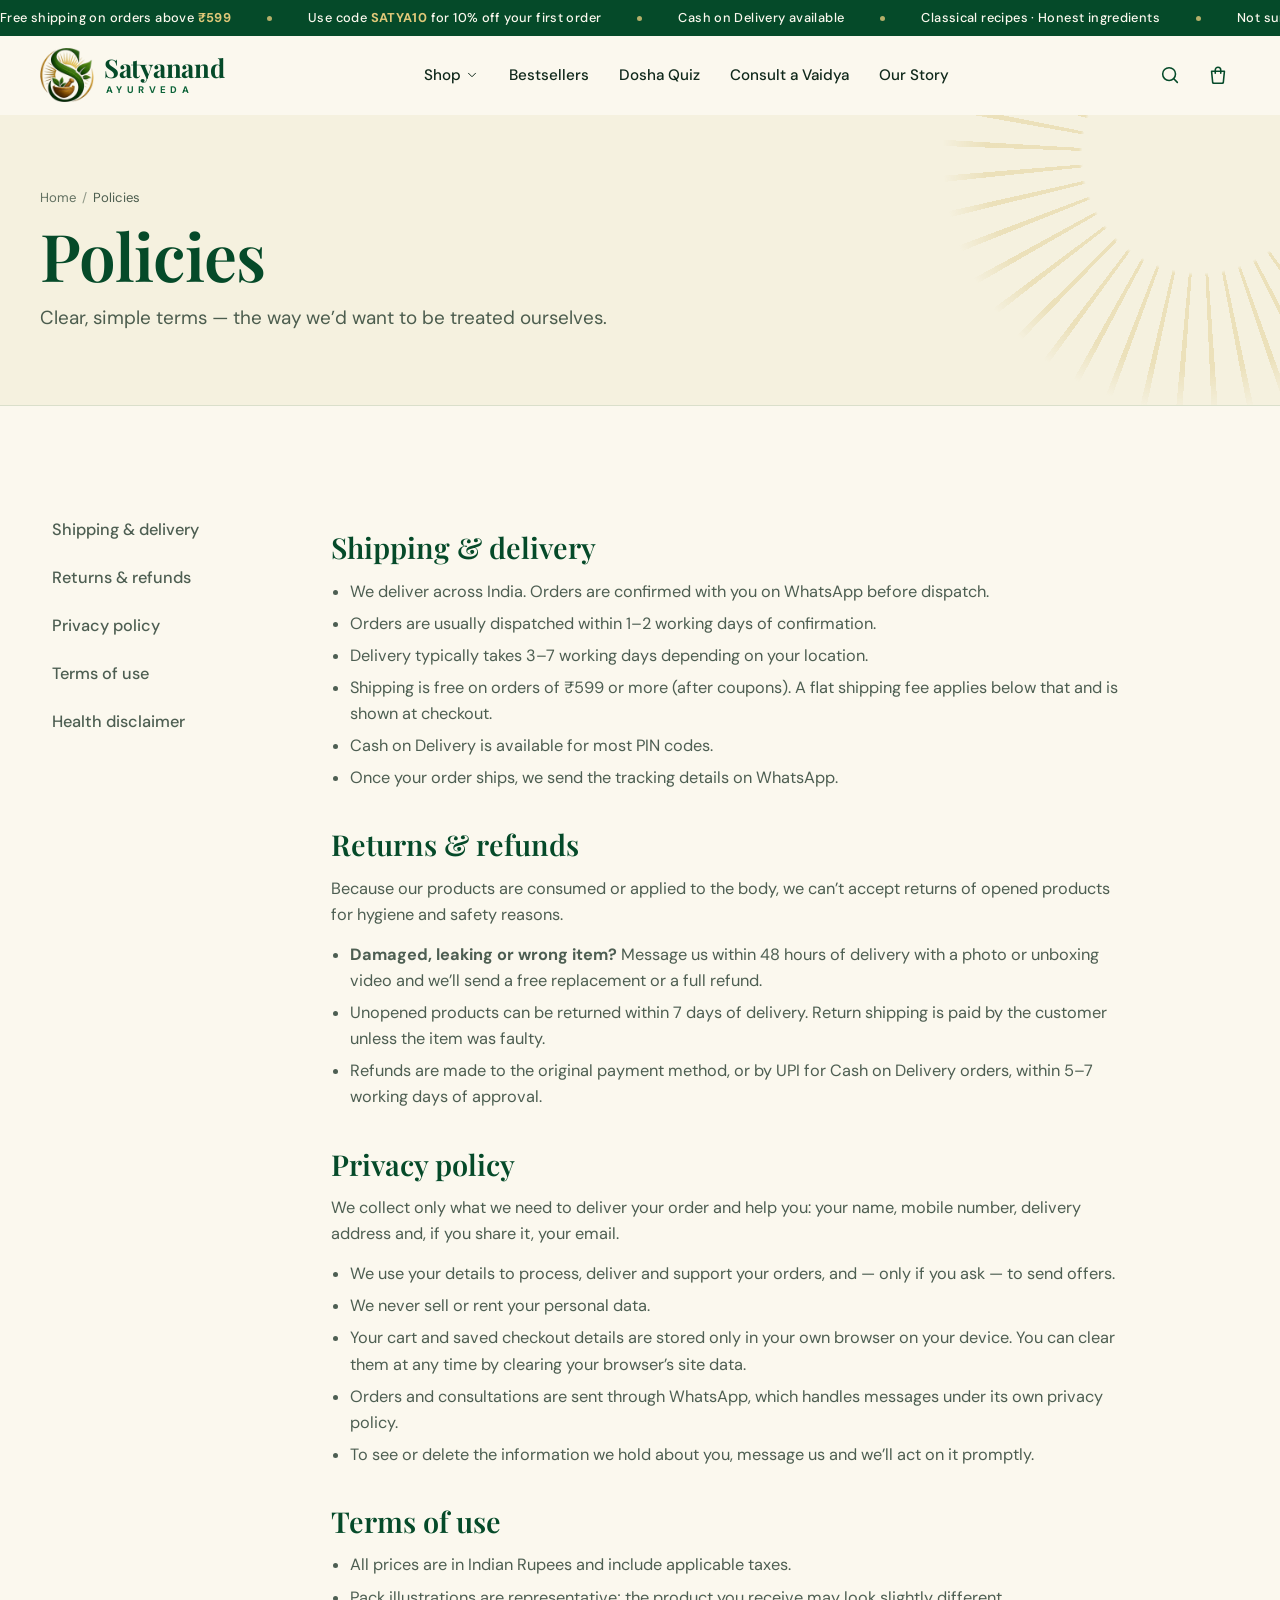
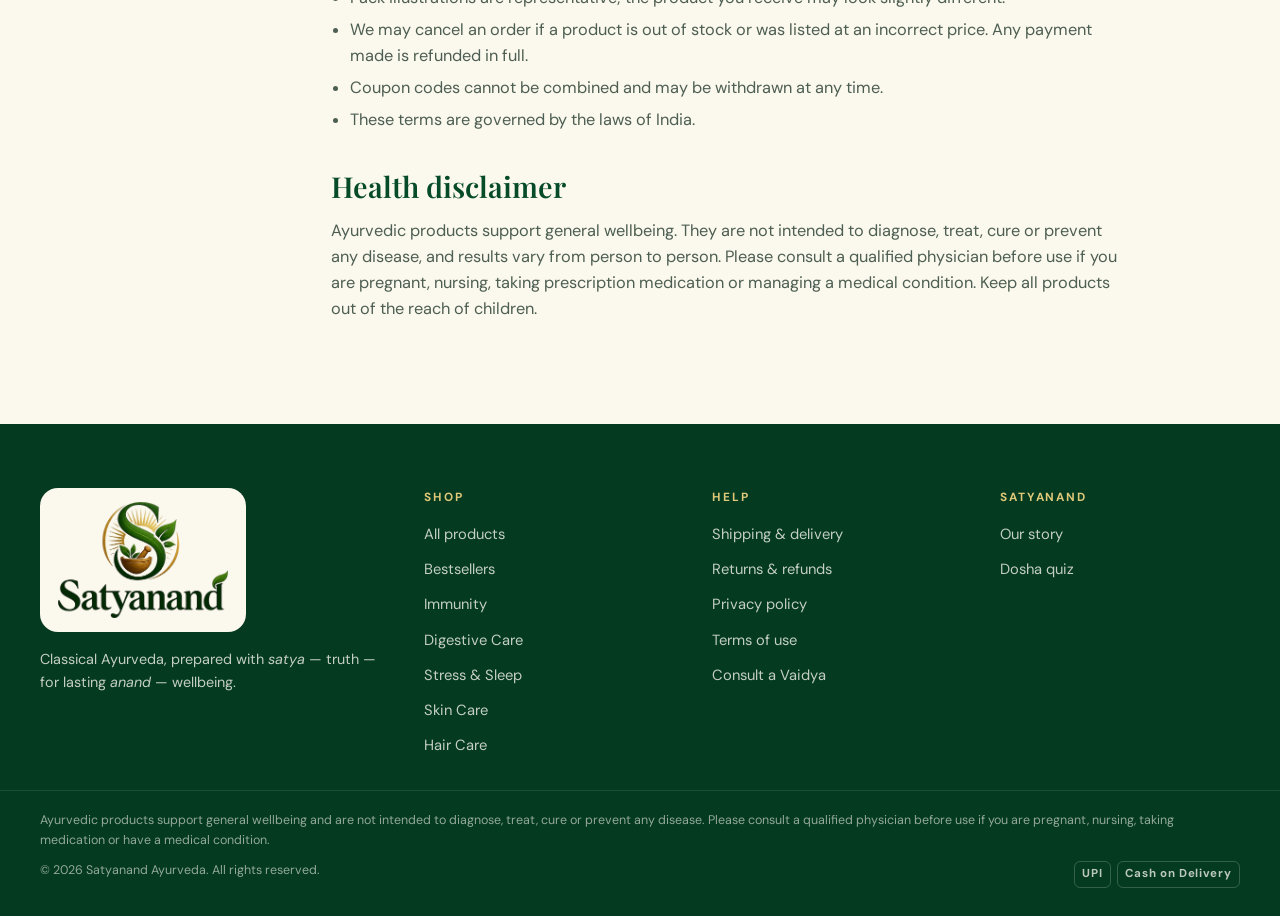
<file: policies.html>
<!doctype html>
<html lang="en-IN">
<head>
<meta charset="utf-8">
<meta name="viewport" content="width=device-width, initial-scale=1, viewport-fit=cover">
<title>Shipping, Returns &amp; Privacy | Satyanand Ayurveda</title>
<meta name="description" content="Shipping and delivery, returns and refunds, privacy, terms of use and our health disclaimer for orders from Satyanand Ayurveda, the online Ayurvedic store.">
<link rel="canonical" href="https://zeus-shourya.github.io/satyanand-ayurveda/policies.html">
<meta name="robots" content="index, follow, max-image-preview:large">
<meta name="theme-color" content="#054A29">
<meta property="og:type" content="website">
<meta property="og:site_name" content="Satyanand Ayurveda">
<meta property="og:locale" content="en_IN">
<meta property="og:title" content="Shipping, Returns &amp; Privacy | Satyanand Ayurveda">
<meta property="og:description" content="Shipping and delivery, returns and refunds, privacy, terms of use and our health disclaimer for orders from Satyanand Ayurveda, the online Ayurvedic store.">
<meta property="og:url" content="https://zeus-shourya.github.io/satyanand-ayurveda/policies.html">
<meta property="og:image" content="https://zeus-shourya.github.io/satyanand-ayurveda/assets/img/og-image.jpg">
<meta property="og:image:width" content="1200">
<meta property="og:image:height" content="630">
<meta property="og:image:alt" content="Satyanand Ayurveda logo: a leaf-shaped S with a rising sun and a mortar and pestle">
<meta name="twitter:card" content="summary_large_image">
<meta name="twitter:title" content="Shipping, Returns &amp; Privacy | Satyanand Ayurveda">
<meta name="twitter:description" content="Shipping and delivery, returns and refunds, privacy, terms of use and our health disclaimer for orders from Satyanand Ayurveda, the online Ayurvedic store.">
<meta name="twitter:image" content="https://zeus-shourya.github.io/satyanand-ayurveda/assets/img/og-image.jpg">
<script type="application/ld+json">
{
  "@context": "https://schema.org",
  "@graph": [
    {
      "@type": "WebPage",
      "@id": "https://zeus-shourya.github.io/satyanand-ayurveda/policies.html#webpage",
      "url": "https://zeus-shourya.github.io/satyanand-ayurveda/policies.html",
      "name": "Shipping, Returns & Privacy | Satyanand Ayurveda",
      "inLanguage": "en-IN",
      "isPartOf": { "@id": "https://zeus-shourya.github.io/satyanand-ayurveda/#website" },
      "about": { "@id": "https://zeus-shourya.github.io/satyanand-ayurveda/#business" },
      "publisher": { "@id": "https://zeus-shourya.github.io/satyanand-ayurveda/#business" },
      "breadcrumb": { "@id": "https://zeus-shourya.github.io/satyanand-ayurveda/policies.html#breadcrumb" }
    },
    {
      "@type": "BreadcrumbList",
      "@id": "https://zeus-shourya.github.io/satyanand-ayurveda/policies.html#breadcrumb",
      "itemListElement": [
        { "@type": "ListItem", "position": 1, "name": "Home", "item": "https://zeus-shourya.github.io/satyanand-ayurveda/" },
        { "@type": "ListItem", "position": 2, "name": "Policies", "item": "https://zeus-shourya.github.io/satyanand-ayurveda/policies.html" }
      ]
    }
  ]
}
</script>
<link rel="icon" type="image/png" sizes="32x32" href="assets/img/favicon-32.png">
<link rel="apple-touch-icon" href="assets/img/apple-touch-icon.png">
<link rel="manifest" href="site.webmanifest">
<link rel="preconnect" href="https://fonts.googleapis.com">
<link rel="preconnect" href="https://fonts.gstatic.com" crossorigin>
<link rel="stylesheet" href="https://fonts.googleapis.com/css2?family=DM+Sans:opsz,wght@9..40,400..800&family=Playfair+Display:ital,wght@0,500..800;1,500..600&display=swap">
<link rel="stylesheet" href="assets/css/style.css?v=1">
<script>document.documentElement.classList.add('js')</script>
<script defer src="assets/js/config.js?v=1"></script>
<script defer src="assets/js/catalog.js?v=1"></script>
<script defer src="assets/js/packshot.js?v=1"></script>
<script defer src="assets/js/store.js?v=2"></script>
</head>
<body data-page="policies">

<a class="skip" href="#main">Skip to content</a>

<div class="announce" role="region" aria-label="Offers">
  <div class="announce__track">
    <div class="announce__group">
      <span>Free shipping on orders above <b>₹599</b></span><span class="announce__dot"></span>
      <span>Use code <b>SATYA10</b> for 10% off your first order</span><span class="announce__dot"></span>
      <span>Cash on Delivery available</span><span class="announce__dot"></span>
      <span>Classical recipes · Honest ingredients</span><span class="announce__dot"></span>
      <span>Not sure what to take? <b>Ask us on WhatsApp</b></span><span class="announce__dot"></span>
      <span>Free shipping on orders above <b>₹599</b></span><span class="announce__dot"></span>
      <span>Use code <b>SATYA10</b> for 10% off your first order</span><span class="announce__dot"></span>
      <span>Cash on Delivery available</span><span class="announce__dot"></span>
      <span>Classical recipes · Honest ingredients</span><span class="announce__dot"></span>
      <span>Not sure what to take? <b>Ask us on WhatsApp</b></span><span class="announce__dot"></span>
    </div>
    <div class="announce__group" aria-hidden="true">
      <span>Free shipping on orders above <b>₹599</b></span><span class="announce__dot"></span>
      <span>Use code <b>SATYA10</b> for 10% off your first order</span><span class="announce__dot"></span>
      <span>Cash on Delivery available</span><span class="announce__dot"></span>
      <span>Classical recipes · Honest ingredients</span><span class="announce__dot"></span>
      <span>Not sure what to take? <b>Ask us on WhatsApp</b></span><span class="announce__dot"></span>
      <span>Free shipping on orders above <b>₹599</b></span><span class="announce__dot"></span>
      <span>Use code <b>SATYA10</b> for 10% off your first order</span><span class="announce__dot"></span>
      <span>Cash on Delivery available</span><span class="announce__dot"></span>
      <span>Classical recipes · Honest ingredients</span><span class="announce__dot"></span>
      <span>Not sure what to take? <b>Ask us on WhatsApp</b></span><span class="announce__dot"></span>
    </div>
  </div>
</div>

<header class="site-header" data-header>
  <div class="wrap site-header__inner">
    <button class="icon-btn menu-btn" type="button" data-menu-open aria-controls="menu" aria-expanded="false" aria-label="Open menu"><svg class="i" viewBox="0 0 24 24" width="24" height="24" fill="none" stroke="currentColor" stroke-width="1.7" stroke-linecap="round" stroke-linejoin="round" aria-hidden="true" focusable="false"><path d="M4 7h16M4 12h16M4 17h11"/></svg></button>

    <a class="brand" href="index.html" aria-label="Satyanand Ayurveda — home">
      <img src="assets/img/emblem-128.png" alt="" width="54" height="54">
      <span class="brand__text"><span class="brand__name">Satyanand</span><span class="brand__sub">Ayurveda</span></span>
    </a>

    <nav class="primary-nav" aria-label="Main">
      <ul>
        <li class="has-mega">
          <a href="shop.html" data-nav="shop">Shop <svg class="i caret" viewBox="0 0 24 24" width="24" height="24" fill="none" stroke="currentColor" stroke-width="1.7" stroke-linecap="round" stroke-linejoin="round" aria-hidden="true" focusable="false"><path d="m6 9 6 6 6-6"/></svg></a>
          <div class="mega">
            <div class="wrap mega__inner">
              <div>
                <p class="mega__title">Everyday health</p>
                <ul class="mega__list">
                  <li><a href="shop.html?cat=immunity">Immunity<small>Everyday defence</small></a></li>
                  <li><a href="shop.html?cat=digestion">Digestive Care<small>Kindle agni, soothe the gut</small></a></li>
                  <li><a href="shop.html?cat=stress-sleep">Stress &amp; Sleep<small>A calmer mind, deeper rest</small></a></li>
                  <li><a href="shop.html?cat=joint-care">Joint &amp; Muscle<small>Move freely</small></a></li>
                  <li><a href="shop.html?cat=respiratory">Respiratory Care<small>Breathe easy</small></a></li>
                </ul>
              </div>
              <div>
                <p class="mega__title">Beauty &amp; vitality</p>
                <ul class="mega__list">
                  <li><a href="shop.html?cat=skin-care">Skin Care<small>Radiance through ritual</small></a></li>
                  <li><a href="shop.html?cat=hair-care">Hair Care<small>Rooted and strong</small></a></li>
                  <li><a href="shop.html?cat=womens-wellness">Women’s Wellness<small>Balance through every phase</small></a></li>
                  <li><a href="shop.html?cat=mens-vitality">Men’s Vitality<small>Stamina and strength</small></a></li>
                </ul>
              </div>
              <div>
                <p class="mega__title">Care &amp; kitchen</p>
                <ul class="mega__list">
                  <li><a href="shop.html?cat=liver-detox">Liver &amp; Detox<small>Cleanse and restore</small></a></li>
                  <li><a href="shop.html?cat=sugar-balance">Sugar Balance<small>Healthy metabolism</small></a></li>
                  <li><a href="shop.html?cat=teas-foods">Teas &amp; Foods<small>Ayurveda for your kitchen</small></a></li>
                  <li><a href="shop.html">All products<small>The full range</small></a></li>
                </ul>
              </div>
              <div class="mega__promo">
                <h3>Know your dosha, choose better</h3>
                <p>Ten questions, two minutes, products matched to your prakriti.</p>
                <a class="btn btn--gold btn--sm" href="dosha-quiz.html">Take the quiz <svg class="i" viewBox="0 0 24 24" width="24" height="24" fill="none" stroke="currentColor" stroke-width="1.7" stroke-linecap="round" stroke-linejoin="round" aria-hidden="true" focusable="false"><path d="M5 12h14M13 6l6 6-6 6"/></svg></a>
              </div>
            </div>
          </div>
        </li>
        <li><a href="shop.html?badge=bestseller" data-nav="bestsellers">Bestsellers</a></li>
        <li><a href="dosha-quiz.html" data-nav="quiz">Dosha Quiz</a></li>
        <li><a href="consult.html" data-nav="consult">Consult a Vaidya</a></li>
        <li><a href="about.html" data-nav="about">Our Story</a></li>
      </ul>
    </nav>

    <div class="site-header__actions">
      <button class="icon-btn" type="button" data-search-open aria-controls="search" aria-expanded="false" aria-label="Search products"><svg class="i" viewBox="0 0 24 24" width="24" height="24" fill="none" stroke="currentColor" stroke-width="1.7" stroke-linecap="round" stroke-linejoin="round" aria-hidden="true" focusable="false"><circle cx="11" cy="11" r="7"/><path d="m20 20-3.6-3.6"/></svg></button>
      <button class="icon-btn cart-btn" type="button" data-cart-open aria-controls="cart" aria-expanded="false" aria-label="Cart"><svg class="i" viewBox="0 0 24 24" width="24" height="24" fill="none" stroke="currentColor" stroke-width="1.7" stroke-linecap="round" stroke-linejoin="round" aria-hidden="true" focusable="false"><path d="M5 8h14l-1.2 12.2a1 1 0 0 1-1 .8H7.2a1 1 0 0 1-1-.8L5 8Z"/><path d="M9 10V6.5a3 3 0 0 1 6 0V10"/></svg><span class="cart-count" data-cart-count hidden>0</span></button>
    </div>
  </div>
</header>

<div class="drawer drawer--left" id="menu" role="dialog" aria-modal="true" aria-label="Menu" hidden>
  <div class="drawer__scrim" data-close></div>
  <div class="drawer__panel">
    <div class="drawer__head">
      <a class="brand" href="index.html" aria-label="Satyanand Ayurveda — home">
        <img src="assets/img/emblem-128.png" alt="" width="44" height="44">
        <span class="brand__text"><span class="brand__name">Satyanand</span><span class="brand__sub">Ayurveda</span></span>
      </a>
      <button class="icon-btn" type="button" data-close aria-label="Close menu"><svg class="i" viewBox="0 0 24 24" width="24" height="24" fill="none" stroke="currentColor" stroke-width="1.7" stroke-linecap="round" stroke-linejoin="round" aria-hidden="true" focusable="false"><path d="M6 6l12 12M18 6 6 18"/></svg></button>
    </div>
    <div class="drawer__body">
      <nav class="menu-nav" aria-label="Menu">
        <a href="shop.html">Shop all <svg class="i" viewBox="0 0 24 24" width="24" height="24" fill="none" stroke="currentColor" stroke-width="1.7" stroke-linecap="round" stroke-linejoin="round" aria-hidden="true" focusable="false"><path d="M5 12h14M13 6l6 6-6 6"/></svg></a>
        <a href="shop.html?badge=bestseller">Bestsellers <svg class="i" viewBox="0 0 24 24" width="24" height="24" fill="none" stroke="currentColor" stroke-width="1.7" stroke-linecap="round" stroke-linejoin="round" aria-hidden="true" focusable="false"><path d="M5 12h14M13 6l6 6-6 6"/></svg></a>
        <a href="dosha-quiz.html">Dosha Quiz <svg class="i" viewBox="0 0 24 24" width="24" height="24" fill="none" stroke="currentColor" stroke-width="1.7" stroke-linecap="round" stroke-linejoin="round" aria-hidden="true" focusable="false"><path d="M5 12h14M13 6l6 6-6 6"/></svg></a>
        <a href="consult.html">Consult a Vaidya <svg class="i" viewBox="0 0 24 24" width="24" height="24" fill="none" stroke="currentColor" stroke-width="1.7" stroke-linecap="round" stroke-linejoin="round" aria-hidden="true" focusable="false"><path d="M5 12h14M13 6l6 6-6 6"/></svg></a>
        <a href="about.html">Our Story <svg class="i" viewBox="0 0 24 24" width="24" height="24" fill="none" stroke="currentColor" stroke-width="1.7" stroke-linecap="round" stroke-linejoin="round" aria-hidden="true" focusable="false"><path d="M5 12h14M13 6l6 6-6 6"/></svg></a>
      </nav>
      <p class="menu-label">Shop by category</p>
      <div class="menu-cats">
        <a href="shop.html?cat=immunity">Immunity</a>
        <a href="shop.html?cat=digestion">Digestive Care</a>
        <a href="shop.html?cat=stress-sleep">Stress &amp; Sleep</a>
        <a href="shop.html?cat=joint-care">Joint &amp; Muscle</a>
        <a href="shop.html?cat=skin-care">Skin Care</a>
        <a href="shop.html?cat=hair-care">Hair Care</a>
        <a href="shop.html?cat=womens-wellness">Women’s Wellness</a>
        <a href="shop.html?cat=mens-vitality">Men’s Vitality</a>
        <a href="shop.html?cat=liver-detox">Liver &amp; Detox</a>
        <a href="shop.html?cat=sugar-balance">Sugar Balance</a>
        <a href="shop.html?cat=respiratory">Respiratory</a>
        <a href="shop.html?cat=teas-foods">Teas &amp; Foods</a>
      </div>
      <div data-wa-wrap>
        <p class="menu-label">Need help choosing?</p>
        <a class="btn btn--wa btn--block" style="margin-top:10px" href="#" data-wa="Hello Satyanand Ayurveda, I'd like help choosing a product."><svg class="i" viewBox="0 0 24 24" width="24" height="24" aria-hidden="true" focusable="false"><path fill="currentColor" d="M12.04 2a9.9 9.9 0 0 0-8.59 14.86L2 22l5.27-1.38A9.9 9.9 0 1 0 12.04 2Zm0 18.13a8.2 8.2 0 0 1-4.19-1.15l-.3-.18-3.12.82.83-3.04-.2-.31a8.23 8.23 0 1 1 6.98 3.86Zm4.51-6.16c-.25-.12-1.47-.72-1.7-.8-.23-.09-.39-.13-.56.12-.16.25-.64.8-.79.97-.14.16-.29.19-.54.06a6.73 6.73 0 0 1-3.34-2.92c-.25-.43.25-.4.72-1.34.08-.16.04-.3-.02-.43l-.76-1.83c-.2-.48-.4-.41-.56-.42h-.47a.9.9 0 0 0-.66.31 2.76 2.76 0 0 0-.86 2.05 4.8 4.8 0 0 0 1 2.55 11 11 0 0 0 4.2 3.71c1.57.68 2.18.73 2.97.62.48-.07 1.47-.6 1.68-1.18.2-.58.2-1.08.14-1.18-.06-.1-.23-.17-.48-.29Z"/></svg> Chat on WhatsApp</a>
      </div>
    </div>
  </div>
</div>

<!-- ⚠️ TEMPLATE TEXT — review with the business owner (and a legal adviser) before launch. -->
<main id="main">
  <section class="page-hero">
    <div class="wrap">
      <nav aria-label="Breadcrumb">
        <ol class="crumbs"><li><a href="index.html">Home</a></li><li aria-current="page">Policies</li></ol>
      </nav>
      <h1 class="h1">Policies</h1>
      <p class="lead">Clear, simple terms — the way we’d want to be treated ourselves.</p>
    </div>
  </section>

  <section class="section">
    <div class="wrap two-col">
      <nav class="policy-nav" aria-label="Policies">
        <a href="#shipping">Shipping &amp; delivery</a>
        <a href="#returns">Returns &amp; refunds</a>
        <a href="#privacy">Privacy policy</a>
        <a href="#terms">Terms of use</a>
        <a href="#disclaimer">Health disclaimer</a>
      </nav>

      <div class="prose">
        <h2 id="shipping">Shipping &amp; delivery</h2>
        <ul>
          <li>We deliver across India. Orders are confirmed with you on WhatsApp before dispatch.</li>
          <li>Orders are usually dispatched within 1–2 working days of confirmation.</li>
          <li>Delivery typically takes 3–7 working days depending on your location.</li>
          <li>Shipping is free on orders of <span data-free-ship>₹599</span> or more (after coupons). A flat shipping fee applies below that and is shown at checkout.</li>
          <li>Cash on Delivery is available for most PIN codes.</li>
          <li>Once your order ships, we send the tracking details on WhatsApp.</li>
        </ul>

        <h2 id="returns">Returns &amp; refunds</h2>
        <p>Because our products are consumed or applied to the body, we can’t accept returns of opened products for hygiene and safety reasons.</p>
        <ul>
          <li><b>Damaged, leaking or wrong item?</b> Message us within 48 hours of delivery with a photo or unboxing video and we’ll send a free replacement or a full refund.</li>
          <li>Unopened products can be returned within 7 days of delivery. Return shipping is paid by the customer unless the item was faulty.</li>
          <li>Refunds are made to the original payment method, or by UPI for Cash on Delivery orders, within 5–7 working days of approval.</li>
        </ul>

        <h2 id="privacy">Privacy policy</h2>
        <p>We collect only what we need to deliver your order and help you: your name, mobile number, delivery address and, if you share it, your email.</p>
        <ul>
          <li>We use your details to process, deliver and support your orders, and — only if you ask — to send offers.</li>
          <li>We never sell or rent your personal data.</li>
          <li>Your cart and saved checkout details are stored only in your own browser on your device. You can clear them at any time by clearing your browser’s site data.</li>
          <li>Orders and consultations are sent through WhatsApp, which handles messages under its own privacy policy.</li>
          <li>To see or delete the information we hold about you, message us and we’ll act on it promptly.</li>
        </ul>

        <h2 id="terms">Terms of use</h2>
        <ul>
          <li>All prices are in Indian Rupees and include applicable taxes.</li>
          <li>Pack illustrations are representative; the product you receive may look slightly different.</li>
          <li>We may cancel an order if a product is out of stock or was listed at an incorrect price. Any payment made is refunded in full.</li>
          <li>Coupon codes cannot be combined and may be withdrawn at any time.</li>
          <li>These terms are governed by the laws of India.</li>
        </ul>

        <h2 id="disclaimer">Health disclaimer</h2>
        <p>Ayurvedic products support general wellbeing. They are not intended to diagnose, treat, cure or prevent any disease, and results vary from person to person. Please consult a qualified physician before use if you are pregnant, nursing, taking prescription medication or managing a medical condition. Keep all products out of the reach of children.</p>
      </div>
    </div>
  </section>
</main>

<footer class="site-footer">
  <div class="footer-cta" data-wa-wrap>
    <div class="wrap">
      <div>
        <h2>Not sure where to start?</h2>
        <p>Tell us what you’re dealing with and we’ll suggest a starting point — the classical way.</p>
      </div>
      <a class="btn btn--wa btn--lg" href="#" data-wa="Hello Satyanand Ayurveda, I'd like help choosing a product."><svg class="i" viewBox="0 0 24 24" width="24" height="24" aria-hidden="true" focusable="false"><path fill="currentColor" d="M12.04 2a9.9 9.9 0 0 0-8.59 14.86L2 22l5.27-1.38A9.9 9.9 0 1 0 12.04 2Zm0 18.13a8.2 8.2 0 0 1-4.19-1.15l-.3-.18-3.12.82.83-3.04-.2-.31a8.23 8.23 0 1 1 6.98 3.86Zm4.51-6.16c-.25-.12-1.47-.72-1.7-.8-.23-.09-.39-.13-.56.12-.16.25-.64.8-.79.97-.14.16-.29.19-.54.06a6.73 6.73 0 0 1-3.34-2.92c-.25-.43.25-.4.72-1.34.08-.16.04-.3-.02-.43l-.76-1.83c-.2-.48-.4-.41-.56-.42h-.47a.9.9 0 0 0-.66.31 2.76 2.76 0 0 0-.86 2.05 4.8 4.8 0 0 0 1 2.55 11 11 0 0 0 4.2 3.71c1.57.68 2.18.73 2.97.62.48-.07 1.47-.6 1.68-1.18.2-.58.2-1.08.14-1.18-.06-.1-.23-.17-.48-.29Z"/></svg> Chat on WhatsApp</a>
    </div>
  </div>

  <div class="wrap footer-grid">
    <div class="footer-brand">
      <a class="footer-brand__plate" href="index.html" aria-label="Satyanand Ayurveda — home">
        <img src="assets/img/logo-360.png" alt="Satyanand" width="360" height="245" loading="lazy" decoding="async">
      </a>
      <p>Classical Ayurveda, prepared with <em>satya</em> — truth — for lasting <em>anand</em> — wellbeing.</p>
    </div>

    <nav class="footer-col" aria-label="Shop">
      <h3>Shop</h3>
      <ul>
        <li><a href="shop.html">All products</a></li>
        <li><a href="shop.html?badge=bestseller">Bestsellers</a></li>
        <li><a href="shop.html?cat=immunity">Immunity</a></li>
        <li><a href="shop.html?cat=digestion">Digestive Care</a></li>
        <li><a href="shop.html?cat=stress-sleep">Stress &amp; Sleep</a></li>
        <li><a href="shop.html?cat=skin-care">Skin Care</a></li>
        <li><a href="shop.html?cat=hair-care">Hair Care</a></li>
      </ul>
    </nav>

    <nav class="footer-col" aria-label="Help">
      <h3>Help</h3>
      <ul>
        <li><a href="policies.html#shipping">Shipping &amp; delivery</a></li>
        <li><a href="policies.html#returns">Returns &amp; refunds</a></li>
        <li><a href="policies.html#privacy">Privacy policy</a></li>
        <li><a href="policies.html#terms">Terms of use</a></li>
        <li><a href="consult.html">Consult a Vaidya</a></li>
      </ul>
    </nav>

    <div class="footer-col">
      <h3>Satyanand</h3>
      <ul>
        <li><a href="about.html">Our story</a></li>
        <li><a href="dosha-quiz.html">Dosha quiz</a></li>
        <li data-wa-wrap><a href="#" data-wa>WhatsApp us</a></li>
        <li data-contact-wrap><a href="#" data-contact="phone"></a></li>
        <li data-contact-wrap><a href="#" data-contact="email"></a></li>
      </ul>
    </div>
  </div>

  <div class="wrap footer-legal">
    <p>Ayurvedic products support general wellbeing and are not intended to diagnose, treat, cure or prevent any disease. Please consult a qualified physician before use if you are pregnant, nursing, taking medication or have a medical condition.</p>
    <div class="footer-legal__row">
      <span>© <span data-year>2026</span> Satyanand Ayurveda. All rights reserved.</span>
      <div class="pay-marks" aria-label="Ways to pay"><span>UPI</span><span>Cash on Delivery</span></div>
    </div>
  </div>
</footer>
</body>
</html>
</file>
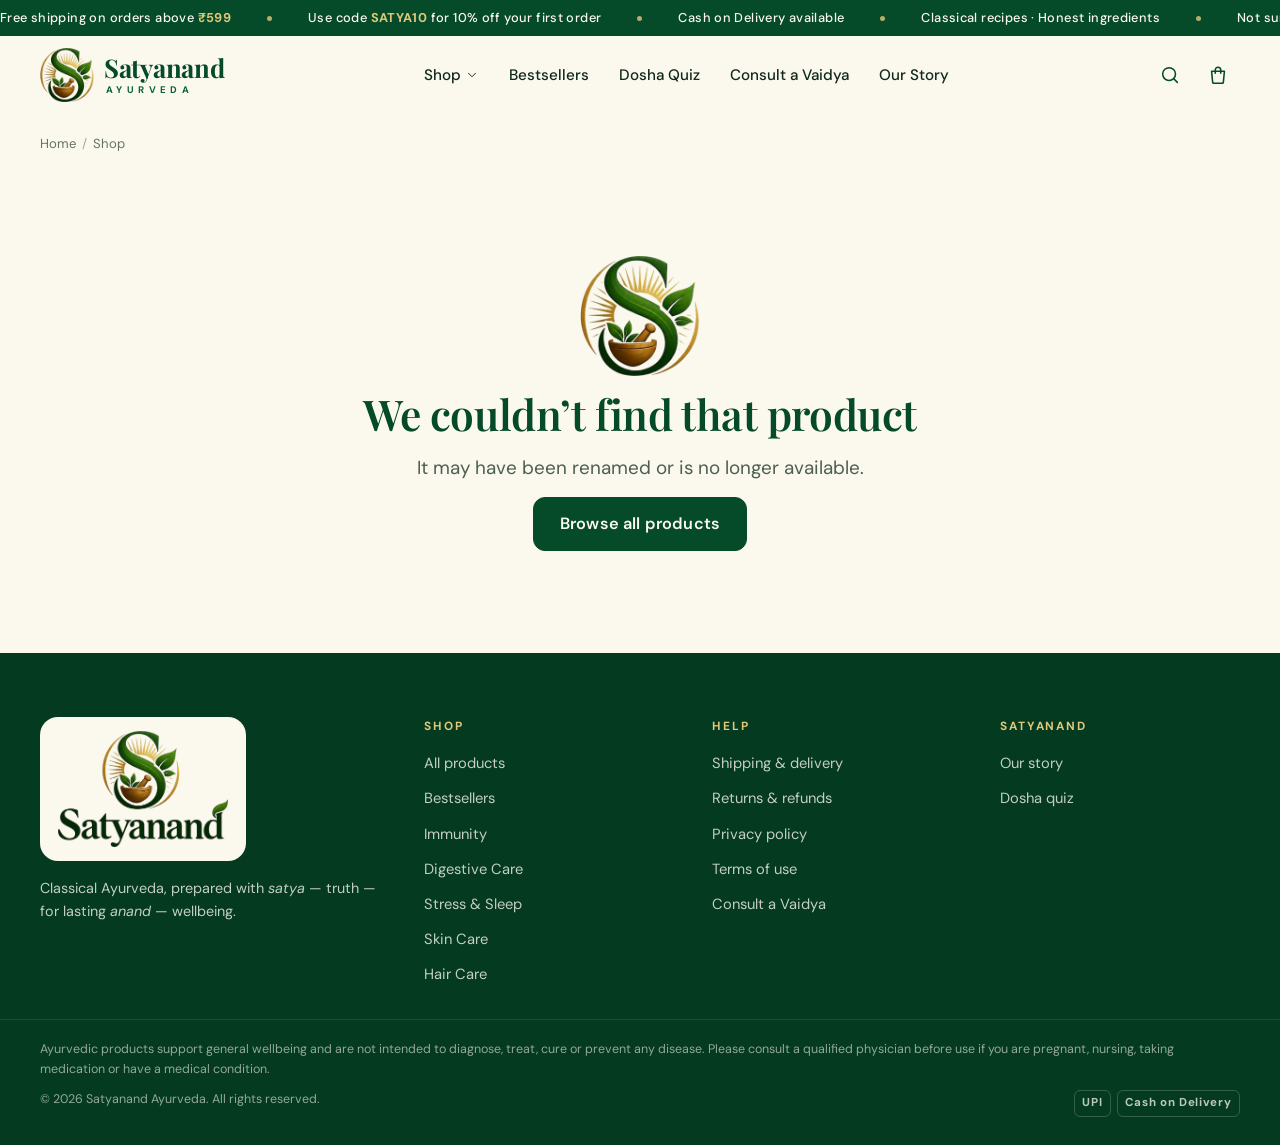
<file: product.html>
<!doctype html>
<html lang="en-IN">
<head>
<meta charset="utf-8">
<meta name="viewport" content="width=device-width, initial-scale=1, viewport-fit=cover">
<title>Ayurvedic Product Details | Satyanand Ayurveda</title>
<meta name="description" content="Classical Ayurvedic formulation by Satyanand Ayurveda, with the full ingredient list and how to use it. Free shipping above ₹599, Cash on Delivery across India.">
<!-- Canonical, og:url, title, description, H1 and Product JSON-LD are set per product by assets/js/product.js. -->
<meta name="robots" content="index, follow, max-image-preview:large">
<meta name="theme-color" content="#054A29">
<meta property="og:type" content="website">
<meta property="og:site_name" content="Satyanand Ayurveda">
<meta property="og:locale" content="en_IN">
<meta property="og:title" content="Ayurvedic Product Details | Satyanand Ayurveda">
<meta property="og:description" content="Classical Ayurvedic formulation by Satyanand Ayurveda, with the full ingredient list and how to use it. Free shipping above ₹599, Cash on Delivery across India.">
<meta property="og:image" content="https://zeus-shourya.github.io/satyanand-ayurveda/assets/img/og-image.jpg">
<meta property="og:image:alt" content="Satyanand Ayurveda logo: a leaf-shaped S with a rising sun and a mortar and pestle">
<meta name="twitter:card" content="summary_large_image">
<meta name="twitter:title" content="Ayurvedic Product Details | Satyanand Ayurveda">
<meta name="twitter:description" content="Classical Ayurvedic formulation by Satyanand Ayurveda, with the full ingredient list and how to use it. Free shipping above ₹599, Cash on Delivery across India.">
<meta name="twitter:image" content="https://zeus-shourya.github.io/satyanand-ayurveda/assets/img/og-image.jpg">
<link rel="icon" type="image/png" sizes="32x32" href="assets/img/favicon-32.png">
<link rel="apple-touch-icon" href="assets/img/apple-touch-icon.png">
<link rel="manifest" href="site.webmanifest">
<link rel="preconnect" href="https://fonts.googleapis.com">
<link rel="preconnect" href="https://fonts.gstatic.com" crossorigin>
<link rel="stylesheet" href="https://fonts.googleapis.com/css2?family=DM+Sans:opsz,wght@9..40,400..800&family=Playfair+Display:ital,wght@0,500..800;1,500..600&display=swap">
<link rel="stylesheet" href="assets/css/style.css?v=1">
<script>document.documentElement.classList.add('js')</script>
<script defer src="assets/js/config.js?v=1"></script>
<script defer src="assets/js/catalog.js?v=1"></script>
<script defer src="assets/js/packshot.js?v=1"></script>
<script defer src="assets/js/store.js?v=2"></script>
<script defer src="assets/js/product.js?v=2"></script>
</head>
<body data-page="product">

<a class="skip" href="#main">Skip to content</a>

<div class="announce" role="region" aria-label="Offers">
  <div class="announce__track">
    <div class="announce__group">
      <span>Free shipping on orders above <b>₹599</b></span><span class="announce__dot"></span>
      <span>Use code <b>SATYA10</b> for 10% off your first order</span><span class="announce__dot"></span>
      <span>Cash on Delivery available</span><span class="announce__dot"></span>
      <span>Classical recipes · Honest ingredients</span><span class="announce__dot"></span>
      <span>Not sure what to take? <b>Ask us on WhatsApp</b></span><span class="announce__dot"></span>
      <span>Free shipping on orders above <b>₹599</b></span><span class="announce__dot"></span>
      <span>Use code <b>SATYA10</b> for 10% off your first order</span><span class="announce__dot"></span>
      <span>Cash on Delivery available</span><span class="announce__dot"></span>
      <span>Classical recipes · Honest ingredients</span><span class="announce__dot"></span>
      <span>Not sure what to take? <b>Ask us on WhatsApp</b></span><span class="announce__dot"></span>
    </div>
    <div class="announce__group" aria-hidden="true">
      <span>Free shipping on orders above <b>₹599</b></span><span class="announce__dot"></span>
      <span>Use code <b>SATYA10</b> for 10% off your first order</span><span class="announce__dot"></span>
      <span>Cash on Delivery available</span><span class="announce__dot"></span>
      <span>Classical recipes · Honest ingredients</span><span class="announce__dot"></span>
      <span>Not sure what to take? <b>Ask us on WhatsApp</b></span><span class="announce__dot"></span>
      <span>Free shipping on orders above <b>₹599</b></span><span class="announce__dot"></span>
      <span>Use code <b>SATYA10</b> for 10% off your first order</span><span class="announce__dot"></span>
      <span>Cash on Delivery available</span><span class="announce__dot"></span>
      <span>Classical recipes · Honest ingredients</span><span class="announce__dot"></span>
      <span>Not sure what to take? <b>Ask us on WhatsApp</b></span><span class="announce__dot"></span>
    </div>
  </div>
</div>

<header class="site-header" data-header>
  <div class="wrap site-header__inner">
    <button class="icon-btn menu-btn" type="button" data-menu-open aria-controls="menu" aria-expanded="false" aria-label="Open menu"><svg class="i" viewBox="0 0 24 24" width="24" height="24" fill="none" stroke="currentColor" stroke-width="1.7" stroke-linecap="round" stroke-linejoin="round" aria-hidden="true" focusable="false"><path d="M4 7h16M4 12h16M4 17h11"/></svg></button>

    <a class="brand" href="index.html" aria-label="Satyanand Ayurveda — home">
      <img src="assets/img/emblem-128.png" alt="" width="54" height="54">
      <span class="brand__text"><span class="brand__name">Satyanand</span><span class="brand__sub">Ayurveda</span></span>
    </a>

    <nav class="primary-nav" aria-label="Main">
      <ul>
        <li class="has-mega">
          <a href="shop.html" data-nav="shop">Shop <svg class="i caret" viewBox="0 0 24 24" width="24" height="24" fill="none" stroke="currentColor" stroke-width="1.7" stroke-linecap="round" stroke-linejoin="round" aria-hidden="true" focusable="false"><path d="m6 9 6 6 6-6"/></svg></a>
          <div class="mega">
            <div class="wrap mega__inner">
              <div>
                <p class="mega__title">Everyday health</p>
                <ul class="mega__list">
                  <li><a href="shop.html?cat=immunity">Immunity<small>Everyday defence</small></a></li>
                  <li><a href="shop.html?cat=digestion">Digestive Care<small>Kindle agni, soothe the gut</small></a></li>
                  <li><a href="shop.html?cat=stress-sleep">Stress &amp; Sleep<small>A calmer mind, deeper rest</small></a></li>
                  <li><a href="shop.html?cat=joint-care">Joint &amp; Muscle<small>Move freely</small></a></li>
                  <li><a href="shop.html?cat=respiratory">Respiratory Care<small>Breathe easy</small></a></li>
                </ul>
              </div>
              <div>
                <p class="mega__title">Beauty &amp; vitality</p>
                <ul class="mega__list">
                  <li><a href="shop.html?cat=skin-care">Skin Care<small>Radiance through ritual</small></a></li>
                  <li><a href="shop.html?cat=hair-care">Hair Care<small>Rooted and strong</small></a></li>
                  <li><a href="shop.html?cat=womens-wellness">Women’s Wellness<small>Balance through every phase</small></a></li>
                  <li><a href="shop.html?cat=mens-vitality">Men’s Vitality<small>Stamina and strength</small></a></li>
                </ul>
              </div>
              <div>
                <p class="mega__title">Care &amp; kitchen</p>
                <ul class="mega__list">
                  <li><a href="shop.html?cat=liver-detox">Liver &amp; Detox<small>Cleanse and restore</small></a></li>
                  <li><a href="shop.html?cat=sugar-balance">Sugar Balance<small>Healthy metabolism</small></a></li>
                  <li><a href="shop.html?cat=teas-foods">Teas &amp; Foods<small>Ayurveda for your kitchen</small></a></li>
                  <li><a href="shop.html">All products<small>The full range</small></a></li>
                </ul>
              </div>
              <div class="mega__promo">
                <h3>Know your dosha, choose better</h3>
                <p>Ten questions, two minutes, products matched to your prakriti.</p>
                <a class="btn btn--gold btn--sm" href="dosha-quiz.html">Take the quiz <svg class="i" viewBox="0 0 24 24" width="24" height="24" fill="none" stroke="currentColor" stroke-width="1.7" stroke-linecap="round" stroke-linejoin="round" aria-hidden="true" focusable="false"><path d="M5 12h14M13 6l6 6-6 6"/></svg></a>
              </div>
            </div>
          </div>
        </li>
        <li><a href="shop.html?badge=bestseller" data-nav="bestsellers">Bestsellers</a></li>
        <li><a href="dosha-quiz.html" data-nav="quiz">Dosha Quiz</a></li>
        <li><a href="consult.html" data-nav="consult">Consult a Vaidya</a></li>
        <li><a href="about.html" data-nav="about">Our Story</a></li>
      </ul>
    </nav>

    <div class="site-header__actions">
      <button class="icon-btn" type="button" data-search-open aria-controls="search" aria-expanded="false" aria-label="Search products"><svg class="i" viewBox="0 0 24 24" width="24" height="24" fill="none" stroke="currentColor" stroke-width="1.7" stroke-linecap="round" stroke-linejoin="round" aria-hidden="true" focusable="false"><circle cx="11" cy="11" r="7"/><path d="m20 20-3.6-3.6"/></svg></button>
      <button class="icon-btn cart-btn" type="button" data-cart-open aria-controls="cart" aria-expanded="false" aria-label="Cart"><svg class="i" viewBox="0 0 24 24" width="24" height="24" fill="none" stroke="currentColor" stroke-width="1.7" stroke-linecap="round" stroke-linejoin="round" aria-hidden="true" focusable="false"><path d="M5 8h14l-1.2 12.2a1 1 0 0 1-1 .8H7.2a1 1 0 0 1-1-.8L5 8Z"/><path d="M9 10V6.5a3 3 0 0 1 6 0V10"/></svg><span class="cart-count" data-cart-count hidden>0</span></button>
    </div>
  </div>
</header>

<div class="drawer drawer--left" id="menu" role="dialog" aria-modal="true" aria-label="Menu" hidden>
  <div class="drawer__scrim" data-close></div>
  <div class="drawer__panel">
    <div class="drawer__head">
      <a class="brand" href="index.html" aria-label="Satyanand Ayurveda — home">
        <img src="assets/img/emblem-128.png" alt="" width="44" height="44">
        <span class="brand__text"><span class="brand__name">Satyanand</span><span class="brand__sub">Ayurveda</span></span>
      </a>
      <button class="icon-btn" type="button" data-close aria-label="Close menu"><svg class="i" viewBox="0 0 24 24" width="24" height="24" fill="none" stroke="currentColor" stroke-width="1.7" stroke-linecap="round" stroke-linejoin="round" aria-hidden="true" focusable="false"><path d="M6 6l12 12M18 6 6 18"/></svg></button>
    </div>
    <div class="drawer__body">
      <nav class="menu-nav" aria-label="Menu">
        <a href="shop.html">Shop all <svg class="i" viewBox="0 0 24 24" width="24" height="24" fill="none" stroke="currentColor" stroke-width="1.7" stroke-linecap="round" stroke-linejoin="round" aria-hidden="true" focusable="false"><path d="M5 12h14M13 6l6 6-6 6"/></svg></a>
        <a href="shop.html?badge=bestseller">Bestsellers <svg class="i" viewBox="0 0 24 24" width="24" height="24" fill="none" stroke="currentColor" stroke-width="1.7" stroke-linecap="round" stroke-linejoin="round" aria-hidden="true" focusable="false"><path d="M5 12h14M13 6l6 6-6 6"/></svg></a>
        <a href="dosha-quiz.html">Dosha Quiz <svg class="i" viewBox="0 0 24 24" width="24" height="24" fill="none" stroke="currentColor" stroke-width="1.7" stroke-linecap="round" stroke-linejoin="round" aria-hidden="true" focusable="false"><path d="M5 12h14M13 6l6 6-6 6"/></svg></a>
        <a href="consult.html">Consult a Vaidya <svg class="i" viewBox="0 0 24 24" width="24" height="24" fill="none" stroke="currentColor" stroke-width="1.7" stroke-linecap="round" stroke-linejoin="round" aria-hidden="true" focusable="false"><path d="M5 12h14M13 6l6 6-6 6"/></svg></a>
        <a href="about.html">Our Story <svg class="i" viewBox="0 0 24 24" width="24" height="24" fill="none" stroke="currentColor" stroke-width="1.7" stroke-linecap="round" stroke-linejoin="round" aria-hidden="true" focusable="false"><path d="M5 12h14M13 6l6 6-6 6"/></svg></a>
      </nav>
      <p class="menu-label">Shop by category</p>
      <div class="menu-cats">
        <a href="shop.html?cat=immunity">Immunity</a>
        <a href="shop.html?cat=digestion">Digestive Care</a>
        <a href="shop.html?cat=stress-sleep">Stress &amp; Sleep</a>
        <a href="shop.html?cat=joint-care">Joint &amp; Muscle</a>
        <a href="shop.html?cat=skin-care">Skin Care</a>
        <a href="shop.html?cat=hair-care">Hair Care</a>
        <a href="shop.html?cat=womens-wellness">Women’s Wellness</a>
        <a href="shop.html?cat=mens-vitality">Men’s Vitality</a>
        <a href="shop.html?cat=liver-detox">Liver &amp; Detox</a>
        <a href="shop.html?cat=sugar-balance">Sugar Balance</a>
        <a href="shop.html?cat=respiratory">Respiratory</a>
        <a href="shop.html?cat=teas-foods">Teas &amp; Foods</a>
      </div>
      <div data-wa-wrap>
        <p class="menu-label">Need help choosing?</p>
        <a class="btn btn--wa btn--block" style="margin-top:10px" href="#" data-wa="Hello Satyanand Ayurveda, I'd like help choosing a product."><svg class="i" viewBox="0 0 24 24" width="24" height="24" aria-hidden="true" focusable="false"><path fill="currentColor" d="M12.04 2a9.9 9.9 0 0 0-8.59 14.86L2 22l5.27-1.38A9.9 9.9 0 1 0 12.04 2Zm0 18.13a8.2 8.2 0 0 1-4.19-1.15l-.3-.18-3.12.82.83-3.04-.2-.31a8.23 8.23 0 1 1 6.98 3.86Zm4.51-6.16c-.25-.12-1.47-.72-1.7-.8-.23-.09-.39-.13-.56.12-.16.25-.64.8-.79.97-.14.16-.29.19-.54.06a6.73 6.73 0 0 1-3.34-2.92c-.25-.43.25-.4.72-1.34.08-.16.04-.3-.02-.43l-.76-1.83c-.2-.48-.4-.41-.56-.42h-.47a.9.9 0 0 0-.66.31 2.76 2.76 0 0 0-.86 2.05 4.8 4.8 0 0 0 1 2.55 11 11 0 0 0 4.2 3.71c1.57.68 2.18.73 2.97.62.48-.07 1.47-.6 1.68-1.18.2-.58.2-1.08.14-1.18-.06-.1-.23-.17-.48-.29Z"/></svg> Chat on WhatsApp</a>
      </div>
    </div>
  </div>
</div>

<main id="main">
  <div class="wrap">
    <nav aria-label="Breadcrumb" style="padding-top:18px">
      <ol class="crumbs" data-crumbs><li><a href="index.html">Home</a></li><li><a href="shop.html">Shop</a></li></ol>
    </nav>
    <div data-pdp aria-busy="true"></div>
  </div>

  <section class="section section--tight section--cream2" data-related-wrap hidden aria-labelledby="related-title">
    <div class="wrap rail" data-rail>
      <div class="sec-head">
        <div class="sec-head__text">
          <span class="eyebrow">Pairs well with</span>
          <h2 class="h2" id="related-title">You may also like</h2>
        </div>
        <div class="sec-head__tools">
          <button class="round-btn round-btn--prev" type="button" data-rail-prev aria-label="Scroll left"><svg class="i" viewBox="0 0 24 24" width="24" height="24" fill="none" stroke="currentColor" stroke-width="1.7" stroke-linecap="round" stroke-linejoin="round" aria-hidden="true" focusable="false"><path d="M5 12h14M13 6l6 6-6 6"/></svg></button>
          <button class="round-btn" type="button" data-rail-next aria-label="Scroll right"><svg class="i" viewBox="0 0 24 24" width="24" height="24" fill="none" stroke="currentColor" stroke-width="1.7" stroke-linecap="round" stroke-linejoin="round" aria-hidden="true" focusable="false"><path d="M5 12h14M13 6l6 6-6 6"/></svg></button>
        </div>
      </div>
      <div class="rail__track" data-rail-track data-related></div>
    </div>
  </section>

  <section class="section section--tight" data-recent-wrap hidden aria-labelledby="recent-title">
    <div class="wrap rail" data-rail>
      <div class="sec-head">
        <div class="sec-head__text">
          <span class="eyebrow">Pick up where you left off</span>
          <h2 class="h2" id="recent-title">Recently viewed</h2>
        </div>
        <div class="sec-head__tools">
          <button class="round-btn round-btn--prev" type="button" data-rail-prev aria-label="Scroll left"><svg class="i" viewBox="0 0 24 24" width="24" height="24" fill="none" stroke="currentColor" stroke-width="1.7" stroke-linecap="round" stroke-linejoin="round" aria-hidden="true" focusable="false"><path d="M5 12h14M13 6l6 6-6 6"/></svg></button>
          <button class="round-btn" type="button" data-rail-next aria-label="Scroll right"><svg class="i" viewBox="0 0 24 24" width="24" height="24" fill="none" stroke="currentColor" stroke-width="1.7" stroke-linecap="round" stroke-linejoin="round" aria-hidden="true" focusable="false"><path d="M5 12h14M13 6l6 6-6 6"/></svg></button>
        </div>
      </div>
      <div class="rail__track" data-rail-track data-recent></div>
    </div>
  </section>

  <div class="buybar" data-buybar aria-hidden="true">
    <img src="[data-uri]" alt="" width="46" height="46" data-buybar-img>
    <div class="buybar__text"><b data-buybar-name></b><span data-buybar-price></span></div>
    <button class="btn btn--primary" type="button" data-buybar-add tabindex="-1">Add to cart</button>
  </div>
</main>

<footer class="site-footer">
  <div class="footer-cta" data-wa-wrap>
    <div class="wrap">
      <div>
        <h2>Not sure where to start?</h2>
        <p>Tell us what you’re dealing with and we’ll suggest a starting point — the classical way.</p>
      </div>
      <a class="btn btn--wa btn--lg" href="#" data-wa="Hello Satyanand Ayurveda, I'd like help choosing a product."><svg class="i" viewBox="0 0 24 24" width="24" height="24" aria-hidden="true" focusable="false"><path fill="currentColor" d="M12.04 2a9.9 9.9 0 0 0-8.59 14.86L2 22l5.27-1.38A9.9 9.9 0 1 0 12.04 2Zm0 18.13a8.2 8.2 0 0 1-4.19-1.15l-.3-.18-3.12.82.83-3.04-.2-.31a8.23 8.23 0 1 1 6.98 3.86Zm4.51-6.16c-.25-.12-1.47-.72-1.7-.8-.23-.09-.39-.13-.56.12-.16.25-.64.8-.79.97-.14.16-.29.19-.54.06a6.73 6.73 0 0 1-3.34-2.92c-.25-.43.25-.4.72-1.34.08-.16.04-.3-.02-.43l-.76-1.83c-.2-.48-.4-.41-.56-.42h-.47a.9.9 0 0 0-.66.31 2.76 2.76 0 0 0-.86 2.05 4.8 4.8 0 0 0 1 2.55 11 11 0 0 0 4.2 3.71c1.57.68 2.18.73 2.97.62.48-.07 1.47-.6 1.68-1.18.2-.58.2-1.08.14-1.18-.06-.1-.23-.17-.48-.29Z"/></svg> Chat on WhatsApp</a>
    </div>
  </div>

  <div class="wrap footer-grid">
    <div class="footer-brand">
      <a class="footer-brand__plate" href="index.html" aria-label="Satyanand Ayurveda — home">
        <img src="assets/img/logo-360.png" alt="Satyanand" width="360" height="245" loading="lazy" decoding="async">
      </a>
      <p>Classical Ayurveda, prepared with <em>satya</em> — truth — for lasting <em>anand</em> — wellbeing.</p>
    </div>

    <nav class="footer-col" aria-label="Shop">
      <h3>Shop</h3>
      <ul>
        <li><a href="shop.html">All products</a></li>
        <li><a href="shop.html?badge=bestseller">Bestsellers</a></li>
        <li><a href="shop.html?cat=immunity">Immunity</a></li>
        <li><a href="shop.html?cat=digestion">Digestive Care</a></li>
        <li><a href="shop.html?cat=stress-sleep">Stress &amp; Sleep</a></li>
        <li><a href="shop.html?cat=skin-care">Skin Care</a></li>
        <li><a href="shop.html?cat=hair-care">Hair Care</a></li>
      </ul>
    </nav>

    <nav class="footer-col" aria-label="Help">
      <h3>Help</h3>
      <ul>
        <li><a href="policies.html#shipping">Shipping &amp; delivery</a></li>
        <li><a href="policies.html#returns">Returns &amp; refunds</a></li>
        <li><a href="policies.html#privacy">Privacy policy</a></li>
        <li><a href="policies.html#terms">Terms of use</a></li>
        <li><a href="consult.html">Consult a Vaidya</a></li>
      </ul>
    </nav>

    <div class="footer-col">
      <h3>Satyanand</h3>
      <ul>
        <li><a href="about.html">Our story</a></li>
        <li><a href="dosha-quiz.html">Dosha quiz</a></li>
        <li data-wa-wrap><a href="#" data-wa>WhatsApp us</a></li>
        <li data-contact-wrap><a href="#" data-contact="phone"></a></li>
        <li data-contact-wrap><a href="#" data-contact="email"></a></li>
      </ul>
    </div>
  </div>

  <div class="wrap footer-legal">
    <p>Ayurvedic products support general wellbeing and are not intended to diagnose, treat, cure or prevent any disease. Please consult a qualified physician before use if you are pregnant, nursing, taking medication or have a medical condition.</p>
    <div class="footer-legal__row">
      <span>© <span data-year>2026</span> Satyanand Ayurveda. All rights reserved.</span>
      <div class="pay-marks" aria-label="Ways to pay"><span>UPI</span><span>Cash on Delivery</span></div>
    </div>
  </div>
</footer>
</body>
</html>
</file>
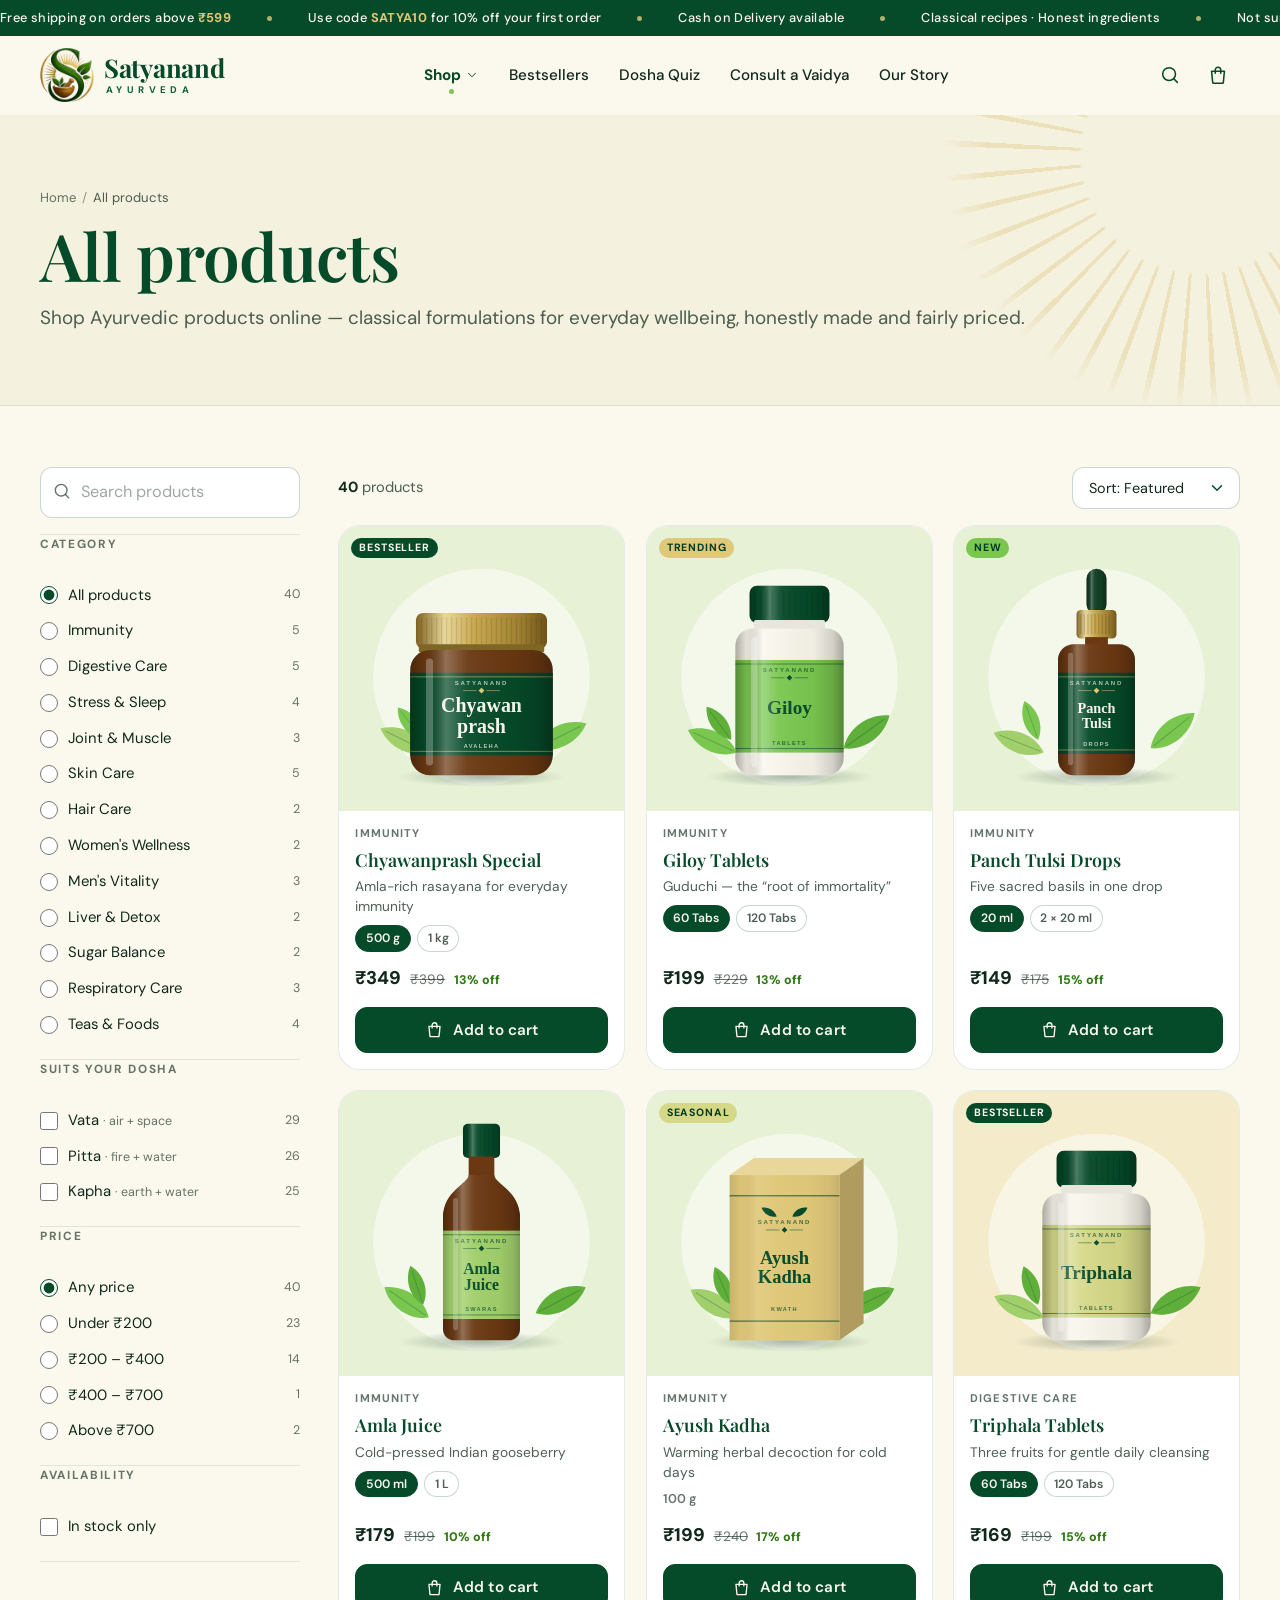
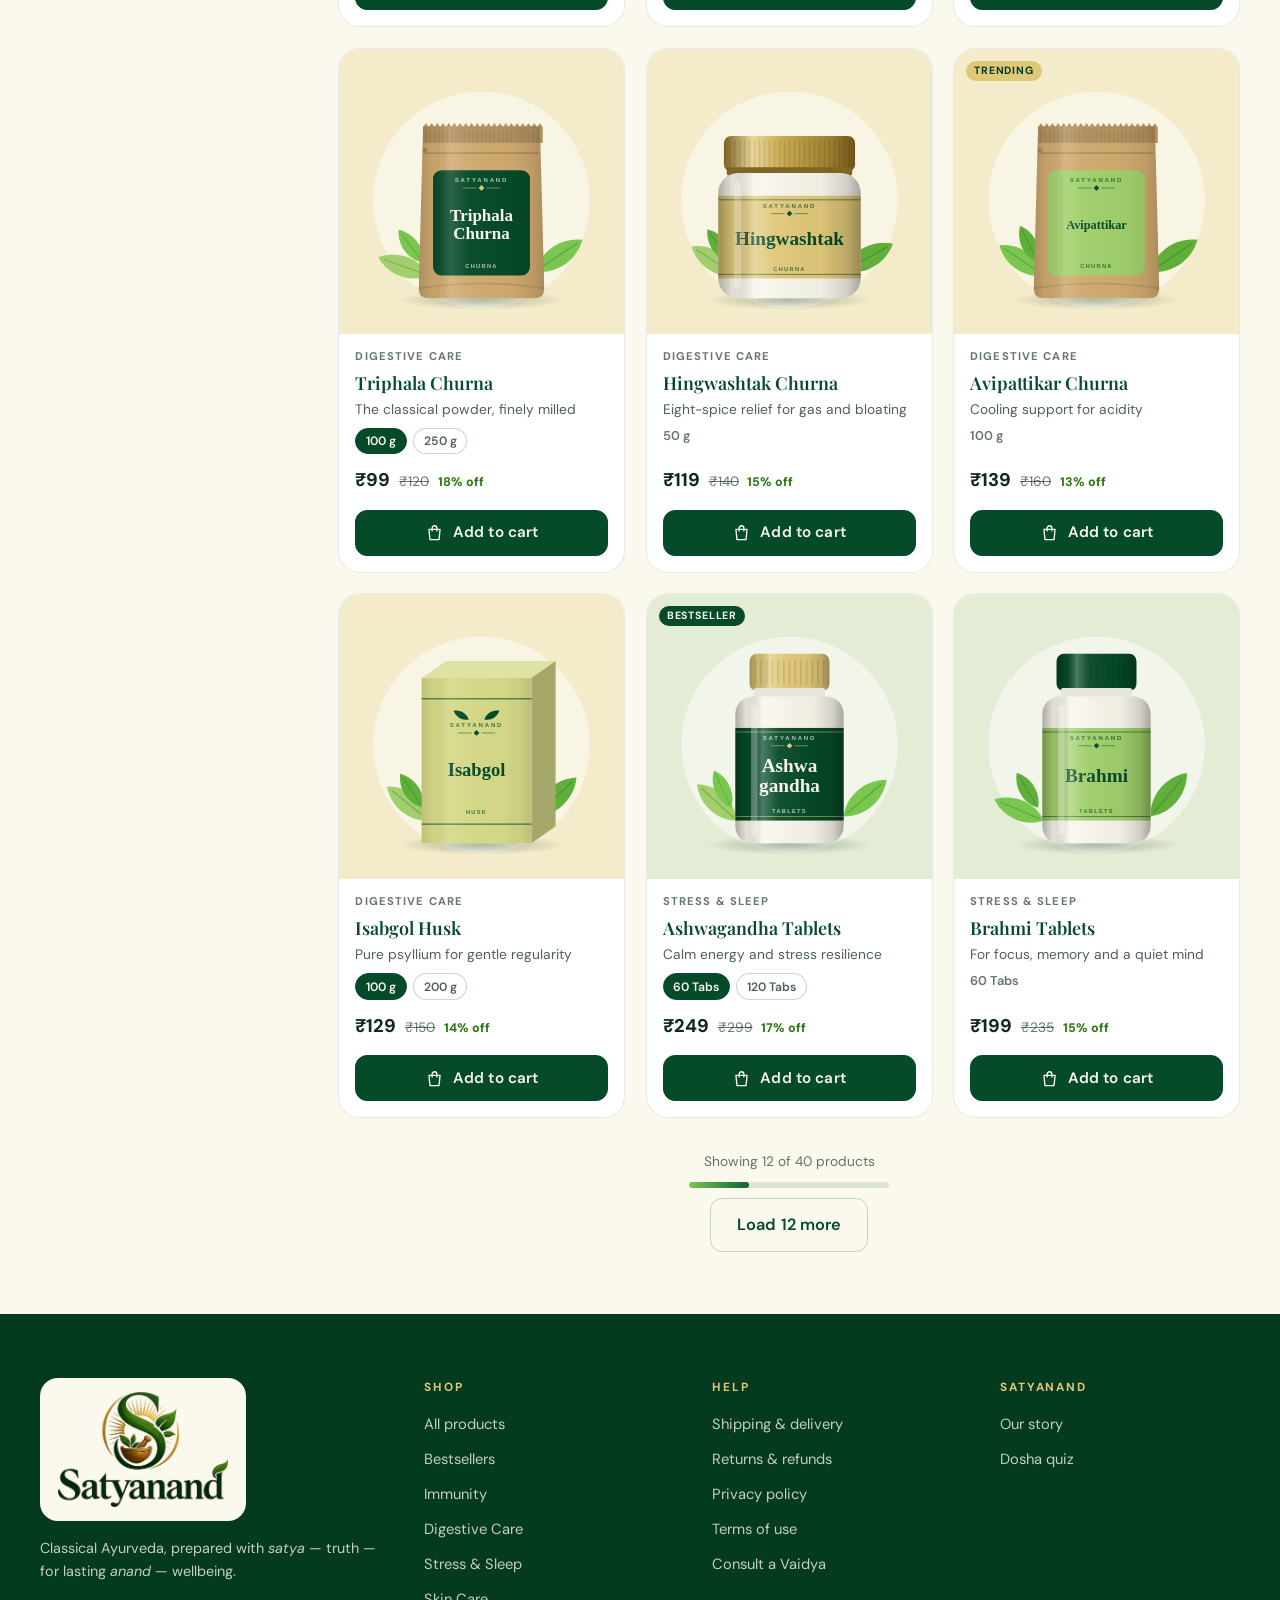
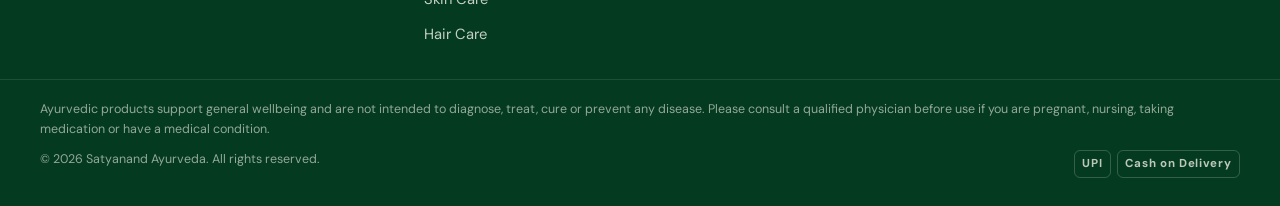
<file: shop.html>
<!doctype html>
<html lang="en-IN">
<head>
<meta charset="utf-8">
<meta name="viewport" content="width=device-width, initial-scale=1, viewport-fit=cover">
<title>Shop Ayurvedic Products Online | Satyanand Ayurveda</title>
<meta name="description" content="Browse classical Ayurvedic tablets, churnas, oils, juices and teas for immunity, digestion, sleep, skin and hair. Cash on Delivery across India.">
<!-- Canonical + og:url are set by assets/js/shop.js (each category view, e.g. ?cat=immunity, is its own page). -->
<meta name="robots" content="index, follow, max-image-preview:large">
<meta name="theme-color" content="#054A29">
<meta property="og:type" content="website">
<meta property="og:site_name" content="Satyanand Ayurveda">
<meta property="og:locale" content="en_IN">
<meta property="og:title" content="Shop Ayurvedic Products Online | Satyanand Ayurveda">
<meta property="og:description" content="Browse classical Ayurvedic tablets, churnas, oils, juices and teas for immunity, digestion, sleep, skin and hair. Cash on Delivery across India.">
<meta property="og:image" content="https://zeus-shourya.github.io/satyanand-ayurveda/assets/img/og-image.jpg">
<meta property="og:image:width" content="1200">
<meta property="og:image:height" content="630">
<meta property="og:image:alt" content="Satyanand Ayurveda logo: a leaf-shaped S with a rising sun and a mortar and pestle">
<meta name="twitter:card" content="summary_large_image">
<meta name="twitter:title" content="Shop Ayurvedic Products Online | Satyanand Ayurveda">
<meta name="twitter:description" content="Browse classical Ayurvedic tablets, churnas, oils, juices and teas for immunity, digestion, sleep, skin and hair. Cash on Delivery across India.">
<meta name="twitter:image" content="https://zeus-shourya.github.io/satyanand-ayurveda/assets/img/og-image.jpg">
<link rel="icon" type="image/png" sizes="32x32" href="assets/img/favicon-32.png">
<link rel="apple-touch-icon" href="assets/img/apple-touch-icon.png">
<link rel="manifest" href="site.webmanifest">
<link rel="preconnect" href="https://fonts.googleapis.com">
<link rel="preconnect" href="https://fonts.gstatic.com" crossorigin>
<link rel="stylesheet" href="https://fonts.googleapis.com/css2?family=DM+Sans:opsz,wght@9..40,400..800&family=Playfair+Display:ital,wght@0,500..800;1,500..600&display=swap">
<link rel="stylesheet" href="assets/css/style.css?v=1">
<script>document.documentElement.classList.add('js')</script>
<script defer src="assets/js/config.js?v=1"></script>
<script defer src="assets/js/catalog.js?v=1"></script>
<script defer src="assets/js/packshot.js?v=1"></script>
<script defer src="assets/js/store.js?v=2"></script>
<script defer src="assets/js/shop.js?v=2"></script>
</head>
<body data-page="shop">

<a class="skip" href="#main">Skip to content</a>

<div class="announce" role="region" aria-label="Offers">
  <div class="announce__track">
    <div class="announce__group">
      <span>Free shipping on orders above <b>₹599</b></span><span class="announce__dot"></span>
      <span>Use code <b>SATYA10</b> for 10% off your first order</span><span class="announce__dot"></span>
      <span>Cash on Delivery available</span><span class="announce__dot"></span>
      <span>Classical recipes · Honest ingredients</span><span class="announce__dot"></span>
      <span>Not sure what to take? <b>Ask us on WhatsApp</b></span><span class="announce__dot"></span>
      <span>Free shipping on orders above <b>₹599</b></span><span class="announce__dot"></span>
      <span>Use code <b>SATYA10</b> for 10% off your first order</span><span class="announce__dot"></span>
      <span>Cash on Delivery available</span><span class="announce__dot"></span>
      <span>Classical recipes · Honest ingredients</span><span class="announce__dot"></span>
      <span>Not sure what to take? <b>Ask us on WhatsApp</b></span><span class="announce__dot"></span>
    </div>
    <div class="announce__group" aria-hidden="true">
      <span>Free shipping on orders above <b>₹599</b></span><span class="announce__dot"></span>
      <span>Use code <b>SATYA10</b> for 10% off your first order</span><span class="announce__dot"></span>
      <span>Cash on Delivery available</span><span class="announce__dot"></span>
      <span>Classical recipes · Honest ingredients</span><span class="announce__dot"></span>
      <span>Not sure what to take? <b>Ask us on WhatsApp</b></span><span class="announce__dot"></span>
      <span>Free shipping on orders above <b>₹599</b></span><span class="announce__dot"></span>
      <span>Use code <b>SATYA10</b> for 10% off your first order</span><span class="announce__dot"></span>
      <span>Cash on Delivery available</span><span class="announce__dot"></span>
      <span>Classical recipes · Honest ingredients</span><span class="announce__dot"></span>
      <span>Not sure what to take? <b>Ask us on WhatsApp</b></span><span class="announce__dot"></span>
    </div>
  </div>
</div>

<header class="site-header" data-header>
  <div class="wrap site-header__inner">
    <button class="icon-btn menu-btn" type="button" data-menu-open aria-controls="menu" aria-expanded="false" aria-label="Open menu"><svg class="i" viewBox="0 0 24 24" width="24" height="24" fill="none" stroke="currentColor" stroke-width="1.7" stroke-linecap="round" stroke-linejoin="round" aria-hidden="true" focusable="false"><path d="M4 7h16M4 12h16M4 17h11"/></svg></button>

    <a class="brand" href="index.html" aria-label="Satyanand Ayurveda — home">
      <img src="assets/img/emblem-128.png" alt="" width="54" height="54">
      <span class="brand__text"><span class="brand__name">Satyanand</span><span class="brand__sub">Ayurveda</span></span>
    </a>

    <nav class="primary-nav" aria-label="Main">
      <ul>
        <li class="has-mega">
          <a href="shop.html" data-nav="shop">Shop <svg class="i caret" viewBox="0 0 24 24" width="24" height="24" fill="none" stroke="currentColor" stroke-width="1.7" stroke-linecap="round" stroke-linejoin="round" aria-hidden="true" focusable="false"><path d="m6 9 6 6 6-6"/></svg></a>
          <div class="mega">
            <div class="wrap mega__inner">
              <div>
                <p class="mega__title">Everyday health</p>
                <ul class="mega__list">
                  <li><a href="shop.html?cat=immunity">Immunity<small>Everyday defence</small></a></li>
                  <li><a href="shop.html?cat=digestion">Digestive Care<small>Kindle agni, soothe the gut</small></a></li>
                  <li><a href="shop.html?cat=stress-sleep">Stress &amp; Sleep<small>A calmer mind, deeper rest</small></a></li>
                  <li><a href="shop.html?cat=joint-care">Joint &amp; Muscle<small>Move freely</small></a></li>
                  <li><a href="shop.html?cat=respiratory">Respiratory Care<small>Breathe easy</small></a></li>
                </ul>
              </div>
              <div>
                <p class="mega__title">Beauty &amp; vitality</p>
                <ul class="mega__list">
                  <li><a href="shop.html?cat=skin-care">Skin Care<small>Radiance through ritual</small></a></li>
                  <li><a href="shop.html?cat=hair-care">Hair Care<small>Rooted and strong</small></a></li>
                  <li><a href="shop.html?cat=womens-wellness">Women’s Wellness<small>Balance through every phase</small></a></li>
                  <li><a href="shop.html?cat=mens-vitality">Men’s Vitality<small>Stamina and strength</small></a></li>
                </ul>
              </div>
              <div>
                <p class="mega__title">Care &amp; kitchen</p>
                <ul class="mega__list">
                  <li><a href="shop.html?cat=liver-detox">Liver &amp; Detox<small>Cleanse and restore</small></a></li>
                  <li><a href="shop.html?cat=sugar-balance">Sugar Balance<small>Healthy metabolism</small></a></li>
                  <li><a href="shop.html?cat=teas-foods">Teas &amp; Foods<small>Ayurveda for your kitchen</small></a></li>
                  <li><a href="shop.html">All products<small>The full range</small></a></li>
                </ul>
              </div>
              <div class="mega__promo">
                <h3>Know your dosha, choose better</h3>
                <p>Ten questions, two minutes, products matched to your prakriti.</p>
                <a class="btn btn--gold btn--sm" href="dosha-quiz.html">Take the quiz <svg class="i" viewBox="0 0 24 24" width="24" height="24" fill="none" stroke="currentColor" stroke-width="1.7" stroke-linecap="round" stroke-linejoin="round" aria-hidden="true" focusable="false"><path d="M5 12h14M13 6l6 6-6 6"/></svg></a>
              </div>
            </div>
          </div>
        </li>
        <li><a href="shop.html?badge=bestseller" data-nav="bestsellers">Bestsellers</a></li>
        <li><a href="dosha-quiz.html" data-nav="quiz">Dosha Quiz</a></li>
        <li><a href="consult.html" data-nav="consult">Consult a Vaidya</a></li>
        <li><a href="about.html" data-nav="about">Our Story</a></li>
      </ul>
    </nav>

    <div class="site-header__actions">
      <button class="icon-btn" type="button" data-search-open aria-controls="search" aria-expanded="false" aria-label="Search products"><svg class="i" viewBox="0 0 24 24" width="24" height="24" fill="none" stroke="currentColor" stroke-width="1.7" stroke-linecap="round" stroke-linejoin="round" aria-hidden="true" focusable="false"><circle cx="11" cy="11" r="7"/><path d="m20 20-3.6-3.6"/></svg></button>
      <button class="icon-btn cart-btn" type="button" data-cart-open aria-controls="cart" aria-expanded="false" aria-label="Cart"><svg class="i" viewBox="0 0 24 24" width="24" height="24" fill="none" stroke="currentColor" stroke-width="1.7" stroke-linecap="round" stroke-linejoin="round" aria-hidden="true" focusable="false"><path d="M5 8h14l-1.2 12.2a1 1 0 0 1-1 .8H7.2a1 1 0 0 1-1-.8L5 8Z"/><path d="M9 10V6.5a3 3 0 0 1 6 0V10"/></svg><span class="cart-count" data-cart-count hidden>0</span></button>
    </div>
  </div>
</header>

<div class="drawer drawer--left" id="menu" role="dialog" aria-modal="true" aria-label="Menu" hidden>
  <div class="drawer__scrim" data-close></div>
  <div class="drawer__panel">
    <div class="drawer__head">
      <a class="brand" href="index.html" aria-label="Satyanand Ayurveda — home">
        <img src="assets/img/emblem-128.png" alt="" width="44" height="44">
        <span class="brand__text"><span class="brand__name">Satyanand</span><span class="brand__sub">Ayurveda</span></span>
      </a>
      <button class="icon-btn" type="button" data-close aria-label="Close menu"><svg class="i" viewBox="0 0 24 24" width="24" height="24" fill="none" stroke="currentColor" stroke-width="1.7" stroke-linecap="round" stroke-linejoin="round" aria-hidden="true" focusable="false"><path d="M6 6l12 12M18 6 6 18"/></svg></button>
    </div>
    <div class="drawer__body">
      <nav class="menu-nav" aria-label="Menu">
        <a href="shop.html">Shop all <svg class="i" viewBox="0 0 24 24" width="24" height="24" fill="none" stroke="currentColor" stroke-width="1.7" stroke-linecap="round" stroke-linejoin="round" aria-hidden="true" focusable="false"><path d="M5 12h14M13 6l6 6-6 6"/></svg></a>
        <a href="shop.html?badge=bestseller">Bestsellers <svg class="i" viewBox="0 0 24 24" width="24" height="24" fill="none" stroke="currentColor" stroke-width="1.7" stroke-linecap="round" stroke-linejoin="round" aria-hidden="true" focusable="false"><path d="M5 12h14M13 6l6 6-6 6"/></svg></a>
        <a href="dosha-quiz.html">Dosha Quiz <svg class="i" viewBox="0 0 24 24" width="24" height="24" fill="none" stroke="currentColor" stroke-width="1.7" stroke-linecap="round" stroke-linejoin="round" aria-hidden="true" focusable="false"><path d="M5 12h14M13 6l6 6-6 6"/></svg></a>
        <a href="consult.html">Consult a Vaidya <svg class="i" viewBox="0 0 24 24" width="24" height="24" fill="none" stroke="currentColor" stroke-width="1.7" stroke-linecap="round" stroke-linejoin="round" aria-hidden="true" focusable="false"><path d="M5 12h14M13 6l6 6-6 6"/></svg></a>
        <a href="about.html">Our Story <svg class="i" viewBox="0 0 24 24" width="24" height="24" fill="none" stroke="currentColor" stroke-width="1.7" stroke-linecap="round" stroke-linejoin="round" aria-hidden="true" focusable="false"><path d="M5 12h14M13 6l6 6-6 6"/></svg></a>
      </nav>
      <p class="menu-label">Shop by category</p>
      <div class="menu-cats">
        <a href="shop.html?cat=immunity">Immunity</a>
        <a href="shop.html?cat=digestion">Digestive Care</a>
        <a href="shop.html?cat=stress-sleep">Stress &amp; Sleep</a>
        <a href="shop.html?cat=joint-care">Joint &amp; Muscle</a>
        <a href="shop.html?cat=skin-care">Skin Care</a>
        <a href="shop.html?cat=hair-care">Hair Care</a>
        <a href="shop.html?cat=womens-wellness">Women’s Wellness</a>
        <a href="shop.html?cat=mens-vitality">Men’s Vitality</a>
        <a href="shop.html?cat=liver-detox">Liver &amp; Detox</a>
        <a href="shop.html?cat=sugar-balance">Sugar Balance</a>
        <a href="shop.html?cat=respiratory">Respiratory</a>
        <a href="shop.html?cat=teas-foods">Teas &amp; Foods</a>
      </div>
      <div data-wa-wrap>
        <p class="menu-label">Need help choosing?</p>
        <a class="btn btn--wa btn--block" style="margin-top:10px" href="#" data-wa="Hello Satyanand Ayurveda, I'd like help choosing a product."><svg class="i" viewBox="0 0 24 24" width="24" height="24" aria-hidden="true" focusable="false"><path fill="currentColor" d="M12.04 2a9.9 9.9 0 0 0-8.59 14.86L2 22l5.27-1.38A9.9 9.9 0 1 0 12.04 2Zm0 18.13a8.2 8.2 0 0 1-4.19-1.15l-.3-.18-3.12.82.83-3.04-.2-.31a8.23 8.23 0 1 1 6.98 3.86Zm4.51-6.16c-.25-.12-1.47-.72-1.7-.8-.23-.09-.39-.13-.56.12-.16.25-.64.8-.79.97-.14.16-.29.19-.54.06a6.73 6.73 0 0 1-3.34-2.92c-.25-.43.25-.4.72-1.34.08-.16.04-.3-.02-.43l-.76-1.83c-.2-.48-.4-.41-.56-.42h-.47a.9.9 0 0 0-.66.31 2.76 2.76 0 0 0-.86 2.05 4.8 4.8 0 0 0 1 2.55 11 11 0 0 0 4.2 3.71c1.57.68 2.18.73 2.97.62.48-.07 1.47-.6 1.68-1.18.2-.58.2-1.08.14-1.18-.06-.1-.23-.17-.48-.29Z"/></svg> Chat on WhatsApp</a>
      </div>
    </div>
  </div>
</div>

<main id="main">
  <section class="page-hero">
    <div class="wrap">
      <nav aria-label="Breadcrumb">
        <ol class="crumbs"><li><a href="index.html">Home</a></li><li aria-current="page" data-crumb>Shop</li></ol>
      </nav>
      <h1 class="h1" data-shop-title>All products</h1>
      <p class="lead" data-shop-blurb>Shop Ayurvedic products online — classical formulations for everyday wellbeing, honestly made and fairly priced.</p>
    </div>
  </section>

  <div class="section section--tight">
    <div class="wrap shop">
      <aside class="drawer drawer--left filters" id="filters" aria-label="Filters" hidden>
        <div class="drawer__scrim" data-close></div>
        <div class="drawer__panel">
          <div class="drawer__head">
            <h2 class="drawer__title">Filters</h2>
            <button class="icon-btn" type="button" data-close aria-label="Close filters"><svg class="i" viewBox="0 0 24 24" width="24" height="24" fill="none" stroke="currentColor" stroke-width="1.7" stroke-linecap="round" stroke-linejoin="round" aria-hidden="true" focusable="false"><path d="M6 6l12 12M18 6 6 18"/></svg></button>
          </div>
          <div class="drawer__body">
            <div class="filter-group filters__search">
              <label class="sr-only" for="shop-q">Search products</label>
              <svg class="i" viewBox="0 0 24 24" width="24" height="24" fill="none" stroke="currentColor" stroke-width="1.7" stroke-linecap="round" stroke-linejoin="round" aria-hidden="true" focusable="false"><circle cx="11" cy="11" r="7"/><path d="m20 20-3.6-3.6"/></svg>
              <input class="input" id="shop-q" type="search" placeholder="Search products" autocomplete="off" enterkeyhint="search" data-f-q>
            </div>
            <fieldset class="filter-group">
              <legend>Category</legend>
              <div data-f-cats></div>
            </fieldset>
            <fieldset class="filter-group">
              <legend>Suits your dosha</legend>
              <div data-f-dosha></div>
            </fieldset>
            <fieldset class="filter-group">
              <legend>Price</legend>
              <div data-f-price></div>
            </fieldset>
            <fieldset class="filter-group">
              <legend>Availability</legend>
              <label class="opt"><input type="checkbox" data-f-stock><span>In stock only</span></label>
            </fieldset>
          </div>
          <div class="drawer__foot">
            <button class="btn btn--primary btn--block" type="button" data-close data-f-apply>Show results</button>
          </div>
        </div>
      </aside>

      <section aria-labelledby="results-title">
        <h2 class="sr-only" id="results-title">Products</h2>
        <div class="toolbar">
          <p class="toolbar__count" data-count role="status"></p>
          <div class="toolbar__right">
            <button class="btn btn--outline btn--sm filter-btn" type="button" data-filters-open aria-controls="filters" aria-expanded="false"><svg class="i" viewBox="0 0 24 24" width="24" height="24" fill="none" stroke="currentColor" stroke-width="1.7" stroke-linecap="round" stroke-linejoin="round" aria-hidden="true" focusable="false"><path d="M4 6h16M7 12h10M10 18h4"/></svg> Filters <span data-filter-n></span></button>
            <label class="sr-only" for="shop-sort">Sort by</label>
            <select class="input" id="shop-sort" data-sort>
              <option value="featured">Sort: Featured</option>
              <option value="price-asc">Price: low to high</option>
              <option value="price-desc">Price: high to low</option>
              <option value="discount">Biggest discount</option>
              <option value="name">Name: A–Z</option>
            </select>
          </div>
        </div>
        <div class="active-filters" data-active></div>
        <div class="grid" data-grid></div>
        <div class="more" data-more></div>
      </section>
    </div>
  </div>
</main>

<footer class="site-footer">
  <div class="footer-cta" data-wa-wrap>
    <div class="wrap">
      <div>
        <h2>Not sure where to start?</h2>
        <p>Tell us what you’re dealing with and we’ll suggest a starting point — the classical way.</p>
      </div>
      <a class="btn btn--wa btn--lg" href="#" data-wa="Hello Satyanand Ayurveda, I'd like help choosing a product."><svg class="i" viewBox="0 0 24 24" width="24" height="24" aria-hidden="true" focusable="false"><path fill="currentColor" d="M12.04 2a9.9 9.9 0 0 0-8.59 14.86L2 22l5.27-1.38A9.9 9.9 0 1 0 12.04 2Zm0 18.13a8.2 8.2 0 0 1-4.19-1.15l-.3-.18-3.12.82.83-3.04-.2-.31a8.23 8.23 0 1 1 6.98 3.86Zm4.51-6.16c-.25-.12-1.47-.72-1.7-.8-.23-.09-.39-.13-.56.12-.16.25-.64.8-.79.97-.14.16-.29.19-.54.06a6.73 6.73 0 0 1-3.34-2.92c-.25-.43.25-.4.72-1.34.08-.16.04-.3-.02-.43l-.76-1.83c-.2-.48-.4-.41-.56-.42h-.47a.9.9 0 0 0-.66.31 2.76 2.76 0 0 0-.86 2.05 4.8 4.8 0 0 0 1 2.55 11 11 0 0 0 4.2 3.71c1.57.68 2.18.73 2.97.62.48-.07 1.47-.6 1.68-1.18.2-.58.2-1.08.14-1.18-.06-.1-.23-.17-.48-.29Z"/></svg> Chat on WhatsApp</a>
    </div>
  </div>

  <div class="wrap footer-grid">
    <div class="footer-brand">
      <a class="footer-brand__plate" href="index.html" aria-label="Satyanand Ayurveda — home">
        <img src="assets/img/logo-360.png" alt="Satyanand" width="360" height="245" loading="lazy" decoding="async">
      </a>
      <p>Classical Ayurveda, prepared with <em>satya</em> — truth — for lasting <em>anand</em> — wellbeing.</p>
    </div>

    <nav class="footer-col" aria-label="Shop">
      <h3>Shop</h3>
      <ul>
        <li><a href="shop.html">All products</a></li>
        <li><a href="shop.html?badge=bestseller">Bestsellers</a></li>
        <li><a href="shop.html?cat=immunity">Immunity</a></li>
        <li><a href="shop.html?cat=digestion">Digestive Care</a></li>
        <li><a href="shop.html?cat=stress-sleep">Stress &amp; Sleep</a></li>
        <li><a href="shop.html?cat=skin-care">Skin Care</a></li>
        <li><a href="shop.html?cat=hair-care">Hair Care</a></li>
      </ul>
    </nav>

    <nav class="footer-col" aria-label="Help">
      <h3>Help</h3>
      <ul>
        <li><a href="policies.html#shipping">Shipping &amp; delivery</a></li>
        <li><a href="policies.html#returns">Returns &amp; refunds</a></li>
        <li><a href="policies.html#privacy">Privacy policy</a></li>
        <li><a href="policies.html#terms">Terms of use</a></li>
        <li><a href="consult.html">Consult a Vaidya</a></li>
      </ul>
    </nav>

    <div class="footer-col">
      <h3>Satyanand</h3>
      <ul>
        <li><a href="about.html">Our story</a></li>
        <li><a href="dosha-quiz.html">Dosha quiz</a></li>
        <li data-wa-wrap><a href="#" data-wa>WhatsApp us</a></li>
        <li data-contact-wrap><a href="#" data-contact="phone"></a></li>
        <li data-contact-wrap><a href="#" data-contact="email"></a></li>
      </ul>
    </div>
  </div>

  <div class="wrap footer-legal">
    <p>Ayurvedic products support general wellbeing and are not intended to diagnose, treat, cure or prevent any disease. Please consult a qualified physician before use if you are pregnant, nursing, taking medication or have a medical condition.</p>
    <div class="footer-legal__row">
      <span>© <span data-year>2026</span> Satyanand Ayurveda. All rights reserved.</span>
      <div class="pay-marks" aria-label="Ways to pay"><span>UPI</span><span>Cash on Delivery</span></div>
    </div>
  </div>
</footer>
</body>
</html>
</file>
<file: assets/css/style.css>
/* =====================================================================
   SATYANAND AYURVEDA — storefront styles
   Palette (brand sheet "LL"): #7AC74F  #A1CF6B  #D5D887  #E0C879  #054A29
   ===================================================================== */

/* ---------- TOKENS ---------- */
:root{
  --forest:   #054A29;
  --forest-2: #033A20;
  --forest-3: #0C6338;
  --leaf:     #7AC74F;
  --sprout:   #A1CF6B;
  --meadow:   #D5D887;
  --gold:     #E0C879;
  --gold-2:   #D3B65A;

  --cream:    #FBF8EE;
  --cream-2:  #F5F1DF;
  --cream-3:  #EDE6C8;
  --paper:    #FFFFFF;

  --ink:      #10291B;
  --ink-2:    rgba(16,41,27,.74);
  --ink-3:    rgba(16,41,27,.64);
  --on-dark:  rgba(251,248,238,.78);
  --line:     rgba(5,74,41,.11);
  --line-2:   rgba(5,74,41,.22);

  --sale:     #2E7A12;
  --danger:   #B42318;
  --wa:       #117D45;   /* WhatsApp green, darkened so white text passes WCAG AA */

  --serif: "Playfair Display", Georgia, "Times New Roman", serif;
  --sans:  "DM Sans", ui-sans-serif, system-ui, -apple-system, "Segoe UI", Roboto, Arial, sans-serif;

  --r-sm: 10px;
  --r:    16px;
  --r-lg: 22px;
  --r-xl: 32px;

  --shadow-sm: 0 1px 2px rgba(5,40,20,.05), 0 4px 14px -6px rgba(5,40,20,.10);
  --shadow:    0 18px 40px -22px rgba(5,40,20,.35);
  --shadow-lg: 0 34px 70px -30px rgba(5,40,20,.45);

  --wrap: 1320px;
  --gut:  clamp(16px, 4vw, 40px);
  --gap:  clamp(12px, 1.6vw, 22px);
  --sec:  clamp(56px, 8vw, 104px);
  --header-h: 78px;
  --ease: cubic-bezier(.2,.75,.2,1);
}

/* ---------- RESET / BASE ---------- */
*,*::before,*::after{ box-sizing:border-box; }
html{ -webkit-text-size-adjust:100%; text-size-adjust:100%; scroll-behavior:smooth; }
html.is-locked{ overflow:hidden; padding-right:var(--scrollbar,0); }
body{
  margin:0;
  background:var(--cream);
  color:var(--ink);
  font-family:var(--sans);
  font-size:clamp(.95rem, .9rem + .2vw, 1.02rem);
  line-height:1.6;
  -webkit-font-smoothing:antialiased;
  text-rendering:optimizeLegibility;
  overflow-x:clip;
}
img,svg{ display:block; max-width:100%; }
img{ height:auto; }
a{ color:inherit; text-decoration:none; }
button{ font:inherit; color:inherit; background:none; border:0; padding:0; cursor:pointer; }
button:disabled{ cursor:not-allowed; }
input,select,textarea{ font:inherit; color:inherit; }
h1,h2,h3,h4,p,figure,blockquote,dl,dd{ margin:0; }
ul,ol{ margin:0; padding:0; list-style:none; }
[hidden]{ display:none !important; }
::selection{ background:var(--sprout); color:var(--forest-2); }
:focus-visible{ outline:2.5px solid var(--forest-3); outline-offset:2px; border-radius:6px; }
.i{ width:22px; height:22px; flex:none; }

.sr-only{
  position:absolute !important; width:1px; height:1px; padding:0; margin:-1px;
  overflow:hidden; clip:rect(0 0 0 0); white-space:nowrap; border:0;
}
.skip{
  position:fixed; left:12px; top:-60px; z-index:200;
  background:var(--forest); color:var(--cream); padding:10px 16px; border-radius:10px; font-weight:600;
}
.skip:focus{ top:12px; }

.wrap{ width:100%; max-width:var(--wrap); margin-inline:auto; padding-inline:var(--gut); }
.section{ padding-block:var(--sec); }
.section--tight{ padding-block:calc(var(--sec) * .6); }
.section--cream2{ background:var(--cream-2); }
.section--paper{ background:var(--paper); }

/* ---------- TYPE ---------- */
.eyebrow{
  display:inline-flex; align-items:center; gap:.6rem;
  font-size:.74rem; font-weight:700; letter-spacing:.18em; text-transform:uppercase;
  color:var(--forest-3);
}
.eyebrow::before{
  content:""; width:22px; height:8px; flex:none;
  background:url("data:image/svg+xml,%3Csvg xmlns='http://www.w3.org/2000/svg' viewBox='0 0 22 8'%3E%3Cpath d='M0 4h9' stroke='%23D3B65A' stroke-width='1.4'/%3E%3Cpath d='M9 4c3-4 8-4 13 0-5 4-10 4-13 0Z' fill='%237AC74F'/%3E%3C/svg%3E") center/contain no-repeat;
}
.on-dark .eyebrow{ color:var(--gold); }
.h1,.h2,.h3{ font-family:var(--serif); color:var(--forest); font-weight:600; letter-spacing:-.01em; }
.h1{ font-size:clamp(2.2rem, 1.4rem + 3.4vw, 4.1rem); line-height:1.06; }
.h2{ font-size:clamp(1.75rem, 1.25rem + 1.9vw, 2.65rem); line-height:1.12; }
.h3{ font-size:clamp(1.25rem, 1.1rem + .6vw, 1.55rem); line-height:1.2; }
.h1 em,.h2 em{ font-style:italic; font-weight:500; color:var(--forest-3); }
.lead{ font-size:clamp(1.02rem, .96rem + .3vw, 1.18rem); color:var(--ink-2); line-height:1.65; }
.muted{ color:var(--ink-2); }
.fine{ font-size:.8rem; color:var(--ink-3); line-height:1.5; }
.on-dark,.on-dark .h1,.on-dark .h2,.on-dark .h3{ color:var(--cream); }
.on-dark .lead,.on-dark .muted{ color:var(--on-dark); }

/* ---------- BUTTONS & CONTROLS ---------- */
.btn{
  --bg:var(--forest); --fg:var(--cream); --bd:var(--forest);
  display:inline-flex; align-items:center; justify-content:center; gap:.55rem;
  min-height:46px; padding:.7rem 1.35rem;
  border-radius:12px; border:1.5px solid var(--bd);
  background:var(--bg); color:var(--fg);
  font-weight:600; font-size:.95rem; line-height:1.1; letter-spacing:.01em;
  transition:background-color .2s, border-color .2s, color .2s, transform .2s var(--ease), box-shadow .2s;
  -webkit-tap-highlight-color:transparent;
  white-space:nowrap;
}
.btn .i{ width:19px; height:19px; }
.btn:hover:not(:disabled){ transform:translateY(-1px); box-shadow:0 10px 22px -14px rgba(5,40,20,.6); }
.btn:active:not(:disabled){ transform:translateY(0); }
.btn--primary:hover:not(:disabled){ --bg:var(--forest-2); --bd:var(--forest-2); }
.btn--gold{ --bg:var(--gold); --fg:var(--forest-2); --bd:var(--gold); }
.btn--gold:hover:not(:disabled){ --bg:var(--gold-2); --bd:var(--gold-2); }
.btn--leaf{ --bg:var(--leaf); --fg:var(--forest-2); --bd:var(--leaf); }
.btn--outline{ --bg:transparent; --fg:var(--forest); --bd:var(--line-2); }
.btn--outline:hover:not(:disabled){ --bd:var(--forest); --bg:rgba(255,255,255,.6); }
.btn--ghost{ --bg:transparent; --fg:var(--forest); --bd:transparent; }
.btn--ghost:hover:not(:disabled){ --bg:rgba(161,207,107,.2); box-shadow:none; }
.on-dark .btn--outline{ --fg:var(--cream); --bd:rgba(251,248,238,.35); }
.on-dark .btn--outline:hover:not(:disabled){ --bd:var(--cream); --bg:rgba(255,255,255,.06); }
.btn--wa{ --bg:var(--wa); --fg:#fff; --bd:var(--wa); }
.btn--sm{ min-height:38px; padding:.5rem .9rem; font-size:.86rem; border-radius:10px; }
.btn--lg{ min-height:54px; padding:.9rem 1.6rem; font-size:1.02rem; }
.btn--block{ width:100%; }
.btn:disabled{ --bg:var(--cream-3); --fg:var(--ink-3); --bd:var(--cream-3); }
.btn.is-added{ --bg:var(--leaf); --fg:var(--forest-2); --bd:var(--leaf); }

.icon-btn{
  position:relative; display:inline-grid; place-items:center;
  width:44px; height:44px; border-radius:50%; color:var(--forest);
  transition:background-color .2s;
}
.icon-btn:hover{ background:rgba(161,207,107,.24); }
.icon-btn:disabled{ opacity:.35; }

.round-btn{
  display:inline-grid; place-items:center; width:44px; height:44px; border-radius:50%;
  border:1.5px solid var(--line-2); background:var(--paper); color:var(--forest);
  transition:background-color .2s, border-color .2s, opacity .2s;
}
.round-btn:hover:not(:disabled){ border-color:var(--forest); }
.round-btn:disabled{ opacity:.35; }
.round-btn .i{ width:18px; height:18px; }
.round-btn--prev .i{ transform:scaleX(-1); }

.chips{ display:flex; flex-wrap:wrap; gap:6px; }
.chip{
  font-size:.76rem; font-weight:600; line-height:1; padding:.5em .8em;
  border:1.3px solid var(--line-2); border-radius:999px; background:var(--paper); color:var(--ink-2);
  transition:background-color .15s, color .15s, border-color .15s;
}
.chip:hover:not(:disabled){ border-color:var(--forest); color:var(--forest); }
.chip[aria-pressed="true"]{ background:var(--forest); border-color:var(--forest); color:var(--cream); }
.chip:disabled{ opacity:.45; text-decoration:line-through; }

.pill{
  display:inline-flex; align-items:center; gap:.4rem;
  padding:.5em 1em; border-radius:999px; background:var(--paper); border:1.3px solid var(--line-2);
  font-size:.88rem; font-weight:500; transition:border-color .15s, background-color .15s;
}
.pill:hover{ border-color:var(--forest); }
.pill--soft{ background:transparent; }
.pill .i{ width:15px; height:15px; }

.badge{
  display:inline-flex; align-items:center;
  font-size:.66rem; font-weight:700; letter-spacing:.08em; text-transform:uppercase;
  padding:.45em .75em; border-radius:999px; line-height:1;
  background:var(--forest); color:var(--cream);
}
.badge--new{ background:var(--leaf); color:var(--forest-2); }
.badge--trending{ background:var(--gold); color:var(--forest-2); }
.badge--seasonal{ background:var(--meadow); color:var(--forest-2); }
.badge--muted{ background:rgba(16,41,27,.72); color:#fff; }

/* Form fields */
.field{ display:flex; flex-direction:column; gap:6px; min-width:0; }
.field > label,.field__label{ font-size:.86rem; font-weight:600; color:var(--ink); }
.field .req{ color:var(--danger); }
.input{
  width:100%; min-height:48px; padding:.7rem .95rem;
  border:1.4px solid var(--line-2); border-radius:12px; background:var(--paper);
  transition:border-color .15s, box-shadow .15s;
  -webkit-appearance:none; appearance:none;
}
textarea.input{ min-height:96px; resize:vertical; line-height:1.5; }
select.input{
  padding-right:2.4rem;
  background:var(--paper) url("data:image/svg+xml,%3Csvg xmlns='http://www.w3.org/2000/svg' viewBox='0 0 24 24' fill='none' stroke='%23054A29' stroke-width='2' stroke-linecap='round'%3E%3Cpath d='m6 9 6 6 6-6'/%3E%3C/svg%3E") right .8rem center/18px no-repeat;
}
.input::placeholder{ color:rgba(16,41,27,.4); }
.input:hover{ border-color:rgba(5,74,41,.4); }
.input:focus{ outline:none; border-color:var(--forest); box-shadow:0 0 0 4px rgba(122,199,79,.28); }
.field.is-invalid .input{ border-color:var(--danger); box-shadow:0 0 0 3px rgba(180,35,24,.12); }
.field__err{ font-size:.8rem; color:var(--danger); min-height:0; }
.field__hint{ font-size:.78rem; color:var(--ink-3); }
.form-grid{ display:grid; grid-template-columns:repeat(2, minmax(0,1fr)); gap:16px; }
.form-grid .span-2{ grid-column:1 / -1; }
.status{ font-size:.9rem; color:var(--forest-3); }
.status:empty{ display:none; }
.status a{ text-decoration:underline; font-weight:600; }

/* ---------- ANNOUNCEMENT BAR ---------- */
.announce{
  background:var(--forest); color:var(--cream);
  font-size:.8rem; font-weight:500; letter-spacing:.03em;
  height:36px; overflow:hidden; display:flex; align-items:center;
}
.announce__track{ display:flex; width:max-content; animation:marquee 42s linear infinite; }
.announce:hover .announce__track{ animation-play-state:paused; }
.announce__group{ display:flex; align-items:center; gap:2.25rem; padding-right:2.25rem; white-space:nowrap; }
.announce__group b{ color:var(--gold); font-weight:700; }
.announce__dot{ width:5px; height:5px; border-radius:50%; background:var(--gold); opacity:.8; }
@keyframes marquee{ to{ transform:translateX(-50%); } }

/* ---------- HEADER ---------- */
.site-header{
  position:sticky; top:0; z-index:60;
  background:rgba(251,248,238,.94);
  -webkit-backdrop-filter:saturate(1.3) blur(12px); backdrop-filter:saturate(1.3) blur(12px);
  border-bottom:1px solid transparent;
  transition:border-color .25s, box-shadow .25s;
}
.site-header.is-scrolled{ border-color:var(--line); box-shadow:0 10px 30px -24px rgba(5,40,20,.5); }
.site-header__inner{
  height:var(--header-h);
  display:grid; grid-template-columns:auto 1fr auto; align-items:center; gap:20px;
}
.brand{ display:inline-flex; align-items:center; gap:10px; }
.brand img{ width:54px; height:54px; }
.brand__text{ display:flex; flex-direction:column; line-height:1; }
.brand__name{ font-family:var(--serif); font-weight:700; font-size:1.6rem; color:var(--forest); letter-spacing:-.01em; }
.brand__sub{ margin-top:4px; font-size:.6rem; font-weight:700; letter-spacing:.46em; text-transform:uppercase; color:var(--forest-3); padding-left:2px; }

.primary-nav{ height:100%; }
.primary-nav > ul{ height:100%; display:flex; justify-content:center; align-items:stretch; gap:2px; }
.primary-nav > ul > li{ display:flex; align-items:center; }
.primary-nav > ul > li > a{
  position:relative; display:inline-flex; align-items:center; gap:4px;
  padding:9px 14px; border-radius:999px;
  font-weight:500; font-size:.95rem; color:var(--ink);
  transition:background-color .2s, color .2s;
}
.primary-nav > ul > li > a:hover{ background:rgba(161,207,107,.22); color:var(--forest); }
.primary-nav a[aria-current="page"]{ color:var(--forest); font-weight:700; }
.primary-nav a[aria-current="page"]::after{
  content:""; position:absolute; left:50%; bottom:2px; width:5px; height:5px; margin-left:-2.5px;
  border-radius:50%; background:var(--leaf);
}
.primary-nav .caret{ width:14px; height:14px; transition:transform .2s; }
.has-mega:hover .caret,.has-mega:focus-within .caret{ transform:rotate(180deg); }

.mega{
  position:absolute; left:0; right:0; top:100%;
  background:var(--cream); border-top:1px solid var(--line);
  box-shadow:0 30px 50px -30px rgba(5,40,20,.35);
  opacity:0; visibility:hidden; transform:translateY(-6px);
  transition:opacity .2s, transform .25s var(--ease), visibility 0s linear .25s;
}
.has-mega:hover .mega,.has-mega:focus-within .mega{
  opacity:1; visibility:visible; transform:none; transition-delay:0s;
}
.has-mega.is-dismissed .mega{ opacity:0; visibility:hidden; transform:translateY(-6px); }
.mega__inner{ display:grid; grid-template-columns:1fr 1fr 1fr 1.1fr; gap:28px; padding-block:28px 32px; }
.mega__title{ font-size:.72rem; font-weight:700; letter-spacing:.16em; text-transform:uppercase; color:var(--ink-3); margin-bottom:10px; }
.mega__list a{ display:block; padding:7px 0; font-weight:500; transition:color .15s, transform .15s; }
.mega__list a small{ display:block; font-size:.78rem; font-weight:400; color:var(--ink-3); }
.mega__list a:hover{ color:var(--forest-3); transform:translateX(3px); }
.mega__promo{
  position:relative; overflow:hidden;
  border-radius:var(--r-lg); padding:24px; background:var(--forest); color:var(--cream);
  display:flex; flex-direction:column; gap:10px; justify-content:flex-end; min-height:220px;
}
.mega__promo::before{
  content:""; position:absolute; right:-60px; top:-60px; width:220px; height:220px; border-radius:50%;
  background:repeating-conic-gradient(rgba(224,200,121,.45) 0 2deg, transparent 2deg 12deg);
  -webkit-mask:radial-gradient(circle, transparent 30%, #000 31% 60%, transparent 70%);
          mask:radial-gradient(circle, transparent 30%, #000 31% 60%, transparent 70%);
}
.mega__promo h3{ font-family:var(--serif); font-size:1.4rem; font-weight:600; line-height:1.2; position:relative; }
.mega__promo p{ font-size:.88rem; color:var(--on-dark); position:relative; }
.mega__promo .btn{ align-self:flex-start; position:relative; }

.site-header__actions{ display:flex; align-items:center; gap:4px; justify-content:flex-end; }
.cart-count{
  position:absolute; top:3px; right:1px; min-width:19px; height:19px; padding:0 5px;
  border-radius:999px; background:var(--leaf); color:var(--forest-2);
  font-size:.68rem; font-weight:800; line-height:19px; text-align:center;
  box-shadow:0 0 0 2px var(--cream);
}
.menu-btn{ display:none; }

/* ---------- DRAWERS (cart, menu, filters) ---------- */
.drawer{ position:fixed; inset:0; z-index:100; }
.drawer__scrim{
  position:absolute; inset:0; background:rgba(3,30,16,.46);
  opacity:0; transition:opacity .3s;
}
.drawer__panel{
  position:absolute; top:0; right:0; bottom:0; width:min(440px, 100%);
  background:var(--cream); display:flex; flex-direction:column;
  transform:translateX(100%); transition:transform .32s var(--ease);
  box-shadow:var(--shadow-lg);
}
.drawer--left .drawer__panel{ right:auto; left:0; transform:translateX(-100%); }
.drawer.is-open .drawer__scrim{ opacity:1; }
.drawer.is-open .drawer__panel{ transform:none; }
.drawer__head{
  display:flex; align-items:center; justify-content:space-between; gap:12px;
  padding:14px 14px 14px 22px; border-bottom:1px solid var(--line);
}
.drawer__title{ font-family:var(--serif); font-size:1.35rem; font-weight:600; color:var(--forest); }
.drawer__title span{ font-family:var(--sans); font-size:.95rem; font-weight:500; color:var(--ink-3); }
.drawer__body{ flex:1; overflow-y:auto; overscroll-behavior:contain; padding:6px 22px 18px; }
.drawer__foot{ padding:16px 22px calc(18px + env(safe-area-inset-bottom)); border-top:1px solid var(--line); background:var(--paper); display:grid; gap:10px; }
.drawer__foot:empty{ display:none; }

.ship-meter{ padding:12px 22px 14px; background:var(--cream-2); border-bottom:1px solid var(--line); }
.ship-meter:empty{ display:none; }
.ship-meter__msg{ display:flex; align-items:center; gap:6px; font-size:.86rem; margin-bottom:8px; }
.ship-meter__msg .i{ width:18px; height:18px; color:var(--sale); }
.meter{ height:6px; border-radius:99px; background:rgba(5,74,41,.12); overflow:hidden; }
.meter span{ display:block; height:100%; border-radius:inherit; background:linear-gradient(90deg, var(--leaf), var(--forest-3)); transition:width .45s var(--ease); }

.lines{ display:grid; }
.line{
  display:grid; grid-template-columns:76px minmax(0,1fr) auto; gap:14px; align-items:start;
  padding:16px 0; border-bottom:1px solid var(--line);
}
.line:last-child{ border-bottom:0; }
.line__media{ display:block; aspect-ratio:1; border-radius:14px; overflow:hidden; background:var(--tint, var(--cream-2)); }
.line__media img{ width:100%; height:100%; object-fit:contain; }
.line__name{ font-weight:600; line-height:1.3; display:block; }
.line__name:hover{ color:var(--forest-3); }
.line__meta{ font-size:.8rem; color:var(--ink-3); margin-top:2px; }
.line__row{ display:flex; align-items:center; justify-content:space-between; gap:10px; margin-top:10px; flex-wrap:wrap; }
.line__price{ font-weight:700; text-align:right; line-height:1.2; }
.line__price s{ display:block; font-weight:400; font-size:.78rem; color:var(--ink-3); }
.line__remove{ width:30px; height:30px; display:grid; place-items:center; border-radius:50%; color:var(--ink-3); transition:background-color .15s, color .15s; }
.line__remove:hover{ background:rgba(180,35,24,.08); color:var(--danger); }
.line__remove .i{ width:17px; height:17px; }

.qty{ display:inline-flex; align-items:center; border:1.3px solid var(--line-2); border-radius:999px; background:var(--paper); }
.qty button{ width:34px; height:34px; display:grid; place-items:center; border-radius:50%; color:var(--forest); }
.qty button:hover:not(:disabled){ background:rgba(161,207,107,.25); }
.qty button:disabled{ opacity:.3; }
.qty button .i{ width:16px; height:16px; }
.qty__n{ min-width:24px; text-align:center; font-weight:700; font-size:.92rem; }
.qty--lg button{ width:46px; height:46px; }
.qty--lg .qty__n{ min-width:34px; font-size:1rem; }

.sum{ display:grid; gap:6px; font-size:.95rem; }
.sum > div{ display:flex; justify-content:space-between; gap:12px; }
.sum dt{ color:var(--ink-2); }
.sum dd{ font-weight:600; }
.sum__save dd,.sum__disc dd{ color:var(--sale); }
.sum__total{ padding-top:10px; margin-top:4px; border-top:1px dashed var(--line-2); font-size:1.12rem; }
.sum__total dt{ color:var(--ink); font-weight:700; }
.sum__total dd{ font-weight:800; }

.empty{ text-align:center; padding:48px 12px; display:grid; justify-items:center; gap:10px; }
.empty > .i{ width:56px; height:56px; color:var(--sprout); stroke-width:1.2; }
.empty h3{ font-family:var(--serif); font-size:1.35rem; color:var(--forest); font-weight:600; }
.empty p{ color:var(--ink-2); max-width:34ch; margin-bottom:8px; }

/* Mobile menu */
.menu-nav{ display:grid; gap:2px; padding-block:10px; }
.menu-nav a{ display:flex; justify-content:space-between; align-items:center; padding:13px 2px; font-family:var(--serif); font-size:1.3rem; color:var(--forest); border-bottom:1px solid var(--line); }
.menu-nav a .i{ width:18px; height:18px; color:var(--ink-3); }
.menu-cats{ display:grid; grid-template-columns:1fr 1fr; gap:8px; margin-top:18px; }
.menu-cats a{ padding:10px 12px; border-radius:12px; background:var(--paper); border:1px solid var(--line); font-size:.9rem; font-weight:500; }
.menu-label{ margin-top:22px; font-size:.72rem; font-weight:700; letter-spacing:.16em; text-transform:uppercase; color:var(--ink-3); }

/* ---------- SEARCH DIALOG ---------- */
.search{ position:fixed; inset:0; z-index:110; }
.search__scrim{ position:absolute; inset:0; background:rgba(3,30,16,.46); opacity:0; transition:opacity .25s; }
.search__panel{
  position:relative; max-width:760px; margin:0 auto;
  background:var(--cream); border-radius:0 0 26px 26px;
  padding:18px clamp(16px, 3vw, 28px) 24px;
  box-shadow:var(--shadow-lg);
  transform:translateY(-18px); opacity:0; transition:transform .3s var(--ease), opacity .25s;
}
.search.is-open .search__scrim{ opacity:1; }
.search.is-open .search__panel{ transform:none; opacity:1; }
.search__form{ display:flex; align-items:center; gap:10px; border-bottom:2px solid var(--forest); padding-bottom:6px; }
.search__icon{ color:var(--forest); }
.search__form input{ flex:1; min-width:0; border:0; background:transparent; font-size:1.15rem; padding:12px 0; }
.search__form input:focus{ outline:none; }
.search__form input::-webkit-search-cancel-button{ display:none; }
.search__results{ max-height:min(68vh, 560px); overflow-y:auto; overscroll-behavior:contain; padding-top:14px; }
.search__label{ font-size:.72rem; font-weight:700; letter-spacing:.14em; text-transform:uppercase; color:var(--ink-3); margin:6px 0 10px; }
.search__pills{ display:flex; flex-wrap:wrap; gap:8px; margin-bottom:14px; }
.search__list{ display:grid; gap:2px; }
.hit{ display:grid; grid-template-columns:56px minmax(0,1fr) auto; gap:14px; align-items:center; padding:8px; border-radius:14px; transition:background-color .15s; }
.hit:hover,.hit:focus-visible{ background:var(--paper); }
.hit img{ width:56px; height:56px; border-radius:12px; background:var(--tint); }
.hit__text{ display:flex; flex-direction:column; min-width:0; }
.hit__name{ font-weight:600; white-space:nowrap; overflow:hidden; text-overflow:ellipsis; }
.hit__cat{ font-size:.8rem; color:var(--ink-3); }
.hit__price{ font-weight:700; }
.search__all{ display:inline-flex; align-items:center; gap:6px; margin-top:12px; padding:8px; font-weight:600; color:var(--forest-3); }
.search__all .i{ width:18px; height:18px; }
.search__none{ padding:18px 8px; color:var(--ink-2); display:grid; gap:4px; }

/* ---------- TOASTS & WHATSAPP ---------- */
.toasts{
  position:fixed; z-index:120; right:16px; top:calc(var(--header-h) + 14px);
  width:min(360px, calc(100% - 32px)); display:flex; flex-direction:column; gap:10px; pointer-events:none;
}
.toast{
  pointer-events:auto; display:flex; align-items:center; gap:12px;
  background:var(--forest); color:var(--cream); border-radius:16px; padding:10px 10px 10px 10px;
  box-shadow:var(--shadow-lg);
  transform:translateY(-10px); opacity:0; transition:transform .3s var(--ease), opacity .25s;
}
.toast.is-in{ transform:none; opacity:1; }
.toast img{ width:48px; height:48px; border-radius:10px; background:var(--tint, var(--cream)); flex:none; }
.toast__icon{ width:40px; height:40px; border-radius:50%; background:rgba(255,255,255,.1); display:grid; place-items:center; color:var(--leaf); flex:none; }
.toast__text{ flex:1; min-width:0; display:flex; flex-direction:column; font-size:.88rem; line-height:1.35; }
.toast__text span{ color:var(--on-dark); white-space:nowrap; overflow:hidden; text-overflow:ellipsis; }
.toast__action{ color:var(--gold); font-weight:700; font-size:.85rem; padding:8px 10px; border-radius:10px; white-space:nowrap; }
.toast__action:hover{ background:rgba(255,255,255,.08); }

.wa-fab{
  position:fixed; right:18px; bottom:18px; z-index:90;
  width:58px; height:58px; border-radius:50%;
  display:grid; place-items:center; background:var(--wa); color:#fff;
  box-shadow:0 14px 30px -12px rgba(0,0,0,.45);
  transition:transform .2s var(--ease), bottom .3s var(--ease);
}
.wa-fab:hover{ transform:scale(1.06); }
.wa-fab .i{ width:30px; height:30px; }
body.has-buybar .wa-fab{ bottom:92px; }

/* ---------- SECTION HEADS & RAILS ---------- */
.sec-head{ display:flex; align-items:flex-end; justify-content:space-between; gap:18px; margin-bottom:clamp(20px, 3vw, 34px); flex-wrap:wrap; }
.sec-head__text{ display:grid; gap:8px; max-width:62ch; }
.sec-head--center{ flex-direction:column; align-items:center; text-align:center; }
.sec-head--center .sec-head__text{ justify-items:center; }
.sec-head__tools{ display:flex; align-items:center; gap:10px; }
.link-arrow{ display:inline-flex; align-items:center; gap:6px; font-weight:600; color:var(--forest); padding:8px 2px; }
.link-arrow .i{ width:18px; height:18px; transition:transform .2s; }
.link-arrow:hover .i{ transform:translateX(3px); }

.rail{ position:relative; }
.rail__track{
  display:grid; grid-auto-flow:column;
  grid-auto-columns:calc((100% - 3 * var(--gap)) / 4);
  gap:var(--gap);
  overflow-x:auto; overscroll-behavior-x:contain;
  scroll-snap-type:x mandatory; scroll-padding-inline:2px;
  padding:4px 2px 20px; margin:-4px -2px 0;
  scrollbar-width:none;
}
.rail__track::-webkit-scrollbar{ display:none; }
.rail__track > *{ scroll-snap-align:start; }
.rail.is-static .sec-head__tools .round-btn{ display:none; }

.grid{ display:grid; grid-template-columns:repeat(auto-fill, minmax(232px, 1fr)); gap:var(--gap); }

.tabs{ display:flex; gap:8px; overflow-x:auto; scrollbar-width:none; padding:2px; margin-bottom:22px; }
.tabs::-webkit-scrollbar{ display:none; }
.tab{
  flex:none; padding:.62em 1.15em; border-radius:999px; border:1.3px solid var(--line-2);
  background:var(--paper); font-weight:600; font-size:.9rem; color:var(--ink-2);
  transition:background-color .15s, color .15s, border-color .15s;
}
.tab:hover{ border-color:var(--forest); color:var(--forest); }
.tab[aria-selected="true"]{ background:var(--forest); border-color:var(--forest); color:var(--cream); }

/* ---------- PRODUCT CARD ---------- */
.card{
  position:relative; display:flex; flex-direction:column; min-width:0;
  background:var(--paper); border:1px solid var(--line); border-radius:var(--r-lg);
  overflow:hidden; transition:box-shadow .3s var(--ease), transform .3s var(--ease), border-color .3s;
}
.card:hover{ box-shadow:var(--shadow); transform:translateY(-3px); border-color:transparent; }
.card__media{ position:relative; display:block; aspect-ratio:1; background:var(--tint, var(--cream-2)); overflow:hidden; }
.card__media img{ width:100%; height:100%; object-fit:contain; transition:transform .6s var(--ease); }
.card:hover .card__media img{ transform:scale(1.045); }
.card__media .badge{ position:absolute; top:12px; left:12px; z-index:1; }
.card__body{ display:flex; flex-direction:column; gap:6px; flex:1; padding:14px 16px 16px; }
.card__cat{ font-size:.7rem; font-weight:700; letter-spacing:.1em; text-transform:uppercase; color:var(--ink-3); }
.card__title{ font-family:var(--serif); font-size:1.12rem; font-weight:600; line-height:1.25; color:var(--forest); }
.card__title a:hover{ color:var(--forest-3); }
.card__tag{
  font-size:.86rem; line-height:1.45; color:var(--ink-2);
  display:-webkit-box; -webkit-line-clamp:2; -webkit-box-orient:vertical; overflow:hidden;
}
.card__size{ font-size:.8rem; color:var(--ink-3); font-weight:600; }
.card .chips{ margin-top:2px; }
.price{ display:flex; align-items:baseline; flex-wrap:wrap; gap:.25rem .55rem; margin-top:auto; padding-top:6px; }
.price__now{ font-size:1.15rem; font-weight:800; color:var(--ink); }
.price__mrp{ font-size:.85rem; color:var(--ink-3); }
.price__off{ font-size:.78rem; font-weight:800; color:var(--sale); }
.card__add{ margin-top:8px; }
.card.is-soldout .card__media img{ filter:grayscale(.55); opacity:.75; }

/* ---------- HERO ---------- */
.hero{ position:relative; overflow:hidden; background:var(--cream-2); }
.hero__viewport{ overflow:hidden; touch-action:pan-y; }
.hero__track{ display:flex; transition:transform .8s var(--ease); will-change:transform; }
.hero__track.is-dragging{ transition:none; }
.slide{
  position:relative; flex:0 0 100%;
  min-height:clamp(540px, 76vh, 700px);
  display:flex; align-items:center; overflow:hidden;
}
.slide__inner{ display:grid; grid-template-columns:minmax(0,1.02fr) minmax(0,1fr); align-items:center; gap:clamp(20px, 4vw, 56px); padding-block:48px 72px; }
.slide__text{ display:grid; gap:18px; justify-items:start; max-width:600px; }
.slide__text .lead{ max-width:50ch; }
.slide__ctas{ display:flex; flex-wrap:wrap; gap:12px; margin-top:6px; }
.slide__ticks{ display:flex; flex-wrap:wrap; gap:8px 18px; margin-top:8px; font-size:.86rem; color:var(--ink-2); }
.slide__ticks li{ display:inline-flex; align-items:center; gap:6px; }
.slide__ticks .i{ width:16px; height:16px; color:var(--sale); }
.on-dark .slide__ticks{ color:var(--on-dark); }
.on-dark .slide__ticks .i{ color:var(--leaf); }
.offer-tag{
  display:inline-flex; align-items:baseline; gap:.5rem;
  font-family:var(--serif); color:var(--gold); font-size:clamp(1.3rem, 1rem + 1vw, 1.8rem); font-weight:600;
}
.offer-tag b{ font-size:1.6em; line-height:1; }

.slide--cream{ background:radial-gradient(90% 90% at 85% 40%, rgba(213,216,135,.55), transparent 60%), radial-gradient(70% 70% at 0% 100%, rgba(161,207,107,.25), transparent 60%), var(--cream); }
.slide--forest{ background:radial-gradient(80% 90% at 80% 45%, #0C6338 0%, var(--forest) 55%, var(--forest-2) 100%); }
.slide--gold{ background:radial-gradient(80% 90% at 80% 45%, #F1E3AE 0%, var(--gold) 60%, #D8BD62 100%); }

.art{ position:relative; width:100%; max-width:560px; aspect-ratio:1; margin-inline:auto; }
.art__sun{
  position:absolute; inset:0; border-radius:50%;
  background:repeating-conic-gradient(from 0deg, var(--ray, rgba(211,182,90,.55)) 0deg 1.6deg, transparent 1.6deg 9deg);
  -webkit-mask:radial-gradient(circle, transparent 0 33%, #000 34% 56%, transparent 68%);
          mask:radial-gradient(circle, transparent 0 33%, #000 34% 56%, transparent 68%);
  animation:spin 120s linear infinite;
}
.art__disc{ position:absolute; inset:17%; border-radius:50%; background:radial-gradient(circle at 50% 42%, rgba(255,255,255,.95), rgba(255,255,255,.35) 70%, rgba(255,255,255,0) 72%); }
.slide--forest .art__disc{ background:radial-gradient(circle at 50% 42%, rgba(251,248,238,.22), rgba(251,248,238,.06) 70%, transparent 72%); }
.art__arc{
  position:absolute; inset:5%; border-radius:50%;
  border:3px solid transparent; border-left-color:var(--gold-2); border-bottom-color:var(--gold-2);
  transform:rotate(18deg); opacity:.9;
}
.slide--gold .art__arc{ border-left-color:var(--forest); border-bottom-color:var(--forest); opacity:.5; }
.art img{ position:absolute; filter:drop-shadow(0 26px 30px rgba(5,40,20,.18)); }
.art__main{ width:62%; left:19%; top:14%; z-index:2; }
.art__left{ width:42%; left:0; bottom:6%; z-index:1; }
.art__right{ width:42%; right:0; bottom:8%; z-index:3; }
.art__emblem{ width:40%; left:30%; top:30%; z-index:2; filter:none !important; }
@keyframes spin{ to{ transform:rotate(360deg); } }

.hero__controls{
  position:absolute; left:0; right:0; bottom:22px; z-index:5;
  display:flex; align-items:center; justify-content:center; gap:14px;
}
.hero__dots{ display:flex; gap:8px; }
.hero__dot{ width:30px; height:30px; display:grid; place-items:center; }
.hero__dot::before{ content:""; width:9px; height:9px; border-radius:99px; background:rgba(5,74,41,.28); transition:width .3s var(--ease), background-color .3s; }
.hero__dot[aria-current="true"]::before{ width:28px; background:var(--forest); }
.hero.is-dark .hero__dot::before{ background:rgba(251,248,238,.35); }
.hero.is-dark .hero__dot[aria-current="true"]::before{ background:var(--gold); }
.hero__ctrl{
  width:36px; height:36px; border-radius:50%; display:grid; place-items:center;
  color:var(--forest); background:rgba(255,255,255,.65); border:1px solid var(--line);
  transition:background-color .2s, color .2s;
}
.hero__ctrl:hover{ background:var(--paper); }
.hero__ctrl .i{ width:16px; height:16px; }
.hero__ctrl--prev .i{ transform:scaleX(-1); }
.hero__pause{ margin-left:6px; }
.hero__pause .i{ width:14px; height:14px; }
.hero.is-dark .hero__ctrl{ color:var(--cream); background:rgba(255,255,255,.08); border-color:rgba(251,248,238,.2); }
.hero.is-dark .hero__ctrl:hover{ background:rgba(255,255,255,.16); }

/* ---------- CATEGORY TILES ---------- */
.cats{ display:grid; grid-template-columns:repeat(6, minmax(0,1fr)); gap:var(--gap); }
.cat{
  display:flex; flex-direction:column; align-items:center; gap:10px;
  padding:12px 12px 16px; border-radius:var(--r-lg); background:var(--tint);
  border:1px solid rgba(5,74,41,.06);
  transition:transform .3s var(--ease), box-shadow .3s var(--ease);
}
.cat:hover{ transform:translateY(-4px); box-shadow:var(--shadow); }
.cat__media{ width:100%; aspect-ratio:1; border-radius:50%; background:rgba(255,255,255,.62); overflow:hidden; }
.cat__media img{ width:100%; height:100%; object-fit:contain; transform:scale(1.08); transition:transform .5s var(--ease); }
.cat:hover .cat__media img{ transform:scale(1.15); }
.cat__name{ font-weight:600; font-size:.92rem; text-align:center; line-height:1.25; color:var(--forest); }

/* ---------- HOME: CONSULT BANNER ---------- */
.consult{
  position:relative; overflow:hidden; border-radius:var(--r-xl);
  background:linear-gradient(115deg, var(--gold) 0%, #EBDCA4 55%, var(--meadow) 100%);
  display:grid; grid-template-columns:minmax(0,1.25fr) minmax(0,1fr); align-items:center;
}
.consult__text{ padding:clamp(28px, 5vw, 64px); display:grid; gap:16px; justify-items:start; }
.consult__text .lead{ color:rgba(16,41,27,.78); }
.consult__steps{ display:grid; gap:10px; margin:4px 0 8px; }
.consult__steps li{ display:flex; gap:12px; align-items:center; font-weight:500; }
.consult__steps b{ width:28px; height:28px; border-radius:50%; background:var(--forest); color:var(--cream); display:grid; place-items:center; font-size:.8rem; flex:none; }
.consult__art{ position:relative; height:100%; min-height:320px; }
.consult__art .art{ position:absolute; inset:auto; width:min(420px, 100%); right:4%; top:50%; transform:translateY(-50%); --ray:rgba(5,74,41,.28); }

/* ---------- HOME: USPs ---------- */
.usps{ display:grid; grid-template-columns:repeat(6, minmax(0,1fr)); gap:clamp(12px, 2vw, 24px); }
.usp{ text-align:center; display:grid; justify-items:center; gap:8px; }
.usp__icon{
  width:78px; height:78px; border-radius:50%; display:grid; place-items:center;
  background:var(--paper); border:1px solid var(--line-2); color:var(--forest);
  box-shadow:inset 0 0 0 6px var(--cream);
}
.usp__icon .i{ width:34px; height:34px; stroke-width:1.4; }
.usp h3{ font-size:.95rem; font-weight:700; line-height:1.3; color:var(--forest); }
.usp p{ font-size:.82rem; color:var(--ink-2); line-height:1.45; }

/* ---------- HOME: DOSHA ---------- */
.dosha-band{ position:relative; overflow:hidden; background:var(--forest); }
.dosha-band::before{
  content:""; position:absolute; width:720px; height:720px; right:-240px; top:-260px; border-radius:50%;
  background:repeating-conic-gradient(rgba(224,200,121,.16) 0 1.4deg, transparent 1.4deg 8deg);
  -webkit-mask:radial-gradient(circle, transparent 0 30%, #000 31% 58%, transparent 70%);
          mask:radial-gradient(circle, transparent 0 30%, #000 31% 58%, transparent 70%);
  pointer-events:none;
}
.doshas{ position:relative; display:grid; grid-template-columns:repeat(3, minmax(0,1fr)); gap:var(--gap); }
.dosha{
  position:relative; padding:28px; border-radius:var(--r-lg);
  background:rgba(255,255,255,.05); border:1px solid rgba(224,200,121,.22);
  display:grid; gap:10px; align-content:start;
  transition:background-color .3s, transform .3s var(--ease);
}
.dosha:hover{ background:rgba(255,255,255,.08); transform:translateY(-3px); }
.dosha__glyph{ width:58px; height:58px; border-radius:50%; display:grid; place-items:center; background:var(--gold); color:var(--forest-2); }
.dosha__glyph .i{ width:28px; height:28px; stroke-width:1.6; }
.dosha h3{ font-family:var(--serif); font-size:1.6rem; font-weight:600; color:var(--cream); }
.dosha__el{ font-size:.74rem; font-weight:700; letter-spacing:.16em; text-transform:uppercase; color:var(--gold); }
.dosha p{ color:var(--on-dark); font-size:.94rem; }
.dosha ul{ display:flex; flex-wrap:wrap; gap:6px; margin-top:4px; }
.dosha li{ font-size:.76rem; padding:.4em .75em; border-radius:999px; background:rgba(255,255,255,.08); color:var(--cream); }
.dosha-cta{ position:relative; display:flex; flex-wrap:wrap; align-items:center; justify-content:space-between; gap:18px; margin-top:28px; padding:22px 26px; border-radius:var(--r-lg); background:rgba(224,200,121,.12); border:1px dashed rgba(224,200,121,.4); }
.dosha-cta p{ color:var(--cream); font-size:1.05rem; }

/* ---------- HOME: STORY ---------- */
.story{ display:grid; grid-template-columns:minmax(0,1fr) minmax(0,1fr); gap:clamp(28px, 5vw, 72px); align-items:center; }
.story__art{
  position:relative; border-radius:var(--r-xl); overflow:hidden; aspect-ratio:5/4;
  background:radial-gradient(circle at 50% 45%, var(--paper) 0 38%, var(--cream-2) 39% 100%);
  display:grid; place-items:center;
}
.story__art::before{
  content:""; position:absolute; inset:-10%;
  background:repeating-conic-gradient(rgba(211,182,90,.22) 0 1.2deg, transparent 1.2deg 7deg);
  -webkit-mask:radial-gradient(circle, transparent 0 34%, #000 35% 60%, transparent 72%);
          mask:radial-gradient(circle, transparent 0 34%, #000 35% 60%, transparent 72%);
}
.story__art img{ position:relative; width:74%; }
.story__text{ display:grid; gap:18px; justify-items:start; }
.story__meaning{ display:grid; grid-template-columns:1fr 1fr; gap:14px; width:100%; margin:4px 0; }
.meaning{ padding:18px; border-radius:var(--r); background:var(--paper); border:1px solid var(--line); }
.meaning b{ display:block; font-family:var(--serif); font-size:1.4rem; font-weight:600; color:var(--forest); }
.meaning span{ font-size:.74rem; font-weight:700; letter-spacing:.14em; text-transform:uppercase; color:var(--gold-2); }
.meaning p{ font-size:.9rem; color:var(--ink-2); margin-top:4px; }

/* ---------- HOME: RITUALS ---------- */
.rituals{ display:grid; grid-template-columns:repeat(4, minmax(0,1fr)); gap:var(--gap); }
.ritual{ padding:26px 24px; border-radius:var(--r-lg); background:var(--paper); border:1px solid var(--line); display:grid; gap:10px; align-content:start; }
.ritual__n{ font-family:var(--serif); font-size:2.4rem; font-weight:600; line-height:1; color:var(--gold-2); }
.ritual__time{ font-size:.72rem; font-weight:700; letter-spacing:.14em; text-transform:uppercase; color:var(--forest-3); }
.ritual h3{ font-family:var(--serif); font-size:1.25rem; font-weight:600; color:var(--forest); line-height:1.25; }
.ritual p{ font-size:.9rem; color:var(--ink-2); }

/* ---------- TRUST STRIP ---------- */
.trust{ display:grid; grid-template-columns:repeat(4, minmax(0,1fr)); gap:var(--gap); }
.trust__item{ display:flex; gap:14px; align-items:center; }
.trust__item .i{ width:40px; height:40px; padding:9px; border-radius:50%; background:var(--paper); color:var(--forest); border:1px solid var(--line); flex:none; }
.trust__item b{ display:block; font-size:.95rem; color:var(--forest); }
.trust__item span{ font-size:.82rem; color:var(--ink-2); }

/* ---------- PAGE HERO (inner pages) ---------- */
.page-hero{
  position:relative; overflow:hidden; background:var(--cream-2);
  padding-block:clamp(36px, 6vw, 72px); border-bottom:1px solid var(--line);
}
.page-hero::after{
  content:""; position:absolute; width:520px; height:520px; right:-180px; top:-220px; border-radius:50%;
  background:repeating-conic-gradient(rgba(211,182,90,.28) 0 1.4deg, transparent 1.4deg 8deg);
  -webkit-mask:radial-gradient(circle, transparent 0 32%, #000 33% 58%, transparent 70%);
          mask:radial-gradient(circle, transparent 0 32%, #000 33% 58%, transparent 70%);
  pointer-events:none;
}
.page-hero .wrap{ position:relative; z-index:1; display:grid; gap:12px; }
.crumbs{ display:flex; flex-wrap:wrap; gap:6px; font-size:.82rem; color:var(--ink-3); }
.crumbs a:hover{ color:var(--forest); text-decoration:underline; }
.crumbs li + li::before{ content:"/"; margin-right:6px; opacity:.6; }
.crumbs [aria-current]{ color:var(--ink-2); }

/* ---------- SHOP ---------- */
.shop{ display:grid; grid-template-columns:260px minmax(0,1fr); gap:clamp(20px, 3vw, 40px); align-items:start; }
.filters .drawer__panel{ background:var(--cream); }
.filter-group{ padding:16px 0; border-bottom:1px solid var(--line); }
.filter-group:first-child{ padding-top:0; }
.filter-group legend,.filter-group__title{ font-size:.74rem; font-weight:700; letter-spacing:.14em; text-transform:uppercase; color:var(--ink-3); margin-bottom:8px; padding:0; }
fieldset.filter-group{ margin:0; min-width:0; border:0; border-bottom:1px solid var(--line); padding-inline:0; }
.opt{ display:flex; align-items:center; gap:10px; padding:6px 0; cursor:pointer; font-size:.93rem; }
.opt input{ width:18px; height:18px; accent-color:var(--forest); margin:0; flex:none; }
.opt span{ flex:1; }
.opt small{ color:var(--ink-3); font-size:.78rem; }
.opt:hover span{ color:var(--forest); }
.filters__search{ position:relative; }
.filters__search .i{ position:absolute; left:12px; top:14px; width:20px; height:20px; color:var(--ink-3); pointer-events:none; }
.filters__search .input{ padding-left:40px; }

.toolbar{ display:flex; align-items:center; justify-content:space-between; gap:12px 16px; flex-wrap:wrap; margin-bottom:16px; }
.toolbar__count{ font-size:.92rem; color:var(--ink-2); }
.toolbar__count b{ color:var(--ink); }
.toolbar__right{ display:flex; align-items:center; gap:10px; }
.toolbar select.input{ min-height:42px; width:auto; padding-block:.45rem; font-size:.9rem; }
.filter-btn{ display:none; }
.active-filters{ display:flex; flex-wrap:wrap; gap:8px; margin-bottom:16px; }
.active-filters:empty{ display:none; }
.active-filters .pill{ background:var(--forest); color:var(--cream); border-color:var(--forest); font-size:.82rem; padding:.4em .6em .4em .85em; }
.active-filters .pill .i{ width:14px; height:14px; }
.active-filters .clear{ font-size:.85rem; font-weight:600; color:var(--forest-3); text-decoration:underline; padding:4px; }
.more{ display:grid; justify-items:center; gap:10px; margin-top:32px; }
.more p{ font-size:.86rem; color:var(--ink-3); }
.more .meter{ width:200px; }
.no-results{ text-align:center; padding:56px 16px; border:1.5px dashed var(--line-2); border-radius:var(--r-lg); display:grid; justify-items:center; gap:10px; }
.no-results h2{ font-family:var(--serif); color:var(--forest); font-size:1.5rem; font-weight:600; }
.no-results p{ color:var(--ink-2); }

/* ---------- PRODUCT PAGE ---------- */
.pdp{ display:grid; grid-template-columns:minmax(0,1.05fr) minmax(0,1fr); gap:clamp(24px, 4.5vw, 72px); align-items:start; padding-block:clamp(20px, 3vw, 36px) var(--sec); }
.pdp__gallery{ position:sticky; top:calc(var(--header-h) + 20px); }
.pdp__stage{ position:relative; aspect-ratio:1; border-radius:var(--r-xl); overflow:hidden; background:var(--tint, var(--cream-2)); }
.pdp__stage img{ width:100%; height:100%; object-fit:contain; }
.pdp__stage .badge{ position:absolute; top:18px; left:18px; z-index:1; font-size:.72rem; }
.pdp__share{ position:absolute; right:14px; top:14px; z-index:1; background:rgba(255,255,255,.75); }
.pdp__info{ display:grid; gap:18px; align-content:start; }
.pdp__cat{ font-size:.76rem; font-weight:700; letter-spacing:.14em; text-transform:uppercase; color:var(--forest-3); }
.pdp__cat:hover{ text-decoration:underline; }
.pdp__title{ font-family:var(--serif); font-weight:600; color:var(--forest); font-size:clamp(1.9rem, 1.4rem + 2vw, 2.9rem); line-height:1.08; }
.pdp__tagline{ font-size:1.08rem; color:var(--ink-2); }
.pdp__price{ display:flex; align-items:baseline; flex-wrap:wrap; gap:.3rem .7rem; }
.pdp__price .price__now{ font-size:2rem; }
.pdp__price .price__mrp{ font-size:1rem; }
.pdp__price .price__off{ font-size:.9rem; padding:.25em .6em; border-radius:999px; background:rgba(122,199,79,.18); }
.pdp__tax{ font-size:.8rem; color:var(--ink-3); margin-top:-12px; }
.pdp__label{ font-size:.8rem; font-weight:700; letter-spacing:.12em; text-transform:uppercase; color:var(--ink-3); margin-bottom:10px; }
.sizes{ display:flex; flex-wrap:wrap; gap:10px; }
.size{
  min-width:112px; padding:10px 16px; border-radius:14px; border:1.5px solid var(--line-2); background:var(--paper);
  display:grid; gap:2px; text-align:left; transition:border-color .15s, background-color .15s, box-shadow .15s;
}
.size b{ font-size:.95rem; }
.size span{ font-size:.82rem; color:var(--ink-2); }
.size:hover:not(:disabled){ border-color:var(--forest); }
.size[aria-pressed="true"]{ border-color:var(--forest); background:rgba(161,207,107,.14); box-shadow:inset 0 0 0 1px var(--forest); }
.size:disabled{ opacity:.45; }
.buy{ display:flex; flex-wrap:wrap; gap:12px; align-items:center; }
.buy .btn{ flex:1 1 180px; }
.perks{ display:grid; grid-template-columns:repeat(3, minmax(0,1fr)); gap:10px; }
.perk{ display:flex; flex-direction:column; align-items:center; text-align:center; gap:6px; padding:14px 10px; border-radius:var(--r); background:var(--paper); border:1px solid var(--line); font-size:.8rem; color:var(--ink-2); line-height:1.35; }
.perk .i{ width:26px; height:26px; color:var(--forest); stroke-width:1.5; }
.perk b{ color:var(--ink); font-size:.86rem; }
.dosha-tags{ display:flex; flex-wrap:wrap; gap:8px; align-items:center; font-size:.88rem; color:var(--ink-2); }
.dosha-tag{ padding:.35em .8em; border-radius:999px; font-size:.8rem; font-weight:700; background:var(--cream-3); color:var(--forest); }

.acc{ border-top:1px solid var(--line-2); }
.acc details{ border-bottom:1px solid var(--line-2); }
.acc summary{
  display:flex; align-items:center; justify-content:space-between; gap:12px;
  padding:18px 2px; cursor:pointer; list-style:none;
  font-family:var(--serif); font-size:1.18rem; font-weight:600; color:var(--forest);
}
.acc summary::-webkit-details-marker{ display:none; }
.acc summary::after{
  content:""; width:22px; height:22px; flex:none; transition:transform .25s var(--ease);
  background:url("data:image/svg+xml,%3Csvg xmlns='http://www.w3.org/2000/svg' viewBox='0 0 24 24' fill='none' stroke='%23054A29' stroke-width='1.8' stroke-linecap='round'%3E%3Cpath d='M12 5v14M5 12h14'/%3E%3C/svg%3E") center/contain no-repeat;
}
.acc details[open] summary::after{ transform:rotate(45deg); }
.acc__body{ padding:0 2px 20px; color:var(--ink-2); display:grid; gap:10px; }
.acc__body ul{ display:grid; gap:8px; }
.acc__body li{ position:relative; padding-left:24px; }
.acc__body li::before{
  content:""; position:absolute; left:0; top:.42em; width:14px; height:14px;
  background:url("data:image/svg+xml,%3Csvg xmlns='http://www.w3.org/2000/svg' viewBox='0 0 24 24'%3E%3Cpath d='M4 20C4 10 10 4 21 3c-1 11-7 17-17 17Z' fill='%237AC74F'/%3E%3C/svg%3E") center/contain no-repeat;
}

.buybar{
  position:fixed; left:0; right:0; bottom:0; z-index:80;
  display:none; align-items:center; gap:12px;
  padding:10px 16px calc(10px + env(safe-area-inset-bottom));
  background:rgba(255,255,255,.97); border-top:1px solid var(--line);
  box-shadow:0 -12px 30px -20px rgba(5,40,20,.4);
  transform:translateY(110%); transition:transform .3s var(--ease);
}
.buybar.is-shown{ transform:none; }
.buybar img{ width:46px; height:46px; border-radius:10px; background:var(--tint); flex:none; }
.buybar__text{ flex:1; min-width:0; display:flex; flex-direction:column; line-height:1.25; }
.buybar__text b{ font-size:.9rem; white-space:nowrap; overflow:hidden; text-overflow:ellipsis; }
.buybar__text span{ font-size:.85rem; font-weight:700; }

.not-found{ text-align:center; padding-block:var(--sec); display:grid; justify-items:center; gap:14px; }

/* ---------- CHECKOUT ---------- */
.checkout{ display:grid; grid-template-columns:minmax(0,1.3fr) minmax(0,1fr); gap:clamp(20px, 3.5vw, 48px); align-items:start; padding-block:clamp(24px, 4vw, 48px) var(--sec); }
.panel{ background:var(--paper); border:1px solid var(--line); border-radius:var(--r-lg); padding:clamp(18px, 2.6vw, 28px); }
.panel + .panel{ margin-top:18px; }
.panel__title{ display:flex; align-items:center; gap:12px; font-family:var(--serif); font-size:1.35rem; font-weight:600; color:var(--forest); margin-bottom:18px; }
.panel__title .step{ width:30px; height:30px; border-radius:50%; background:var(--forest); color:var(--cream); font-family:var(--sans); font-size:.85rem; font-weight:700; display:grid; place-items:center; }
.pay-opts{ display:grid; gap:12px; }
.pay-opt{
  display:flex; gap:14px; align-items:flex-start; padding:16px 18px;
  border:1.5px solid var(--line-2); border-radius:14px; cursor:pointer; background:var(--paper);
  transition:border-color .15s, background-color .15s;
}
.pay-opt:hover{ border-color:rgba(5,74,41,.45); }
.pay-opt:has(input:checked){ border-color:var(--forest); background:rgba(161,207,107,.12); }
.pay-opt input{ width:19px; height:19px; margin:2px 0 0; accent-color:var(--forest); flex:none; }
.pay-opt b{ display:block; }
.pay-opt span{ font-size:.86rem; color:var(--ink-2); }
.check{ display:flex; align-items:center; gap:10px; font-size:.9rem; cursor:pointer; }
.check input{ width:18px; height:18px; accent-color:var(--forest); margin:0; }
.summary{ position:sticky; top:calc(var(--header-h) + 20px); }
.summary .lines{ max-height:360px; overflow-y:auto; margin:-6px 0 12px; padding-right:4px; }
.coupon{ display:flex; gap:8px; margin:6px 0 4px; }
.coupon .input{ min-height:44px; text-transform:uppercase; }
.coupon .input::placeholder{ text-transform:none; }
.coupon__msg{ font-size:.82rem; margin-bottom:10px; }
.coupon__msg.is-ok{ color:var(--sale); }
.coupon__msg.is-err{ color:var(--danger); }
.coupon__applied{ display:flex; align-items:center; justify-content:space-between; gap:10px; padding:10px 12px; margin:6px 0 12px; border-radius:12px; background:rgba(122,199,79,.14); border:1px dashed var(--sale); font-size:.88rem; }
.coupon__applied b{ color:var(--sale); }
.coupon__applied button{ font-weight:600; font-size:.82rem; text-decoration:underline; color:var(--ink-2); }
.coupon__hint{ font-size:.8rem; color:var(--ink-3); margin-bottom:12px; }
.coupon__hint button{ font-weight:700; color:var(--forest-3); text-decoration:underline dotted; }
.secure{ display:flex; align-items:center; justify-content:center; gap:8px; font-size:.8rem; color:var(--ink-3); margin-top:12px; }
.secure .i{ width:16px; height:16px; }
.success{ max-width:640px; margin:0 auto; text-align:center; display:grid; justify-items:center; gap:16px; padding-block:clamp(40px, 6vw, 80px) var(--sec); }
.success__tick{ width:84px; height:84px; border-radius:50%; background:var(--leaf); color:var(--forest-2); display:grid; place-items:center; box-shadow:0 0 0 10px rgba(122,199,79,.2); }
.success__tick .i{ width:42px; height:42px; stroke-width:2.2; }
.success__id{ font-family:ui-monospace, "SFMono-Regular", Consolas, monospace; font-size:1.05rem; padding:.4em .9em; border-radius:10px; background:var(--paper); border:1px dashed var(--line-2); }
.success__box{ width:100%; text-align:left; }
.success__actions{ display:flex; flex-wrap:wrap; gap:12px; justify-content:center; }
.order-text{ white-space:pre-wrap; font-size:.85rem; line-height:1.55; background:var(--cream-2); border-radius:12px; padding:14px; max-height:280px; overflow:auto; }

/* ---------- DOSHA QUIZ ---------- */
.quiz{ max-width:760px; margin:0 auto; padding-block:clamp(28px, 4vw, 48px) var(--sec); }
.quiz__top{ display:flex; align-items:center; justify-content:space-between; gap:12px; margin-bottom:10px; font-size:.86rem; color:var(--ink-3); font-weight:600; }
.quiz .meter{ margin-bottom:26px; }
.q{ display:grid; gap:18px; }
.q legend{ font-family:var(--serif); font-size:clamp(1.4rem, 1.1rem + 1.2vw, 2rem); font-weight:600; color:var(--forest); line-height:1.2; padding:0; margin-bottom:6px; }
.q fieldset{ border:0; margin:0; padding:0; min-width:0; }
.q-opts{ display:grid; gap:12px; }
.q-opt{
  position:relative; display:flex; gap:14px; align-items:center; padding:16px 18px;
  border:1.5px solid var(--line-2); border-radius:16px; background:var(--paper); cursor:pointer;
  transition:border-color .15s, background-color .15s, transform .15s;
}
.q-opt:hover{ border-color:rgba(5,74,41,.5); }
.q-opt input{ position:absolute; opacity:0; pointer-events:none; }
.q-opt__mark{ width:22px; height:22px; border-radius:50%; border:2px solid var(--line-2); flex:none; display:grid; place-items:center; transition:border-color .15s, background-color .15s; }
.q-opt__mark::after{ content:""; width:10px; height:10px; border-radius:50%; background:var(--cream); transform:scale(0); transition:transform .15s; }
.q-opt:has(input:checked){ border-color:var(--forest); background:rgba(161,207,107,.14); }
.q-opt:has(input:checked) .q-opt__mark{ border-color:var(--forest); background:var(--forest); }
.q-opt:has(input:checked) .q-opt__mark::after{ transform:scale(1); }
.q-opt:has(input:focus-visible){ outline:2.5px solid var(--forest-3); outline-offset:2px; }
.q-opt__text b{ display:block; font-weight:600; }
.q-opt__text span{ font-size:.86rem; color:var(--ink-2); }
.quiz__nav{ display:flex; justify-content:space-between; gap:12px; margin-top:26px; }
.result{ display:grid; gap:22px; }
.result__head{ text-align:center; display:grid; justify-items:center; gap:10px; }
.bars{ display:grid; gap:14px; }
.bar__label{ display:flex; justify-content:space-between; font-weight:600; margin-bottom:6px; }
.bar__track{ height:12px; border-radius:99px; background:var(--cream-3); overflow:hidden; }
.bar__fill{ height:100%; border-radius:inherit; transition:width 1s var(--ease); }
.bar--vata .bar__fill{ background:var(--sprout); }
.bar--pitta .bar__fill{ background:var(--gold-2); }
.bar--kapha .bar__fill{ background:var(--forest-3); }
.tips{ display:grid; grid-template-columns:repeat(2, minmax(0,1fr)); gap:12px; }
.tip{ padding:16px 18px; border-radius:var(--r); background:var(--paper); border:1px solid var(--line); font-size:.92rem; color:var(--ink-2); }
.tip b{ display:block; color:var(--forest); margin-bottom:2px; }

/* ---------- CONTENT PAGES ---------- */
.prose{ max-width:72ch; display:grid; gap:14px; color:var(--ink-2); }
.prose h2{ font-family:var(--serif); font-size:clamp(1.4rem, 1.2rem + .8vw, 1.8rem); color:var(--forest); font-weight:600; margin-top:22px; line-height:1.2; }
.prose h3{ font-size:1.05rem; color:var(--ink); margin-top:8px; }
.prose ul{ display:grid; gap:6px; padding-left:1.2rem; list-style:disc; }
.prose a{ color:var(--forest-3); text-decoration:underline; }
.policy-nav{ position:sticky; top:calc(var(--header-h) + 20px); display:grid; gap:4px; }
.policy-nav a{ padding:9px 12px; border-radius:10px; font-weight:500; color:var(--ink-2); }
.policy-nav a:hover{ background:var(--paper); color:var(--forest); }
.two-col{ display:grid; grid-template-columns:240px minmax(0,1fr); gap:clamp(20px, 4vw, 56px); align-items:start; }
.notice{ padding:14px 16px; border-radius:12px; background:rgba(224,200,121,.22); border:1px solid rgba(211,182,90,.5); color:var(--ink); font-size:.9rem; }

.values{ display:grid; grid-template-columns:repeat(3, minmax(0,1fr)); gap:var(--gap); }
.value{ padding:28px; border-radius:var(--r-lg); background:var(--paper); border:1px solid var(--line); display:grid; gap:10px; }
.value .i{ width:40px; height:40px; color:var(--forest); stroke-width:1.4; }
.value h3{ font-family:var(--serif); font-size:1.3rem; font-weight:600; color:var(--forest); }
.value p{ color:var(--ink-2); font-size:.94rem; }
.process{ display:grid; grid-template-columns:repeat(4, minmax(0,1fr)); gap:var(--gap); counter-reset:step; }
.process li{ counter-increment:step; padding-top:18px; border-top:2px solid var(--forest); display:grid; gap:6px; }
.process li::before{ content:"0" counter(step); font-family:var(--serif); font-size:1.8rem; color:var(--gold-2); font-weight:600; }
.process b{ color:var(--forest); font-size:1.05rem; }
.process p{ font-size:.9rem; color:var(--ink-2); }
.split{ display:grid; grid-template-columns:minmax(0,1fr) minmax(0,1fr); gap:clamp(24px, 5vw, 64px); align-items:start; }
.steps{ display:grid; gap:16px; }
.steps li{ display:flex; gap:14px; }
.steps b{ width:34px; height:34px; border-radius:50%; background:var(--gold); color:var(--forest-2); display:grid; place-items:center; flex:none; }
.steps h3{ font-size:1.02rem; color:var(--forest); }
.steps p{ font-size:.9rem; color:var(--ink-2); }

/* ---------- FOOTER ---------- */
.site-footer{ background:var(--forest-2); color:var(--on-dark); margin-top:0; }
.footer-cta{ background:var(--forest); border-bottom:1px solid rgba(224,200,121,.16); }
.footer-cta .wrap{ display:flex; align-items:center; justify-content:space-between; gap:18px 28px; flex-wrap:wrap; padding-block:30px; }
.footer-cta h2{ font-family:var(--serif); color:var(--cream); font-size:clamp(1.3rem, 1.1rem + .8vw, 1.7rem); font-weight:600; }
.footer-cta p{ color:var(--on-dark); font-size:.92rem; }
.footer-grid{ display:grid; grid-template-columns:1.4fr 1fr 1fr 1fr; gap:clamp(24px, 4vw, 48px); padding-block:clamp(40px, 6vw, 64px) 32px; }
.footer-brand{ display:grid; gap:16px; justify-items:start; align-content:start; }
.footer-brand__plate{ display:inline-grid; place-items:center; padding:14px 18px; border-radius:18px; background:var(--cream); }
.footer-brand__plate img{ width:170px; height:auto; }
.footer-brand p{ font-size:.9rem; max-width:34ch; }
.footer-col h3{ font-size:.74rem; font-weight:700; letter-spacing:.16em; text-transform:uppercase; color:var(--gold); margin-bottom:14px; }
.footer-col ul{ display:grid; gap:9px; }
.footer-col a{ font-size:.92rem; transition:color .15s; }
.footer-col a:hover{ color:var(--cream); text-decoration:underline; }
.footer-legal{ border-top:1px solid rgba(251,248,238,.1); padding-block:20px 28px; display:grid; gap:10px; font-size:.78rem; color:rgba(251,248,238,.58); }
.footer-legal__row{ display:flex; flex-wrap:wrap; justify-content:space-between; gap:10px; }
.pay-marks{ display:flex; flex-wrap:wrap; gap:6px; }
.pay-marks span{ padding:.3em .65em; border-radius:6px; border:1px solid rgba(251,248,238,.2); font-size:.72rem; font-weight:700; letter-spacing:.06em; color:rgba(251,248,238,.75); }

/* ---------- REVEAL ---------- */
.js [data-reveal]{ opacity:0; transform:translateY(22px); transition:opacity .7s var(--ease), transform .8s var(--ease); }
.js [data-reveal].is-in{ opacity:1; transform:none; }

/* ---------- RESPONSIVE ---------- */
@media (max-width: 1180px){
  .rail__track{ grid-auto-columns:calc((100% - 2 * var(--gap)) / 3); }
  .cats{ grid-template-columns:repeat(4, minmax(0,1fr)); }
  .usps{ grid-template-columns:repeat(3, minmax(0,1fr)); row-gap:28px; }
  .rituals{ grid-template-columns:repeat(2, minmax(0,1fr)); }
  .mega__inner{ grid-template-columns:1fr 1fr 1fr; }
  .mega__promo{ display:none; }
}

@media (max-width: 1023px){
  :root{ --header-h:66px; }
  .primary-nav{ display:none; }
  .menu-btn{ display:inline-grid; }
  .site-header__inner{ grid-template-columns:1fr auto 1fr; gap:8px; }
  .brand{ justify-self:center; }
  .brand img{ width:44px; height:44px; }
  .brand__name{ font-size:1.32rem; }
  .brand__sub{ font-size:.54rem; letter-spacing:.4em; }

  .shop{ grid-template-columns:minmax(0,1fr); }
  .filter-btn{ display:inline-flex; }
  .pdp,.checkout,.story,.split{ grid-template-columns:minmax(0,1fr); }
  .pdp__gallery,.summary{ position:static; }
  .pdp__stage{ max-width:560px; margin-inline:auto; }
  .buybar{ display:flex; }
  .consult{ grid-template-columns:minmax(0,1fr); }
  .consult__art{ min-height:260px; order:-1; }
  .consult__art .art{ position:relative; right:auto; top:auto; transform:none; width:min(300px, 80%); margin:22px auto -30px; }
  .doshas{ grid-template-columns:minmax(0,1fr); }
  .trust{ grid-template-columns:repeat(2, minmax(0,1fr)); row-gap:22px; }
  .footer-grid{ grid-template-columns:1fr 1fr; }
  .footer-brand{ grid-column:1 / -1; }
  .values,.process{ grid-template-columns:repeat(2, minmax(0,1fr)); }
  .two-col{ grid-template-columns:minmax(0,1fr); }
  .policy-nav{ position:static; display:flex; flex-wrap:wrap; }
  .toasts{ left:50%; right:auto; transform:translateX(-50%); }

  .slide{ min-height:0; }
  .slide__inner{ grid-template-columns:minmax(0,1fr); padding-block:24px 84px; gap:8px; }
  .slide__art{ order:-1; }
  .art{ max-width:340px; }
  .slide__text{ justify-items:center; text-align:center; margin-inline:auto; }
  .slide__ctas,.slide__ticks{ justify-content:center; }
}

@media (min-width: 1024px){
  /* Desktop: the filters "drawer" is just a sidebar. */
  .filters{ position:static; display:block !important; z-index:auto; }
  .filters .drawer__scrim,.filters .drawer__head,.filters .drawer__foot{ display:none; }
  .filters .drawer__panel{ position:static; transform:none; width:auto; box-shadow:none; background:transparent; transition:none; }
  .filters .drawer__body{ padding:0; overflow:visible; }
}

@media (max-width: 720px){
  :root{ --gap:12px; }
  .rail__track{ grid-auto-columns:calc((100% - var(--gap)) / 2.15); }
  .grid{ grid-template-columns:repeat(2, minmax(0,1fr)); }
  .cats{ display:grid; grid-auto-flow:column; grid-template-columns:none; grid-auto-columns:30%; overflow-x:auto; scroll-snap-type:x mandatory; scrollbar-width:none; padding-bottom:6px; }
  .cats::-webkit-scrollbar{ display:none; }
  .cat{ scroll-snap-align:start; padding:8px 8px 12px; }
  .cat__name{ font-size:.8rem; }
  .usps{ grid-template-columns:repeat(2, minmax(0,1fr)); }
  .rituals,.values,.process,.tips{ grid-template-columns:minmax(0,1fr); }
  .story__meaning{ grid-template-columns:minmax(0,1fr); }
  .perks{ grid-template-columns:minmax(0,1fr); }
  .perk{ flex-direction:row; text-align:left; padding:12px 14px; }
  .form-grid{ grid-template-columns:minmax(0,1fr); }
  .footer-grid{ grid-template-columns:minmax(0,1fr); }
  .sec-head{ align-items:flex-start; }

  .card{ border-radius:16px; }
  .card__body{ padding:10px 10px 12px; gap:4px; }
  .card__tag{ display:none; }
  .card__title{ font-size:.98rem; }
  .card__cat{ font-size:.62rem; }
  .card .chip{ font-size:.68rem; padding:.45em .6em; }
  .price__now{ font-size:1rem; }
  .price__mrp{ font-size:.76rem; }
  .price__off{ font-size:.7rem; }
  .card__add{ min-height:40px; font-size:.84rem; padding-inline:.5rem; }
  .card__add .i{ display:none; }
  .card__media .badge{ top:8px; left:8px; font-size:.58rem; }
  .announce{ font-size:.74rem; }
}

@media (max-width: 380px){
  .grid{ gap:8px; }
  .card__body{ padding:8px 8px 10px; }
}

@media (hover: none){
  .card:hover{ transform:none; box-shadow:none; border-color:var(--line); }
  .card:hover .card__media img{ transform:none; }
}

@media (prefers-reduced-motion: reduce){
  *,*::before,*::after{ animation-duration:.001ms !important; animation-iteration-count:1 !important; transition-duration:.001ms !important; scroll-behavior:auto !important; }
  .announce__track{ animation:none; }
  .js [data-reveal]{ opacity:1; transform:none; }
}

@media print{
  .announce,.site-header,.site-footer,.wa-fab,.toasts,.buybar{ display:none !important; }
}
</file>
